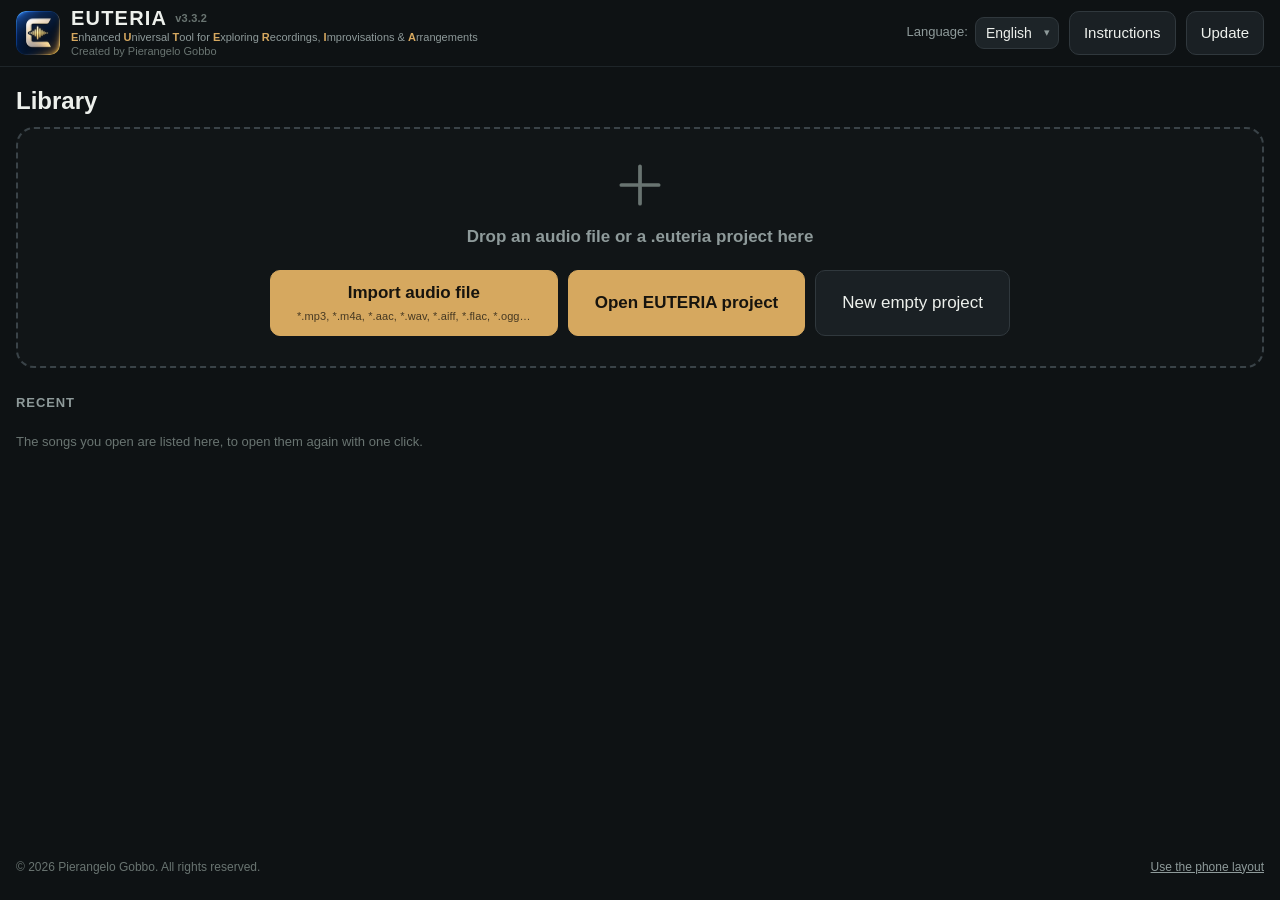
<file: index.html>
<!doctype html>
<html lang="en">
<head>
<meta charset="utf-8">
<meta name="viewport" content="width=device-width, initial-scale=1, viewport-fit=cover">
<meta name="theme-color" content="#0e1214">
<meta name="description" content="EUTERIA, Enhanced Universal Tool for Exploring Recordings, Improvisations &amp; Arrangements: practise with the separated parts of a song, choose the instruments, change tempo and key, loop a passage, record yourself over it, export the parts you need as MP3.">
<meta name="author" content="Pierangelo Gobbo">
<meta name="apple-mobile-web-app-capable" content="yes">
<meta name="mobile-web-app-capable" content="yes">
<!-- No apple-mobile-web-app-status-bar-style "black-translucent": with it, iOS 26 draws a
     dark fade over the top of the Home Screen app (the page runs under the status bar);
     without it the status bar is opaque, coloured by theme-color, and the page starts below. -->
<meta name="apple-mobile-web-app-title" content="EUTERIA">
<title>EUTERIA</title>
<link rel="manifest" href="manifest.webmanifest">
<link rel="icon" type="image/png" sizes="32x32" href="app/icons/favicon-32.png">
<link rel="icon" type="image/png" sizes="192x192" href="app/icons/icon-192.png">
<link rel="apple-touch-icon" href="app/icons/apple-touch-icon.png">
<link rel="stylesheet" href="app/app.css">
<script src="version.js"></script>
<script>
  // The layout, chosen before the first paint: "phone" (library inside the
  // app, number fields) on phones and tablets, "computer" (open files from
  // any folder, sliders) elsewhere. ?layout= or the choice saved in the
  // footer overrides it.
  (function () {
    var choice = null;
    try {
      choice = new URLSearchParams(location.search).get("layout") || localStorage.getItem("euteria.layout");
    } catch (e) {}
    var ua = navigator.userAgent;
    var handheld = (navigator.userAgentData && navigator.userAgentData.mobile) || /iPhone|iPad|iPod|Android|Mobile/.test(ua) ||
      (/Macintosh/.test(ua) && navigator.maxTouchPoints > 1);
    document.documentElement.dataset.layout = choice === "phone" || choice === "computer" ? choice : handheld ? "phone" : "computer";
  })();
</script>
<script type="module" src="app/app.js"></script>
<!-- The visit counter's switch (3.3.1, app/counter.js): #goatcounter-off leaves this device out
     of the count, #goatcounter-on counts it again, #toggle-goatcounter (GoatCounter's own) does
     one or the other. Set here, before GoatCounter reads the address, so that it shows no alert of
     its own (an alert stops the tab, and a tab stopped held the others up); then the address is
     cleaned, so that loading it again changes nothing. The app says what was done. -->
<script>
  (function () {
    try {
      var h = location.hash, off = h === "#goatcounter-off", on = h === "#goatcounter-on";
      if (h === "#toggle-goatcounter") {
        if (localStorage.getItem("skipgc") === "t") on = true;
        else off = true;
      }
      if (!off && !on) return;
      if (off) localStorage.setItem("skipgc", "t");
      else localStorage.removeItem("skipgc");
      sessionStorage.setItem("euteria.counting-switched", off ? "off" : "on");
      history.replaceState(null, "", location.pathname + location.search);
    } catch (e) {}
  })();
</script>
<!-- Visit counter (GoatCounter): page loads only, no cookies, no personal data. -->
<script data-goatcounter="https://euteria.goatcounter.com/count" async src="https://gc.zgo.at/count.js"></script>
</head>
<body data-view="start">
<header class="appbar">
  <div class="appbar-inner">
    <div class="brand">
      <img class="logo" src="app/icons/logo-96.png" alt="" width="44" height="44">
      <div class="brand-text">
        <div class="name" translate="no">EUTERIA <span id="app-version" class="version"></span></div>
        <p class="acronym" title="EUTERIA" translate="no"><span><b>E</b>nhanced <b>U</b>niversal <b>T</b>ool for <b>E</b>xploring</span> <span><b>R</b>ecordings, <b>I</b>mprovisations &amp; <b>A</b>rrangements</span></p>
        <p class="author">Created by Pierangelo Gobbo</p>
      </div>
    </div>
    <!-- The language, at the left of Update (the library) or of Library (a song, Save under it).
         On the phone a small "EN ▾": the menu itself, invisible, lies over it.
         Instructions: between the language and Update (the library), under the language (a
         song); on the phone a small "?" under the language, on both screens. -->
    <div class="appbar-actions">
      <label class="lang">
        <span class="lang-label computer-only">Language:</span>
        <span class="lang-pick">
          <select id="lang-select" aria-label="Language"></select>
          <span id="lang-short" class="lang-short phone-only" aria-hidden="true" translate="no"></span>
        </span>
      </label>
      <button id="help" class="help-btn" type="button" aria-label="Instructions" aria-haspopup="dialog"><span class="computer-only">Instructions</span><span class="phone-only" aria-hidden="true" translate="no">?</span></button>
      <div id="song-nav" class="song-nav" hidden>
        <button id="back" class="library-btn" type="button">Library</button>
        <button id="save-top" class="primary save-top" type="button">Save</button>
      </div>
      <button id="update" class="update-btn" type="button">Update</button>
    </div>
  </div>
  <!-- The messages: a band that opens under this bar (on a computer with a song open, under the
       transport; app.js moves it there) over the page, while there is something to say. -->
  <div id="notice-band" class="notice-band">
    <div class="notice-inner">
      <div class="notice-body">
        <div class="notice-row">
          <p id="notice" class="notice" role="status" aria-live="polite" hidden></p>
          <button id="notice-action" type="button" class="small notice-action" hidden></button>
          <button id="notice-close" type="button" class="small ghost notice-close" aria-label="Close this message" hidden>✕</button>
        </div>
        <div id="notice-bar" class="notice-bar" hidden><span id="notice-fill" class="notice-fill"></span></div>
      </div>
    </div>
  </div>
</header>

<main>
  <p id="unsupported" class="notice error" hidden>This browser cannot run EUTERIA: it needs a recent version of Safari, Chrome, Edge or Firefox.</p>

  <!-- The song open, from the library -->
  <div id="now" class="now" hidden>
    <button id="now-play" class="now-play" type="button" aria-label="Play">▶</button>
    <button id="now-open" class="now-open" type="button">
      <span id="now-title" class="title"></span>
      <span id="now-time" class="meta"></span>
    </button>
    <span class="chev" aria-hidden="true">›</span>
  </div>

  <!-- Phone layout: the library -->
  <section id="library-view" class="view" hidden>
    <h1 class="home-title">Library</h1>
    <div class="open-buttons">
      <label id="add-label" class="button primary" for="add-input">Import audio file</label>
      <label id="add-project-label" class="button primary" for="add-project-input">Open EUTERIA project</label>
      <button id="new-project-phone" class="new-project" type="button">New empty project</button>
      <input id="add-input" type="file" hidden accept="audio/*,.mp3,.m4a,.aac,.wav,.aif,.aiff,.flac,.caf">
      <input id="add-project-input" type="file" hidden>
    </div>
    <ul id="lib-list" class="lib-list"></ul>
    <div id="lib-empty" class="empty" hidden>
      <p>No songs yet.</p>
      <p data-i18n-html><b>Open EUTERIA project</b> adds a <b>.euteria</b> project, from the Files app, a download or a chat. <b>Import audio file</b> makes a project of an audio file (MP3, M4A, WAV…), for tempo, key, loop, bars and chords. <b>New empty project</b> makes a project with no audio, to record into.</p>
    </div>
    <div id="lib-foot" class="lib-foot" hidden>
      <span id="lib-usage"></span>
      <button id="lib-clear" class="ghost danger" type="button">Delete all</button>
    </div>
    <p id="lib-hint" class="hint" hidden></p>
    <p id="lib-unsupported" class="hint" hidden>This browser cannot keep songs inside the app: each song is opened from its file and stays open until the next one.</p>
  </section>

  <!-- Computer layout: the library, the songs opened before. A file dropped anywhere on the
       window opens; the box says so (2.14), with the three ways to open one in it. -->
  <section id="welcome-view" class="view" hidden>
    <h1 class="home-title">Library</h1>
    <div id="drop-zone" class="drop-zone">
      <span class="drop-plus" aria-hidden="true"></span>
      <p class="drop-text">Drop an audio file or a .euteria project here</p>
      <div class="open-buttons">
        <button id="open-audio" class="primary big" type="button"><span>Import audio file</span><span class="btn-sub" translate="no">*.mp3, *.m4a, *.aac, *.wav, *.aiff, *.flac, *.ogg…</span></button>
        <button id="open-project" class="primary big" type="button">Open EUTERIA project</button>
        <button id="new-project" class="big new-project" type="button">New empty project</button>
      </div>
    </div>
    <h2 class="recent-title">Recent</h2>
    <ul id="recent-list" class="recent-list"></ul>
    <p id="recent-empty" class="hint" hidden>The songs you open are listed here, to open them again with one click.</p>
    <p id="recent-trouble" class="hint warn" hidden></p>
  </section>
  <input id="open-input" type="file" hidden>
  <input id="analysis-input" type="file" hidden>

  <!-- The player -->
  <section id="player-view" class="view" hidden>
    <!-- The transport stays in view. At its top (2.12) the tabs of the song's tools, as the
         ribbon of a word processor: a click opens the panel of a tab under the transport, a click
         again closes it, one at a time (on the phone, icons under the transport, the panel coming
         up from the bottom); at the right, Keys (a computer). Then the song's name (a click turns
         it into a field to rename the project), its tracks and length, and at the right Undo and
         Redo (app/history.js). -->
    <div id="transport" class="transport">
      <nav id="ribbon-tabs" class="ribbon-tabs" aria-label="Song tools">
        <button id="tab-analysis" type="button" class="rtab" data-tab="analysis" aria-controls="analysis-card" aria-expanded="false"><span class="rtab-name">Song analysis</span><span class="rtab-short" aria-hidden="true">Analysis</span><span class="rtab-badge" aria-hidden="true" hidden></span></button>
        <button id="tab-tempo" type="button" class="rtab" data-tab="tempo" aria-controls="tempo-card" aria-expanded="false"><span class="rtab-name">Tempo and key</span><span class="rtab-short" aria-hidden="true">Tempo</span><span class="rtab-badge" aria-hidden="true" hidden></span></button>
        <button id="tab-metro" type="button" class="rtab" data-tab="metro" aria-controls="metro-card" aria-expanded="false"><span class="rtab-name">Metronome</span><span class="rtab-short" aria-hidden="true">Metronome</span><span class="rtab-badge" aria-hidden="true" hidden></span></button>
        <button id="tab-bars" type="button" class="rtab computer-only" data-tab="bars" aria-controls="bars-card" aria-expanded="false"><span class="rtab-name">Bars and chords</span><span class="rtab-short" aria-hidden="true">Bars</span><span class="rtab-badge" aria-hidden="true" hidden></span></button>
        <button id="tab-tracks" type="button" class="rtab computer-only" data-tab="tracks" aria-controls="clips-card" aria-expanded="false"><span class="rtab-name">Tracks</span><span class="rtab-short" aria-hidden="true">Tracks</span><span class="rtab-badge" aria-hidden="true" hidden></span></button>
        <button id="tab-record" type="button" class="rtab" data-tab="record" aria-controls="input-card" aria-expanded="false"><span class="rtab-name">Recording</span><span class="rtab-short" aria-hidden="true">Record</span><span class="rtab-badge" aria-hidden="true" hidden></span></button>
        <button id="tab-export" type="button" class="rtab" data-tab="export" aria-controls="project-card" aria-expanded="false"><span class="rtab-name">File export and sharing</span><span class="rtab-short" aria-hidden="true">Export</span><span class="rtab-badge" aria-hidden="true" hidden></span></button>
        <button id="tab-help" type="button" class="rtab computer-only" data-tab="help" aria-controls="guide-card" aria-expanded="false"><span class="rtab-name">Help</span><span class="rtab-short" aria-hidden="true">Help</span><span class="rtab-badge" aria-hidden="true" hidden></span></button>
        <button id="keys-btn" type="button" class="keys-btn computer-only" aria-expanded="false" aria-controls="keys-pop">Shortcuts</button>
      </nav>
      <div class="song-head">
        <h1 id="song-title-h"><button id="song-title" type="button" class="title-btn" title="Click to rename the project" disabled></button></h1>
        <input id="song-title-input" class="title-input" type="text" maxlength="120" aria-label="Name of the project" autocomplete="off" autocorrect="off" spellcheck="false" enterkeyhint="done" hidden>
        <p id="song-meta" class="meta"></p>
        <div class="steps" role="group" aria-label="Undo and redo">
          <button id="undo" type="button" class="small step-btn" disabled></button>
          <button id="redo" type="button" class="small step-btn" disabled></button>
        </div>
      </div>
      <div class="transport-inner">
        <span id="time-now" class="times-now">0:00.0</span>
        <input id="seek" type="range" min="0" max="1000" value="0" aria-label="Position">
        <span id="time-total" class="times-total">0:00</span>
        <div class="transport-row">
          <button id="play" type="button" class="round play" aria-label="Play">▶</button>
          <button id="stop" type="button" class="round" aria-label="Stop: back to the start">■</button>
          <button id="back5" type="button" class="round" aria-label="Back 5 seconds">−5s</button>
          <button id="fwd5" type="button" class="round" aria-label="Forward 5 seconds">+5s</button>
          <button id="loop-quick" type="button" class="round loop-quick" aria-pressed="false" aria-label="Loop on or off">Loop</button>
          <button id="metro-quick" type="button" class="round metro-quick" aria-pressed="false" aria-label="Metronome on or off" title="Metronome on or off (M)"><svg class="metro-icon" viewBox="0 0 24 24" aria-hidden="true" fill="none" stroke="currentColor" stroke-width="1.8" stroke-linecap="round" stroke-linejoin="round"><path d="M9.6 3h4.8l3.4 18H6.2z"/><path d="M7.4 15.2h9.2"/><path d="M12 15.2l4.6-8.6"/><circle cx="15.1" cy="9.4" r="1.3" fill="currentColor"/></svg></button>
          <button id="record" type="button" class="round rec" aria-pressed="false" aria-label="Record a take" title="Record a take over the song (R)" hidden><span class="rec-dot" aria-hidden="true"></span></button>
        </div>
      </div>
      <!-- Shortcuts (a computer): the keys and what the mouse does in the timeline, in a small
           window under the button (app.js writes the lists). How to edit the chords and the clips
           is in their tabs. -->
      <div id="keys-pop" class="keys-pop computer-only" role="dialog" aria-label="Shortcuts" hidden>
        <div class="keys-cols">
          <section><h3 class="keys-head">Keyboard</h3><dl id="keys-keyboard" class="keys-list"></dl></section>
          <section><h3 class="keys-head">Mouse</h3><dl id="keys-mouse" class="keys-list"></dl></section>
        </div>
      </div>
      <!-- The panels of the tabs, each in groups with their name over them (the ribbon). On the
           phone app.js moves them into the player, where the one open comes up from the bottom.
           A help text (.rtip) is the tooltip of its group on a computer. -->
      <div id="ribbon" class="ribbon">
        <!-- Song analysis (2.14: three parts): the instruments separated (a computer); the tempo
             found and the grid of the bars it makes (its tempo, meter and first beat); the chords
             found. A part with nothing to show (a phone, a song being separated) is hidden. -->
        <section id="analysis-card" class="rpanel analysis-card" data-tab="analysis" aria-labelledby="tab-analysis">
          <div class="rpanel-head"><h2>Song analysis</h2><button type="button" class="ghost rpanel-close" aria-label="Close">✕</button></div>
          <div class="rgroups">
            <div class="rgroup find-group sep-group">
              <h3 class="rgroup-title">Stem separation</h3>
              <div class="analysis-find">
                <button id="separate" type="button" class="small find-btn rbig" hidden>Separate instruments</button>
              </div>
            </div>
            <!-- The tempo found, and the grid: tempo, meter and first beat -->
            <div class="rgroup grid-group">
              <h3 class="rgroup-title">Tempo and grid</h3>
              <div class="tempo-grid">
              <button id="find-bpm" type="button" class="small find-btn rbig" title="Find the tempo of the song and make the grid of its bars" hidden>Detect tempo</button>
              <div id="grid-edit" class="edit-panel grid-edit" hidden>
                <div class="edit-row grid-row">
                  <div class="edit-item bpm-item">
                    <div id="bpm-box"></div>
                    <div class="bpm-scale" role="group" aria-label="Double or halve the tempo of the grid">
                      <button id="bpm-double" type="button" class="small" title="Double the tempo of the grid: bars half as long"><span translate="no">×2</span></button>
                      <button id="bpm-half" type="button" class="small" title="Halve the tempo of the grid: bars twice as long"><span translate="no">÷2</span></button>
                    </div>
                  </div>
                  <div id="meter-box" class="edit-item"></div>
                </div>
                <div class="edit-row grid-row">
                  <div class="edit-item anchor-item">
                    <button id="set-anchor" type="button" class="small" title="A bar starts at the playhead: the first beat of the grid">Set first beat</button>
                    <div id="anchor-box"></div>
                  </div>
                  <p id="tempo-bpm" class="tempo-bpm" hidden></p>
                </div>
              </div>
              </div>
            </div>
            <div class="rgroup find-group chords-find-group">
              <h3 class="rgroup-title">Chords</h3>
              <div class="analysis-find">
                <button id="find-chords" type="button" class="small find-btn rbig" title="Find the chords of the song and write them in the bars" hidden>Detect chords</button>
              </div>
            </div>
            <!-- An analysis someone shared (3.1, src/shared.js): its bars, sections and chords come
                 into the song open, lined up with its audio. -->
            <div class="rgroup import-group">
              <h3 class="rgroup-title">Import</h3>
              <div class="analysis-find">
                <button id="community-search" type="button" class="small rbig">Search the community…</button>
                <button id="import-analysis" type="button" class="small rbig">Analysis from a file…</button>
                <!-- 3.2: what the import pasted, moved a bar (chords and sections) or a beat (chords) at a time -->
                <div id="paste-shift" class="paste-shift" role="group" aria-label="Move what was imported" hidden>
                  <button id="shift-bar-back" type="button" class="small" title="One bar earlier: the chords and the sections imported">«</button>
                  <button id="shift-beat-back" type="button" class="small" title="One beat earlier: the chords imported">‹</button>
                  <button id="shift-beat-on" type="button" class="small" title="One beat later: the chords imported">›</button>
                  <button id="shift-bar-on" type="button" class="small" title="One bar later: the chords and the sections imported">»</button>
                </div>
              </div>
              <p class="hint rtip">The analysis of this song that someone published in the community, or shared with you with Share analysis (File export and sharing): its chords and sections are pasted onto the bars of this song (a song without bars takes its bars too). If they do not fall in place, the arrows that come up move them by a beat or a bar. Undo takes it away.</p>
            </div>
          </div>
          <div class="rpanel-foot">
            <!-- Separating the instruments (computer) -->
            <div id="sep-panel" class="sep-panel computer-only" hidden>
              <div id="sep-bar" class="sep-bar"><div id="sep-fill" class="sep-fill"></div></div>
              <p id="sep-text" class="sep-text" role="status" aria-live="polite"></p>
              <button id="sep-stop" type="button" class="small ghost danger">Stop</button>
              <button id="sep-close" type="button" class="small ghost" aria-label="Close this message" hidden>✕</button>
            </div>
            <p id="edit-status" class="edit-status" role="status" aria-live="polite"></p>
          </div>
        </section>

        <!-- Bars and chords (2.14, a computer): the bars and chords shown or hidden, the chords of
             the bars selected beat by beat, the bar, copy and paste, Clear chords (app.js moves them
             here from over the timeline, where the phone keeps them), and how to edit them. -->
        <section id="bars-card" class="rpanel bars-card" data-tab="bars" aria-labelledby="tab-bars">
          <div class="rpanel-head"><h2>Bars and chords</h2><button type="button" class="ghost rpanel-close" aria-label="Close">✕</button></div>
          <div class="rgroups">
            <div id="bars-view-group" class="rgroup">
              <h3 class="rgroup-title">View</h3>
              <button id="bars-eye" type="button" class="rbig" aria-pressed="true">Show</button>
            </div>
            <div class="rgroup bars-chords-group">
              <h3 class="rgroup-title">Chords of the bar</h3>
              <div id="bars-chords-slot" class="rgroup-row"></div>
              <p class="hint rtip">The boxes are the beats of the bar. Chords typed one after the other in a box spread over the rest of the bar: two in the first box go on beats 1 and 3. An empty box removes its chord.</p>
            </div>
            <div class="rgroup">
              <h3 class="rgroup-title">Bar</h3>
              <div id="bars-bar-slot" class="rgroup-row"></div>
              <p class="hint rtip">The bar selected: ‹ › go to the bar before or after. A number typed here renumbers the bars from the one selected.</p>
            </div>
            <div class="rgroup">
              <h3 class="rgroup-title">Edit</h3>
              <div class="rgroup-row">
                <div id="bars-copy-slot" class="bars-copy"></div>
                <div id="bars-clear-slot"></div>
              </div>
            </div>
            <!-- The note of the bars selected (2.21), where How to was (its lines are in Shortcuts). -->
            <div class="rgroup note-group">
              <h3 class="rgroup-title">Note</h3>
              <div id="bars-note-slot" class="rgroup-row"></div>
              <p class="hint rtip">The note of the bars selected in the Notes lane, the top one: click a bar or a note there, or drag along bars, and write. After a section is selected, a click on its bars there writes the note of the section, a click again the note of one bar. Return keeps it, an empty note is taken away. The mouse resting on the notes, the chords or the sections shows them whole.</p>
            </div>
          </div>
        </section>

        <!-- Tracks (2.14, a computer): the clips of the tracks, cut at the playhead, copied, pasted
             and deleted, with their keys, and how to select, move, shorten and fade them. -->
        <section id="clips-card" class="rpanel clips-card" data-tab="tracks" aria-labelledby="tab-tracks">
          <div class="rpanel-head"><h2>Tracks</h2><button type="button" class="ghost rpanel-close" aria-label="Close">✕</button></div>
          <div class="rgroups">
            <div class="rgroup">
              <h3 class="rgroup-title">Clips</h3>
              <div id="clip-tools" class="clip-tools" role="group" aria-label="Clips">
                <button id="clip-cut" type="button" class="rbig" title="Cut the clips selected at the playhead (C)" disabled><span>Cut</span><span class="rkey" translate="no">C</span></button>
                <button id="clip-copy" type="button" class="rbig" disabled><span>Copy</span><span id="clip-copy-key" class="rkey" translate="no">Ctrl+C</span></button>
                <button id="clip-paste" type="button" class="rbig" disabled><span>Paste</span><span id="clip-paste-key" class="rkey" translate="no">Ctrl+V</span></button>
                <button id="clip-delete" type="button" class="rbig" title="Delete the clips selected (X)" disabled><span>Delete</span><span class="rkey" translate="no">X</span></button>
              </div>
            </div>
            <div class="rgroup howto-group">
              <h3 class="rgroup-title">How to</h3>
              <ul class="howto howto-wide">
                <li data-i18n-html><b>Select</b>: click the strip at the top of a track (Esc: none).</li>
                <li data-i18n-html><b>Move</b>: drag a clip, by the eighth note (Alt: freely).</li>
                <li data-i18n-html><b>To another track</b>: drag the clip up or down onto it.</li>
                <li data-i18n-html><b>More clips</b>: shift-click (Ctrl+A, ⌘A: all); a change acts on them all.</li>
                <li data-i18n-html><b>Edges and fades</b>: drag its edges, or the knobs at its corners.</li>
                <li data-i18n-html><b>Over another</b>: both play; a click again takes the one under.</li>
                <li data-i18n-html><b>Paste</b>: at the playhead, as takes, in this song or another.</li>
              </ul>
            </div>
          </div>
        </section>

        <!-- Help (2.14, a computer): the instructions. -->
        <section id="guide-card" class="rpanel guide-card" data-tab="help" aria-labelledby="tab-help">
          <div class="rpanel-head"><h2>Help</h2><button type="button" class="ghost rpanel-close" aria-label="Close">✕</button></div>
          <div class="rgroups">
            <div class="rgroup">
              <h3 class="rgroup-title">Guide</h3>
              <button id="guide-open" type="button" class="rbig" aria-haspopup="dialog">Instructions</button>
            </div>
          </div>
        </section>

        <section id="tempo-card" class="rpanel tempo-card" data-tab="tempo" aria-labelledby="tab-tempo">
          <div class="rpanel-head"><h2>Tempo and key</h2><button type="button" class="ghost rpanel-close" aria-label="Close">✕</button></div>
          <div class="rgroups">
            <div class="rgroup tempo-group">
              <h3 class="rgroup-title">Tempo</h3>
              <div id="tempo-box" class="control-box"></div>
            </div>
            <div class="rgroup key-group">
              <h3 class="rgroup-title">Key</h3>
              <div class="rgroup-row">
                <div id="key-box" class="control-box"></div>
                <p id="key-hint" class="hint rnote">The key moves every instrument except the drums.</p>
              </div>
            </div>
            <!-- The fine tuning (2.18): the song's own tuning measured against A at 440 Hz and
                 shown as a tuner shows it (its needle where the song sounds now), moved a cent at a
                 time either way (app/controls.js tunerField()); Tune puts the needle in the middle,
                 0 leaves the song as it was recorded. -->
            <div class="rgroup tuning-group">
              <h3 class="rgroup-title">Tuning</h3>
              <div id="tuning-box" class="control-box"></div>
              <div class="tuning-row">
                <button id="tune-song" type="button" class="small" title="Move the song to A at 440 Hz: the needle goes to the middle">Tune</button>
                <button id="tune-zero" type="button" class="small" title="No correction: the song as it was recorded"><span translate="no">0</span></button>
                <p id="tuning-reading" class="rnote tuning-reading" aria-live="polite"></p>
              </div>
              <p class="hint rtip">A song may have been recorded a little above or below A at 440 Hz. EUTERIA measures how far, and the needle shows how the song sounds now against 440 Hz: ◀ and ▶ move it a cent at a time (held, faster), Tune puts it in the middle, 0 takes the correction away. The correction moves every instrument except the drums, as the key does, and goes into the MP3 exported.</p>
            </div>
          </div>
        </section>

        <!-- The metronome, on the beats of the grid or at a tempo of its own (src/metronome.js): on
             and off, its tempo, its volume, each beat of the bar a beat, an accent or silent; the bars
             of count-in before playback; bars with the clicks, then silent bars (the metronome, the
             tracks or both), or silent bars at random; the speed training. -->
        <section id="metro-card" class="rpanel metro-card" data-tab="metro" aria-labelledby="tab-metro">
          <div class="rpanel-head"><h2>Metronome</h2><button type="button" class="ghost rpanel-close" aria-label="Close">✕</button></div>
          <div id="metro" class="metro rgroups">
            <div class="rgroup click-group">
              <h3 class="rgroup-title">Click</h3>
              <div class="metro-row">
                <button id="metro-on" type="button" class="metro-on" aria-pressed="false" aria-label="Metronome" title="Turns the metronome on or off"><span class="dot" aria-hidden="true"></span><span id="metro-state">Off</span></button>
                <div class="metro-item">
                  <div id="metro-bpm-box" class="metro-bpm-box"></div>
                  <button id="metro-follow" type="button" class="small ghost metro-follow" hidden>Follow the song</button>
                </div>
              </div>
              <div class="metro-row">
                <div class="metro-item">
                  <span class="mini-label phone-only">Beats</span>
                  <div id="metro-beats" class="metro-beats" role="group" aria-label="The beats of the bar: a click goes from beat to accent to silent"></div>
                </div>
                <div class="metro-item metro-volume" title="Volume">
                  <span class="mini-label phone-only">Volume</span>
                  <div id="metro-volume-box" class="metro-volume-box"></div>
                </div>
              </div>
            </div>
            <div class="rgroup count-group">
              <h3 class="rgroup-title">Count-in</h3>
              <div class="metro-row">
                <div class="num metro-count"><div class="value"><select id="metro-count" aria-label="Count-in"></select></div></div>
              </div>
              <div class="metro-row">
                <label class="mini-label" for="metro-mode">Plays</label>
                <div class="num metro-mode"><div class="value"><select id="metro-mode"></select></div></div>
              </div>
            </div>
            <!-- Silent bars, a mode of the metronome as Speed training is: off with every song; on,
                 the bars with the clicks and the silent ones alternate as set here (or come at
                 random), silencing the metronome, the tracks or both. -->
            <div class="rgroup metro-mute-sub">
              <h3 class="rgroup-title">Silent bars</h3>
              <div class="metro-row metro-cycle">
                <button id="metro-mute-on" type="button" class="metro-on" aria-pressed="false" aria-label="Silent bars on or off" title="Silent bars: the metronome clicks for some bars, then is silent for some, to check that you keep the time"><span class="dot" aria-hidden="true"></span><span id="metro-mute-state">Off</span></button>
                <button id="metro-random" type="button" class="small toggle-pill" aria-pressed="false" title="Muted bars at random, as many on the whole">Random 💀</button>
                <div class="num metro-silence" title="What to mute"><div class="value"><select id="metro-silence" aria-label="What to mute"></select></div></div>
              </div>
              <div class="metro-row metro-cycle">
                <span class="metro-group"><span class="mini-label"><span class="phone-only">Clicks for</span><span class="computer-only">Clicks</span></span><span class="metro-pair"><span id="metro-play-box"></span><span id="metro-play-unit" class="mini-label phone-only">bars,</span></span></span>
                <span class="metro-group"><span class="mini-label"><span class="phone-only">then mute for</span><span class="computer-only">then mute</span></span><span class="metro-pair"><span id="metro-mute-box"></span><span id="metro-mute-unit" class="mini-label">bars</span></span></span>
              </div>
            </div>
            <!-- Speed training: with the loop on, the speed goes up by a step every few passes of
                 the loop, up to a target. -->
            <div class="rgroup trainer-group">
              <h3 class="rgroup-title">Speed training</h3>
              <div id="trainer" class="trainer">
                <div class="metro-row">
                  <button id="trainer-on" type="button" class="metro-on" aria-pressed="false" aria-label="Speed training" title="Turns the speed training on or off"><span class="dot" aria-hidden="true"></span><span id="trainer-state">Off</span></button>
                  <span class="trainer-item"><span class="mini-label two-lines">Passes per step</span><span id="trainer-every-box"></span></span>
                </div>
                <div class="metro-row">
                  <span class="trainer-item"><span class="mini-label">From</span><span id="trainer-from-box"></span></span>
                  <span class="trainer-item"><span class="mini-label">Up to</span><span id="trainer-target-box"></span></span>
                  <span class="trainer-item"><span class="mini-label">Step</span><span id="trainer-step-box"></span></span>
                </div>
              </div>
              <p class="hint rtip">Switching it on sets the speed to the one it starts from (for example 70%). With the loop on, the speed then goes up by the step at every pass of the loop, or every few passes, up to the speed to reach.</p>
            </div>
          </div>
          <div class="rpanel-foot">
            <p id="metro-mode-hint" class="hint" hidden></p>
            <p id="metro-hint" class="hint" hidden></p>
            <p id="metro-random-hint" class="hint" hidden></p>
            <p id="trainer-hint" class="hint warn" hidden></p>
          </div>
        </section>

        <!-- What Record records from: ↻, the menu of the inputs, the level. -->
        <section id="input-card" class="rpanel input-card" data-tab="record" aria-labelledby="tab-record" hidden>
          <div class="rpanel-head"><h2 id="input-label">Recording input</h2><button type="button" class="ghost rpanel-close" aria-label="Close">✕</button></div>
          <div class="rgroups">
            <div class="rgroup input-group">
              <h3 class="rgroup-title">Input</h3>
              <div class="input-row">
                <button id="input-refresh" type="button" class="small input-refresh" aria-label="Look for the inputs again">↻</button>
                <span class="select-wrap"><select id="input-select" aria-labelledby="input-label"></select></span>
              </div>
            </div>
            <div class="rgroup level-group">
              <h3 class="rgroup-title">Level of the input (dB)</h3>
              <span id="input-meter" class="input-meter" aria-hidden="true"
                title="Level of the input, in dB (0 dB: the loudest a take can be). Green, then yellow; red is too loud, the take may distort. It lights up for a few seconds after an input is chosen, and while recording.">
                <span class="meter-bar"><span id="input-unlit" class="meter-unlit"></span><span id="input-peak" class="meter-peak"></span></span>
                <span id="input-scale" class="meter-scale"></span><span class="meter-unit">dB</span>
              </span>
            </div>
          </div>
        </section>

        <section id="project-card" class="rpanel project-card" data-tab="export" aria-labelledby="tab-export">
          <div class="rpanel-head"><h2>File export and sharing</h2><button type="button" class="ghost rpanel-close" aria-label="Close">✕</button></div>
          <div class="rgroups">
            <!-- The details of the song (3.0; those of the chord chart since 2.16): the left column as
                 the left of a score's first page (title, subtitle, lyricist), the middle one as its
                 right (composer, arranger) and its foot (copyright), the right one the recording
                 (performer, album, year), filled in from the tags of the audio file when it has them. -->
            <div class="rgroup song-group">
              <h3 class="rgroup-title">Song</h3>
              <p class="hint top rtip">The details of the song, saved with it. Title, Subtitle, Lyricist, Composer, Arranger and Copyright go at the top of the chord chart for MuseScore; Performer, Album and Year say which recording it is. What the audio file says of itself in its tags fills in the empty ones.</p>
              <div id="chart-credits" class="chart-credits">
                <label class="credit"><span class="mini-label">Title</span><input id="credit-title" type="text" maxlength="120" autocomplete="off" spellcheck="false" enterkeyhint="done" title="The title of the chart: the song's name until another is typed"></label>
                <label class="credit"><span class="mini-label">Subtitle</span><input id="credit-subtitle" type="text" maxlength="120" autocomplete="off" spellcheck="false" enterkeyhint="done"></label>
                <label class="credit"><span class="mini-label">Lyricist</span><input id="credit-lyricist" type="text" maxlength="120" autocomplete="off" spellcheck="false" enterkeyhint="done"></label>
                <label class="credit"><span class="mini-label">Composer</span><input id="credit-composer" type="text" maxlength="120" autocomplete="off" spellcheck="false" enterkeyhint="done"></label>
                <label class="credit"><span class="mini-label">Arranger</span><input id="credit-arranger" type="text" maxlength="120" autocomplete="off" spellcheck="false" enterkeyhint="done"></label>
                <label class="credit"><span class="mini-label">Copyright</span><input id="credit-copyright" type="text" maxlength="120" autocomplete="off" spellcheck="false" enterkeyhint="done"></label>
                <label class="credit"><span class="mini-label">Performer</span><input id="credit-performer" type="text" maxlength="120" autocomplete="off" spellcheck="false" enterkeyhint="done"></label>
                <label class="credit"><span class="mini-label">Album</span><input id="credit-album" type="text" maxlength="120" autocomplete="off" spellcheck="false" enterkeyhint="done"></label>
                <label class="credit"><span class="mini-label">Year</span><input id="credit-year" type="text" maxlength="12" inputmode="numeric" autocomplete="off" spellcheck="false" enterkeyhint="done"></label>
              </div>
            </div>
            <div class="rgroup project-group">
              <h3 class="rgroup-title">Project</h3>
              <div class="row">
                <button id="share-song" type="button" class="primary rbig">Share project…</button>
                <button id="share-analysis" type="button" class="rbig" title="The bars, sections and chords of the song and its details, without the audio: a small file for whoever has the same recording, who imports it into theirs (Song analysis, Import)">Share analysis…</button>
                <button id="community-publish" type="button" class="rbig">Publish to the community…</button>
                <button id="save-as" type="button" class="rbig">Save as new project…</button>
              </div>
              <p id="project-hint" class="hint rtip">Saves the song and sends its file (.euteria), with its bars, chords and practice settings, by email, WhatsApp and so on.</p>
              <p id="project-status" class="status" role="status" aria-live="polite"></p>
            </div>
            <!-- The bars and chords as a chord chart for MuseScore (MusicXML, src/musicxml.js). -->
            <div class="rgroup chart-group">
              <h3 class="rgroup-title">Chord chart</h3>
              <p class="hint top rtip">The bars and chords as a chord chart (MusicXML) to open, edit and print in MuseScore: a slash for each beat, each chord on its beat, the sections, a new line after the bars per line set here and at each section, in the key the song is in now; at the top, the title and the other details of the chart written in Song.</p>
              <div class="row chart-row">
                <button id="export-chart" type="button" class="rbig">Export for MuseScore</button>
                <span class="chart-lines"><span class="mini-label">Bars per line</span><span id="chart-lines-box"></span></span>
              </div>
              <p id="chart-status" class="status rtip" role="status" aria-live="polite"></p>
            </div>
            <div class="rgroup mp3-group">
              <h3 class="rgroup-title">Export MP3</h3>
              <p id="export-hint" class="hint top rtip">The stems and the takes that are on, as they sound now (volumes, tempo, key); with no stem on, the Original Track. The MP3 files of this song stay here until EUTERIA closes: they are not saved in the project.</p>
              <div class="row mp3-row">
                <button id="export" type="button" class="rbig">Export MP3</button>
                <!-- The MP3 files exported: listed here (phone), or in a small window under their
                     button (a computer). -->
                <div class="exports-wrap">
                  <button id="exports-toggle" type="button" class="exports-toggle computer-only" aria-expanded="false" aria-controls="exports-pop" hidden></button>
                  <div id="exports-pop" class="exports-pop">
                    <div id="exports-head" class="exports-head" hidden>
                      <span id="exports-count"></span>
                      <button id="exports-clear" type="button" class="ghost danger small">Delete all</button>
                    </div>
                    <div id="exports" class="exports"></div>
                    <div id="export-actions" class="row" hidden>
                      <button id="download" type="button" class="primary">Download</button>
                      <button id="share" type="button" class="primary" hidden>Share…</button>
                    </div>
                  </div>
                </div>
              </div>
            </div>
          </div>
          <div class="rpanel-foot">
            <p id="export-status" class="status"></p>
          </div>
        </section>
      </div>
    </div>

    <section class="card timeline-card">
      <!-- Over the tracks, in one row (more on the phone): the bars and chords shown or hidden
           (the eye beside Bars and chords), the chords of the bars selected in the chord lane, beat by
           beat, the bar (‹ ›, its number), copy and paste, Clear chords; then the zoom. -->
      <div class="tl-toolbar">
        <div id="chord-edit" class="chord-edit" hidden>
          <div id="grid-view" class="grid-view" hidden>
            <span class="grid-view-label">Bars and chords</span>
            <button id="grid-eye" type="button" class="small eye" aria-pressed="true" aria-label="Show the grid"></button>
          </div>
          <button id="chord-notation-phone" type="button" class="small notation-btn phone-only" title="Chords in the Italian names or in letters"></button>
          <!-- The chords of the bars selected, beat by beat: a field for each beat a chord may start on
               (four in 4/4, three in 3/4, two in 6/8); app/editor.js names them and hides those the meter has not. -->
          <div id="chord-slots" class="chord-slots off" role="group" aria-label="Chords of the selected bars, beat by beat">
            <input id="chord-slot-0" class="chord-slot" type="text" maxlength="40" autocomplete="off" autocorrect="off" autocapitalize="words" spellcheck="false" enterkeyhint="next" disabled>
            <input id="chord-slot-1" class="chord-slot" type="text" maxlength="40" autocomplete="off" autocorrect="off" autocapitalize="words" spellcheck="false" enterkeyhint="next" disabled>
            <input id="chord-slot-2" class="chord-slot" type="text" maxlength="40" autocomplete="off" autocorrect="off" autocapitalize="words" spellcheck="false" enterkeyhint="next" disabled>
            <input id="chord-slot-3" class="chord-slot" type="text" maxlength="40" autocomplete="off" autocorrect="off" autocapitalize="words" spellcheck="false" enterkeyhint="next" disabled>
          </div>
          <!-- The note of the bars selected (2.21): a computer moves it into the tab Bars and chords. -->
          <div id="note-box" class="note-box">
            <label class="mini-label note-label" for="note-text">Note</label>
            <textarea id="note-text" class="note-text" rows="2" maxlength="2000" autocomplete="off" autocapitalize="sentences" spellcheck="true" enterkeyhint="done" aria-label="Note on the bars selected" disabled></textarea>
          </div>
          <div class="bar-nav">
            <button id="bar-prev" type="button" class="small" aria-label="Previous bar" title="Previous bar">‹</button>
            <span class="mini-label">Bar</span>
            <div id="bar-box"></div>
            <button id="bar-next" type="button" class="small" aria-label="Next bar" title="Next bar">›</button>
          </div>
          <div class="clip">
            <button id="chord-copy" type="button" class="small" title="Copy the chords of the selected bars">Copy</button>
            <button id="chord-paste" type="button" class="small" title="Paste the chords copied">Paste</button>
          </div>
          <button id="clear-chords" type="button" class="small ghost danger" title="Remove all the chords: the grid stays">Clear chords</button>
        </div>
        <div class="spacer"></div>
        <div class="tool-group zoom-group">
          <span class="tool-label">Zoom</span>
          <div class="zoom" role="group" aria-label="Zoom">
            <button id="zoom-out" type="button" class="small" aria-label="Zoom out">−</button>
            <button id="zoom-level" type="button" class="small" title="Whole song" aria-label="Zoom: back to the whole song">100%</button>
            <button id="zoom-in" type="button" class="small" aria-label="Zoom in">+</button>
          </div>
        </div>
      </div>
      <!-- With the song transposed: the chords are shown in the new key -->
      <p id="chord-key" class="hint chord-key" hidden></p>
      <div id="tl-wrap" class="tl-wrap">
        <div id="tl-heads" class="tl-heads computer-only">
          <!-- Beside the overview, at the top of the column of the tracks: the zoom (2.14; app.js
               moves it here from over the timeline, where the phone keeps it). -->
          <div id="tl-zoom-slot" class="tl-zoom-slot"></div>
          <!-- Beside the lanes over the tracks: their names (the notes, the sections, the chords, the bars), then,
               beside the time scale, the buttons of the tracks. -->
          <div id="tl-side" class="tl-side">
            <span class="lane-name lane-notes"><span>Notes</span></span>
            <span class="lane-name lane-sections"><button id="deselect-bars" type="button" class="deselect-btn" title="Deselect the bars selected (Esc)" hidden>Deselect</button><span>Sections</span></span>
            <span class="lane-name lane-chords"><button id="lane-eye" type="button" class="small eye lane-eye" aria-pressed="true" aria-label="Show or hide the bars and chords"></button><button id="chord-notation" type="button" class="notation-btn" title="Chords in the Italian names or in letters"></button><span>Chords</span></span>
            <span class="lane-name lane-bars"><button id="deselect-range" type="button" class="deselect-btn range" title="Deselect the stretch chosen on the bar numbers" hidden>Deselect</button><span>Bars</span></span>
            <!-- Beside the time scale: the eye again while the bars and chords are hidden (their
                 lanes with it), to show them again (2.17); All stems and Original only. -->
            <div id="tl-side-tools" class="tl-side-tools"><button id="ruler-eye" type="button" class="small eye" aria-pressed="false" aria-label="Show or hide the bars and chords" hidden></button></div>
          </div>
          <div id="tl-rows"></div>
        </div>
        <div id="timeline" class="tl-host"></div>
      </div>
      <p id="tl-hint" class="hint tl-hint"></p>
    </section>

    <section class="card tracks-card phone-only">
      <div class="card-head">
        <h2>Tracks</h2>
        <div id="quick" class="quick">
          <button id="all-stems" type="button" class="small">All stems</button>
          <button id="original-only" type="button" class="small">Original only</button>
        </div>
      </div>
      <div id="tracks" class="tracks"></div>
      <p id="tracks-note" class="hint" hidden></p>
    </section>

  </section>
</main>

<footer class="foot">
  <span>&copy; 2026 Pierangelo Gobbo. All rights reserved.</span>
  <span class="links">
    <a id="layout-switch" href="#"></a>
  </span>
</footer>
<div id="drop" class="drop" hidden><div>Drop the song here</div></div>
<dialog id="leave-dialog" class="leave-dialog" aria-labelledby="leave-text">
  <form method="dialog">
    <p id="leave-text">Save the changes before leaving this song?</p>
    <p id="leave-hint" class="hint">The grid, the bar numbers or the chords changed since the song was last saved.</p>
    <div class="row">
      <button value="save" class="primary">Save</button>
      <button value="discard" class="danger">Don't save</button>
      <button value="cancel">Cancel</button>
    </div>
  </form>
</dialog>
<!-- The name of a new project: an empty one, made in the library, or the song saved as a
     new project (the File export and sharing card). -->
<dialog id="name-dialog" class="leave-dialog name-dialog" aria-labelledby="name-title">
  <form method="dialog">
    <p id="name-title">New empty project</p>
    <p id="name-hint" class="hint"></p>
    <input id="name-input" class="name-input" type="text" maxlength="120" aria-labelledby="name-title" autocomplete="off" autocorrect="off" spellcheck="false" enterkeyhint="done">
    <div class="row">
      <button id="name-ok" value="ok" class="primary">Create</button>
      <button value="cancel" formnovalidate>Cancel</button>
    </div>
  </form>
</dialog>
<!-- A question with a yes and a no (3.1: an analysis made on another recording). -->
<dialog id="ask-dialog" class="leave-dialog" aria-labelledby="ask-title">
  <form method="dialog">
    <p id="ask-title"></p>
    <p id="ask-hint" class="hint"></p>
    <div class="row">
      <button id="ask-ok" value="ok" class="primary"></button>
      <button value="cancel">Cancel</button>
    </div>
  </form>
</dialog>
<!-- The community (3.3, app/community-flow.js): one window, four views (search, publish,
     signing in, the account). -->
<dialog id="community-dialog" class="help-dialog community-dialog" aria-labelledby="community-title">
  <div class="help-head">
    <h2 id="community-title">Community</h2>
    <div class="community-who">
      <span id="community-user" class="community-user" hidden></span>
      <button id="community-account" type="button" class="small ghost" hidden>Account</button>
      <button id="community-signin" type="button" class="small" hidden>Sign in</button>
    </div>
    <button id="community-close" class="help-close" type="button" aria-label="Close"><span aria-hidden="true" translate="no">✕</span></button>
  </div>
  <div class="help-body community-body">
    <section id="cv-search" class="cview">
      <form id="community-form" class="community-form" role="search">
        <input id="community-query" class="name-input" type="search" placeholder="Title or performer" aria-label="Title or performer" autocomplete="off" autocorrect="off" spellcheck="false" enterkeyhint="search">
        <button id="community-go" type="submit" class="primary">Search</button>
      </form>
      <p id="community-status" class="hint community-status" aria-live="polite"></p>
      <ul id="community-results" class="community-results"></ul>
      <p class="hint community-about">The analyses that people publish with EUTERIA: the bars, sections and chords of a song and its details, never its audio. Import pastes them onto the bars of your song, as Analysis from a file does.</p>
    </section>
    <section id="cv-publish" class="cview" hidden>
      <p id="publish-song" class="publish-song"></p>
      <p id="publish-what" class="hint publish-what"></p>
      <p id="publish-again" class="hint publish-again" hidden></p>
      <fieldset class="publish-kind">
        <legend>What it is</legend>
        <label><input type="radio" name="publish-kind" value="record" checked> <span>As on the record</span></label>
        <label><input type="radio" name="publish-kind" value="arrangement"> <span>My own arrangement</span></label>
      </fieldset>
      <label class="cfield"><span>Description</span><textarea id="publish-note" maxlength="1000" rows="3"></textarea></label>
      <label class="cfield"><span>Public name</span><input id="publish-name" class="name-input" type="text" maxlength="40" autocomplete="nickname" spellcheck="false"></label>
      <p class="hint">Only this goes online: the bars, sections and chords of the song and its details, with your public name. Never its audio, never your notes.</p>
      <p id="publish-status" class="hint community-status" aria-live="polite"></p>
      <div class="row">
        <button id="publish-go" type="button" class="primary">Publish</button>
        <button id="publish-cancel" type="button">Cancel</button>
      </div>
    </section>
    <section id="cv-signin" class="cview" hidden>
      <p class="hint">You sign in to publish, to like and to report; searching and importing need no account. Your email never shows in the community: only the public name you choose does.</p>
      <button id="signin-google" type="button" class="primary signin-google">Sign in with Google</button>
      <p class="signin-or">or with an email and a password</p>
      <form id="signin-form" class="signin-form">
        <input id="signin-email" class="name-input" type="email" placeholder="Email" aria-label="Email" autocomplete="email" spellcheck="false">
        <input id="signin-password" class="name-input" type="password" placeholder="Password (6 characters or more)" aria-label="Password (6 characters or more)" autocomplete="current-password">
        <div class="row">
          <button id="signin-go" type="submit" class="primary">Sign in</button>
          <button id="signin-create" type="button">Create account</button>
          <button id="signin-forgot" type="button" class="ghost">Forgot the password?</button>
        </div>
      </form>
      <div id="signin-verify" class="signin-verify" hidden>
        <p id="signin-verify-text"></p>
        <div class="row">
          <button id="signin-checked" type="button" class="primary">I opened the link</button>
          <button id="signin-resend" type="button">Send it again</button>
        </div>
      </div>
      <p id="signin-status" class="hint community-status" aria-live="polite"></p>
    </section>
    <section id="cv-account" class="cview" hidden>
      <p id="account-who"></p>
      <div class="row">
        <button id="account-signout" type="button">Sign out</button>
        <button id="account-back" type="button">Back to the search</button>
      </div>
      <p class="hint">Deleting the account deletes with it the analyses you published, for everyone. It cannot be undone.</p>
      <button id="account-delete" type="button" class="danger">Delete the account</button>
      <p id="account-status" class="hint community-status" aria-live="polite"></p>
    </section>
  </div>
</dialog>
<!-- The instructions (the button at the top right), in both languages: the page shows the
     one of the language in use (app.css, by the lang of the page). -->
<dialog id="help-dialog" class="help-dialog" aria-labelledby="help-title">
  <div class="help-head">
    <h2 id="help-title">Instructions</h2>
    <button id="help-close" class="help-close" type="button" aria-label="Close"><span aria-hidden="true" translate="no">✕</span></button>
  </div>
  <div id="help-body" class="help-body" tabindex="-1" autofocus>
    <div class="help-text" lang="it" translate="no">
      <h3>Benvenuti in EUTERIA!</h3>
      <p>EUTERIA separa una canzone nei suoi strumenti (stem) e serve soprattutto per lo studio dei brani e per le trascrizioni. Puoi togliere uno strumento e suonare al suo posto sopra il brano e registrarti mentre lo fai; puoi ascoltare solo quello strumento per trascrivere un assolo o un riff sfruttando la funzione di loop e rallentamento del tempo. Il metronomo avanzato aiuta a studiare il brano passo dopo passo. Puoi indicare la struttura e gli accordi ed esportarli per MuseScore. Una volta aperti e caricati i brani, EUTERIA funziona anche senza connessione. I brani restano sui tuoi dispositivi: EUTERIA non ha server per loro e non chiede account. Solo la Comunità, se la usi, tiene online le analisi che le persone pubblicano (battute, sezioni, accordi e dati del brano, mai l’audio), su Firebase di Google, e per pubblicare chiede un accesso.</p>
      <h3>Come è fatta EUTERIA</h3>
      <p>Dalla Libreria (schermata principale) apri un progetto *.euteria o importi un file audio (MP3, M4A, WAV…); sul computer puoi anche trascinarli nel riquadro. Un file audio importato diventa subito un progetto, con l’audio dentro: sul computer EUTERIA chiede dove salvarlo, partendo dal nome del file, sullo smartphone lo mette nella libreria. Il file audio originale non viene mai toccato. Nuovo progetto vuoto crea un progetto senza audio in cui registrare, con metronomo e battute già pronti.</p>
      <p>In alto c’è la barra di riproduzione, con il nome del brano (un clic lo cambia) e, a destra, Annulla e Ripeti operazione.</p>
      <p>Sopra il nome del progetto ci sono le schede: ognuna apre un pannello con i suoi strumenti, vedi sotto per i dettagli.</p>
      <p>Sotto c’è la timeline: note, sezioni, accordi, numeri delle battute e una riga per ogni traccia. Sul computer, scorrendo giù lungo le tracce, le righe in alto restano visibili sotto la barra di riproduzione.</p>
      <p>I gesti del mouse e i tasti sono in Scorciatoie, in alto a destra, accanto alle schede.</p>
      <p>Come si modificano accordi, sezioni e note lo dice Scorciatoie; per le clip, Come si fa nella scheda Tracce.</p>
      <p>I messaggi compaiono in una fascia sotto la barra di riproduzione e si richiudono da soli; gli errori restano finché non premi ✕.</p>
      <p><b>Loop.</b> Ripete un tratto del brano: quando la riproduzione arriva alla fine, riparte dall’inizio. È utile per provare una sezione, o per isolare una frase, rallentarla e trascriverla con comodo. Con il loop acceso, una sezione cliccata va subito in loop; se invece selezioni una sezione e poi premi Loop, il loop va su quella sezione.</p>
      <p><b>Salvare.</b> Un punto su Salva, in alto a destra, avverte che ci sono modifiche non salvate. Battute, accordi e nomi restano nel browser anche se la pagina si chiude; take e clip, invece, si conservano solo con Salva. Il nome del progetto diventa anche il nome del file. Annulla e Ripeti vanno avanti e indietro tra le modifiche fatte da quando hai aperto il brano. Se esci senza salvare, il programma chiede che cosa fare.</p>
      <h3>Le funzioni</h3>
      <ol>
        <li><b>Analisi del brano.</b>
          <ul>
            <li><b>Separazione stem.</b> Per separare serve un computer con Chrome o Edge; Safari e Firefox non separano, ma vanno bene per tutto il resto. Su smartphone non funziona. Premi Separa strumenti: gli stem si aggiungono al file del progetto. Solo la prima volta scarica il modello di separazione (340-670 MB, secondo la scheda grafica). Servono da 5-10 minuti a 30-45 minuti, secondo la potenza del computer, e intanto puoi già ascoltare il brano. Alla fine il lavoro si salva in un file *.euteria (circa 60 MB), che si riapre senza separare di nuovo e si può mandare ad altri, anche via WhatsApp. Voce, batteria e basso vengono molto bene, chitarra e piano discretamente. Il risultato non è perfetto e l’audio ne risente un po’, ma l’algoritmo usato è tra i migliori oggi disponibili. Se uno stem è vuoto non viene salvato.</li>
            <li><b>Mixer.</b> Ogni traccia, che sia uno stem, l’originale o una take, ha il suo volume fino al 200% e si può accendere o spegnere. Tutti gli stem e Solo originale lo fanno in un colpo. Puoi cambiare l’ordine delle tracce e dare a ognuna un nome tuo.</li>
            <li><b>Tempo e griglia.</b> Rileva il tempo del brano e lo divide in battute. Accanto puoi correggere i BPM, il metro e il primo beat se per caso la rilevazione automatica è sfalsata. Per il primo beat, porta la barra di play sul primo battere di una battuta e premi Imposta primo beat. ×2 e ÷2 servono se il programma ha trovato la metà o il doppio del tempo. Questa funzione funziona solo sul computer.</li>
            <li><b>Accordi.</b> Rileva accordi scrive gli accordi che sente, battuta per battuta. Sono suggerimenti da controllare a orecchio, ma offrono un buon punto di partenza. Questa funzione funziona solo sul computer.</li>
            <li><b>Importa.</b> Cerca nella comunità e Analisi da un file portano in questo brano gli accordi e le sezioni che qualcuno ha pubblicato nella comunità o ti ha mandato con Condividi analisi. Vengono incollati sulle battute del tuo brano, quindi prima trova il tempo (Rileva tempo) o imposta le battute a mano; un brano senza battute prende quelle dell’analisi. Se gli accordi non cadono al posto giusto (il tuo file comincia un po’ prima o dopo, o le battute sono numerate in un altro modo), le frecce che compaiono accanto al pulsante li spostano: ‹ e › di un movimento (solo gli accordi), « e » di una battuta (accordi e sezioni). Se le tue battute sono al doppio o alla metà del tempo dell’analisi, EUTERIA te lo dice, così le correggi prima con ×2 o ÷2. Funziona anche sullo smartphone, e Annulla toglie l’importazione insieme agli spostamenti.</li>
            <li><b>Comunità.</b> Cerca nella comunità apre una finestra e cerca subito il titolo e l’interprete del brano (li scrivi nel gruppo Brano, in Esportazione e condivisione); puoi cambiare le parole e cercare di nuovo. Per ogni analisi trovata vedi il disco, la durata accanto a quella del tuo file (se coincide, è quasi sicuramente la stessa registrazione), se è come nel disco o un arrangiamento, chi l’ha pubblicata, quanti mi piace ha e la descrizione. Importa la incolla sulle tue battute, come Analisi da un file. Per cercare e importare non serve un account; per pubblicare, mettere mi piace e segnalare un’analisi sbagliata serve un accesso, con Google oppure con email e password (in quel caso arriva un link per verificare l’indirizzo). La tua email non compare mai: nella comunità si vede solo il nome pubblico che scegli. Da Account esci o elimini l’account, con le analisi che hai pubblicato.</li>
          </ul>
        </li>
        <li><b>Tempo e tonalità.</b>
          <ul>
            <li><b>Tempo.</b> Va dal 50% al 200% senza cambiare la tonalità.</li>
            <li><b>Tonalità.</b> Sale o scende fino a 12 semitoni senza cambiare il tempo. Non occorre separare prima gli stem; se ci sono, la batteria resta com’è.</li>
            <li><b>Intonazione fine.</b> Serve ad accordare il brano a cent, cioè in centesimi di semitono. La lancetta indica come suona ora il brano rispetto al La a 440 Hz e diventa verde quando è intonato. La prima volta che apri il pannello Tempo e tonalità, EUTERIA misura l’intonazione del brano mentre continua a suonare e scrive il risultato accanto al pulsante, per esempio “Brano: +23 cent (La 445.9 Hz)”. La misura usa gli stem tranne la batteria o, se non ci sono, la traccia originale. Le take registrate non entrano nel calcolo. I pulsanti ◀ e ▶ spostano il brano di un cent alla volta e, se li tieni premuti, vanno più veloci. Il pulsante Intona porta la lancetta al centro, mentre 0 toglie ogni correzione. La correzione compare sulla scheda del brano, per esempio “80% · +2st · −23c”. Si annulla con un passo, si salva nel progetto e vale anche per l’MP3 esportato. Se registri una take con la correzione attiva, la take viene riportata all’intonazione originale del brano. La batteria non viene mai trasposta. Per ora il riferimento è solo il La a 440 Hz.</li>
          </ul>
        </li>
        <li><b>Metronomo.</b> Segue il tempo del brano e, dove il programma ha trovato i battiti, batte su quelli, così resta a tempo anche con le registrazioni dal vivo. Se cambi i suoi BPM cambia solo il click, e Segui il brano (che compare dopo la modifica) lo riporta al tempo del brano. Con i pulsanti numerati scegli il suono di ogni battito: normale, accentato o muto. Il conteggio precede la riproduzione o la take: con Auto, l’impostazione iniziale, dura 2 battute se il brano entra prima del battere (un levare, o una partenza a metà battuta), altrimenti 1; Suona decide se il click si sente solo nel conteggio o su tutto il brano. Per allenare il tempo interno, Battute mute alterna battute con il click e battute in silenzio, anche a caso; scegli tu se tacciono il metronomo, le tracce o tutti e due. Con il loop acceso, l’Allenamento di velocità parte dalla velocità Dal e la alza del Passo ogni tot giri (li scegli in Giri per velocità), fino a Fino al: un passaggio difficile arriva a tempo, o poco oltre, un po’ alla volta, senza dover rallentare prima tutto il brano. Accendendolo, la velocità va subito al valore Dal (70% se non lo cambi).</li>
        <li><b>Battute e accordi.</b> Gli accordi si possono scrivere manualmente battuta per battuta nelle caselle dei tempi della battuta. Il primo clic su una battuta della riga accordi mette il cursore sul primo tempo; un secondo clic sulla stessa battuta sceglie il tempo cliccato. Dopo il secondo clic, Cmd+C (Ctrl+C) copia solo quell’accordo e Cmd+V (Ctrl+V) lo incolla nel tempo dove sta il cursore; dopo il primo clic copiano e incollano la battuta intera. Su smartphone il primo tocco seleziona la battuta e il secondo apre la tastiera. Se cambi la tonalità (vedi sopra), gli accordi la seguono automaticamente. Il bottone DO RE MI… passa dai nomi italiani alle lettere americane. Nella riga più in alto della timeline segni la struttura del brano: Intro, Strofa, Ritornello e gli altri, le lettere A, B, C, D del jazz o un nome tuo. Un nome che si ripete si numera da solo (Strofa 1, Strofa 2). Con Copia e Incolla ripeti un giro di accordi su tutto il brano; se copi una sezione intera, viene copiato anche il suo nome. Nella riga Note, la più in alto, scrivi le tue note (per esempio “suonare forte con distorsione”): clicca una battuta, o trascina su più battute, e scrivi nel campo Nota; Invio la conferma. Dopo aver selezionato una sezione, un clic sulle sue battute nella riga Note scrive la nota della sezione, un altro clic la nota di una sola battuta. Le note restano in EUTERIA: non si copiano con gli accordi e non vanno nello spartito per MuseScore. Sul computer, se fermi il mouse sulle note, sugli accordi o sulle sezioni, compare il testo per intero.</li>
        <li><b>Tracce.</b> Puoi tagliarle, spostarle, accorciarle, sfumarle e copiarle, anche in un altro brano, dove arrivano come take. Due clip sovrapposte suonano insieme. Una clip si può anche trascinare in su o in giù, su un’altra traccia: per esempio per riunire in una sola take i pezzi migliori di take diverse, o per prendere pezzi della batteria. La clip porta con sé il suo audio e segue la traccia in cui la metti: si accende, si spegne e cambia volume con lei. La batteria, anche spostata, non cambia tonalità. Se poi elimini la traccia da cui viene, quell’audio resta comunque nel brano. La traccia Originale non dà e non riceve clip. L’audio originale non viene mai toccato, quindi tutto si può annullare. Puoi selezionarne più assieme con Shift, cliccando sulla barra superiore della traccia, e le operazioni si applicano a tutte le tracce selezionate.</li>
        <li><b>Registrazione.</b> Scegli l’ingresso e premi il tasto rosso: la take si aggiunge in fondo alle tracce. Con il loop acceso ogni giro diventa una take: la registrazione continua finché premi Stop e tiene gli ultimi tre giri completi. Finita la take, il volume viene regolato rispetto al brano; se registri oltre la fine, il brano si allunga. Con le cuffie Bluetooth la take può arrivare in ritardo. Se il brano ha le battute, il messaggio lo dice e Allinea la rimette a tempo; altrimenti la correggi con Sync. La correzione vale anche per le take successive dallo stesso ingresso.</li>
        <li><b>Esportazione e condivisione.</b> Condividi progetto manda il file del brano, con battute, accordi e impostazioni, dallo smartphone (email, WhatsApp, File, AirDrop). Condividi analisi manda solo battute, sezioni, accordi e dati del brano, senza audio, in un file piccolo: chi ha la stessa registrazione lo importa nella sua con Analisi da un file. Pubblica nella comunità mette la stessa analisi online, per tutti: scegli se è come nel disco o un arrangiamento tuo, aggiungi una descrizione e il nome pubblico; se pubblichi di nuovo lo stesso brano, la tua analisi si aggiorna. Servono le battute, e il titolo e l’interprete nel gruppo Brano. Le note restano tue. Salva con nome lo salva con un altro nome e lascia com’era quello di prima. Nel gruppo Brano scrivi titolo, sottotitolo, paroliere, compositore, arrangiatore e copyright, che vanno in testa allo spartito, e interprete, album e anno della registrazione. Se il file audio contiene già questi dati (i tag degli MP3, per esempio), EUTERIA li inserisce da sola. Restano salvati con il brano. Esporta per MuseScore crea uno spartito con battute e accordi, nella tonalità selezionata. Esporta MP3 crea un file con le tracce accese, così come suonano: lo trovi nella lista sotto il pulsante, che si svuota quando chiudi l’app.</li>
        <li><b>Caffè.</b> Quello no, non lo fa… ;)</li>
      </ol>
      <h3>EUTERIA su smartphone</h3>
      <p>La versione per smartphone è più semplice. Non separa gli stem e non rileva tempo e accordi, perché servono molta potenza e memoria. Per il resto fa quasi tutto: mixer, tempo e tonalità, loop, metronomo, registrazione, accordi e sezioni scritti a mano. Le tracce si sentono, ma si modificano solo sul computer, e stanno nella stessa card della timeline, subito sotto. Un doppio tocco sul nome di una traccia la rinomina. I gesti: un tocco sulla forma d’onda sposta la barra di play, trascinare la scala dei secondi, sotto la forma d’onda, fa scorrere il brano, e due dita lo ingrandiscono o lo rimpiccioliscono; le maniglie del loop stanno sul bordo della scala dei secondi.</p>
      <p class="help-gap"><b>Il flusso di lavoro consigliato è questo:</b> separa gli stem sul computer, prepara battute e accordi, salva il file *.euteria e mandalo al telefono, per esempio via WhatsApp. Poi apri EUTERIA dal browser del telefono e carica il file. Conviene creare un’icona per EUTERIA sulla schermata Home del cellulare. Su iPhone tocca Condividi, scorri il menu e scegli Aggiungi alla schermata Home; su Android, in Chrome, apri il menu e scegli Aggiungi a schermata Home o Installa app. L’icona apre EUTERIA come un’app, con una libreria sua: carica i brani da lì. È anche più sicuro, perché Safari può cancellare i dati dei siti non aperti da tempo, ma non quelli delle app sulla schermata Home.</p>
      <p class="help-gap">Divertitevi, evviva la musica!</p>
      <p class="help-sign">Pierangelo Gobbo</p>
    </div>
    <div class="help-text" lang="en" translate="no">
      <h3>Welcome to EUTERIA!</h3>
      <p>EUTERIA splits a song into its instruments (stems) and is meant above all for studying songs and transcribing them. You can take out an instrument and play its part yourself over the song, recording yourself as you do it; you can listen to that instrument alone to transcribe a solo or a riff, using the loop and the slow-down of the tempo. The advanced metronome helps you study the song step by step. You can mark the structure and the chords and export them for MuseScore. Once it is open and the songs are loaded, EUTERIA also works without a connection. The songs stay on your devices: EUTERIA has no servers for them and asks for no account. Only the Community, if you use it, keeps online the analyses that people publish (bars, sections, chords and the details of the song, never audio), on Google’s Firebase, and publishing needs a sign-in.</p>
      <h3>How EUTERIA is laid out</h3>
      <p>From the Library (the main screen) you open a *.euteria project or import an audio file (MP3, M4A, WAV…); on the computer you can also drag them onto the panel. An imported audio file becomes a project straight away, with the audio inside: on the computer EUTERIA asks where to save it, starting from the name of the file; on the smartphone it goes into the library. The original audio file is never touched. New empty project creates a project without audio, ready for recording, with the metronome and the bars already in place.</p>
      <p>At the top is the playback bar, with the name of the song (one click changes it) and, on the right, Undo and Redo.</p>
      <p>Above the project name are the tabs: each opens a panel with its own tools, see below for the details.</p>
      <p>Below is the timeline: notes, sections, chords, bar numbers and one row for each track. On the computer, as you scroll down the tracks, the rows at the top stay in view under the playback bar.</p>
      <p>The mouse gestures and the keys are in Shortcuts, at the top right, beside the tabs.</p>
      <p>How to edit chords, sections and notes is in Shortcuts; for the clips, How to in the Tracks tab.</p>
      <p>Messages appear in a strip under the playback bar and close by themselves; errors stay until you press ✕.</p>
      <p><b>Loop.</b> Repeats a stretch of the song: when playback reaches the end, it starts again from the beginning. Useful to practise a section, or to isolate a phrase, slow it down and transcribe it at your ease. With the loop on, a section you click goes straight into the loop; if instead you select a section and then press Loop, the loop goes on that section.</p>
      <p><b>Saving.</b> A dot on Save, at the top right, warns you that there are unsaved changes. Bars, chords and names stay in the browser even if the page is closed; takes and clips, instead, are kept only with Save. The name of the project is also the name of the file. Undo and Redo go back and forth through the changes made since you opened the song. If you leave without saving, the app asks what to do.</p>
      <h3>The features</h3>
      <ol>
        <li><b>Analysis of the song.</b>
          <ul>
            <li><b>Stem separation.</b> Separating needs a computer with Chrome or Edge; Safari and Firefox do not separate, but they are fine for everything else. It does not work on a smartphone. Press Separate instruments: the stems are added to the project's file. The first time only, it downloads the separation model (340-670 MB, depending on the graphics card). It takes from 5-10 minutes to 30-45 minutes, depending on the power of the computer, and meanwhile you can already listen to the song. At the end the work is saved in a *.euteria file (about 60 MB), which can be reopened without a new separation and sent to others, even via WhatsApp. Vocals, drums and bass come out very well, guitar and piano reasonably well. The result is not perfect and the audio suffers a little, but the algorithm it uses is among the best available today. An empty stem is not saved.</li>
            <li><b>Mixer.</b> Every track, whether a stem, the original or a take, has its own volume up to 200% and can be turned on or off. All stems and Original only do it in one go. You can change the order of the tracks and give each one a name of your own.</li>
            <li><b>Tempo and grid.</b> Detects the tempo of the song and divides it into bars. Beside it you can correct the BPM, the meter and the first beat if the automatic detection happens to be off. For the first beat, put the playhead on the first beat of a bar and press Set first beat. ×2 and ÷2 are for when the app has found half or double the tempo. This feature works only on the computer.</li>
            <li><b>Chords.</b> Detect chords writes the chords it hears, bar by bar. They are suggestions to check by ear, but they offer a good starting point. This feature works only on the computer.</li>
            <li><b>Import.</b> Search the community and Analysis from a file bring into this song the chords and sections that someone published in the community or sent you with Share analysis. They are pasted onto the bars of your song, so first find its tempo (Detect tempo) or set the bars by hand; a song without bars takes those of the analysis. If the chords do not fall in place (your file starts a little earlier or later, or the bars are numbered differently), the arrows that appear beside the button move them: ‹ and › by one beat (the chords only), « and » by one bar (chords and sections). If your bars are at double or half the tempo of the analysis, EUTERIA tells you, so you can fix them first with ×2 or ÷2. It works on the smartphone too, and Undo takes away the import together with the moves.</li>
            <li><b>Community.</b> Search the community opens a window and searches at once for the title and the performer of the song (you write them in the Song group, in Export and sharing); you can change the words and search again. For each analysis found you see the record, its length beside that of your file (when they match, it is almost surely the same recording), whether it is as on the record or an arrangement, who published it, how many likes it has and its description. Import pastes it onto your bars, as Analysis from a file does. Searching and importing need no account; publishing, liking and reporting a wrong analysis need a sign-in, with Google or with an email and a password (then a link comes to check the address). Your email never shows: in the community only the public name you choose does. From Account you sign out or delete the account, with the analyses you published.</li>
          </ul>
        </li>
        <li><b>Tempo and key.</b>
          <ul>
            <li><b>Tempo.</b> Goes from 50% to 200% without changing the key.</li>
            <li><b>Key.</b> Raises or lowers the song by up to 12 semitones without changing its tempo. There is no need to separate the stems first; if there are stems, the drums stay as they are.</li>
            <li><b>Fine tuning.</b> Tunes the song in cents, that is hundredths of a semitone. The needle shows how the song sounds now against A at 440 Hz and turns green when it is in tune. The first time you open the Tempo and key panel, EUTERIA measures the tuning of the song while it keeps playing and writes the result beside the button, for example “Song: +23 cents (A 445.9 Hz)”. The measurement uses the stems except the drums or, if there are none, the original track. Recorded takes are not part of it. The ◀ and ▶ buttons move the song by one cent at a time and, if you hold them down, go faster. The Tune button brings the needle to the middle, while 0 removes any correction. The correction appears on the song’s tab, for example “80% · +2st · −23c”. It can be undone in one step, it is saved in the project and it also applies to the exported MP3. If you record a take with the correction on, the take is brought back to the original tuning of the song. The drums are never transposed. For now the reference is only A at 440 Hz.</li>
          </ul>
        </li>
        <li><b>Metronome.</b> Follows the tempo of the song and, where the app has found the beats, clicks on those, so it stays in time even with live recordings. If you change its BPM only the click changes, and Follow the song (which appears after the change) brings it back to the song’s tempo. With the numbered buttons you choose the sound of each beat: normal, accented or muted. The count-in comes before playback or the take: with Auto, the default, it lasts 2 bars if the song comes in before the downbeat (a pickup, or a start in the middle of a bar), otherwise 1; Plays decides whether the click is heard only in the count-in or over the whole song. To train your inner tempo, Muted bars alternates bars with the click and bars of silence, even at random; you choose whether the metronome, the tracks or both go quiet. With the loop on, Speed training starts from the speed From and raises it by the Step every so many passes (you set them in Passes per step), up to Up to: a hard passage comes up to tempo, or a little over it, bit by bit, with no need to slow the whole song first. Switching it on takes the speed straight to the value From (70% unless you change it).</li>
        <li><b>Bars and chords.</b> Chords can be written by hand, bar by bar, in the boxes for the beats of the bar. The first click on a bar of the chord lane puts the cursor on the first beat; a second click on the same bar picks the beat you clicked. After the second click, Cmd+C (Ctrl+C) copies that chord alone and Cmd+V (Ctrl+V) pastes it on the beat where the cursor is; after the first click they copy and paste the whole bar. On a smartphone the first tap selects the bar and the second opens the keyboard. If you change the key (see above), the chords follow it automatically. The DO RE MI… button switches between Italian names and American letters. In the top row of the timeline you mark the structure of the song: Intro, Verse, Chorus and the others, the jazz letters A, B, C, D or a name of your own. A name that repeats is numbered by itself (Verse 1, Verse 2). With Copy and Paste you repeat a chord progression over the whole song; if you copy a whole section, its name is copied too. In the Notes lane, the top one, you write your own notes (for example “play loud with distortion”): click a bar, or drag along several bars, and write in the Note field; Return keeps it. After selecting a section, a click on its bars in the Notes lane writes the note of the section, a further click the note of a single bar. Notes stay in EUTERIA: they are not copied with the chords and do not go into the score for MuseScore. On the computer, resting the mouse on the notes, the chords or the sections shows their whole text.</li>
        <li><b>Tracks.</b> You can cut, move, shorten, fade and copy them, even into another song, where they arrive as takes. Two overlapping clips play together. A clip can also be dragged up or down onto another track: for example to gather the best pieces of different takes in one take, or to take pieces of the drums. The clip brings its audio with it and follows the track you put it in: it is switched on and off and changes volume with it. The drums, even moved, do not change key. If you then delete the track it came from, that audio stays in the song all the same. The Original Track neither gives nor takes clips. The original audio is never touched, so everything can be undone. You can select several at once with Shift, clicking on the top bar of the track, and the operations apply to all the selected tracks.</li>
        <li><b>Recording.</b> Choose the input and press the red button: the take is added at the bottom of the tracks. With the loop on, every pass becomes a take: the recording goes on until you press Stop and keeps the last three complete passes. When the take is over, its volume is adjusted to the song; if you record past the end, the song is extended. With Bluetooth headphones the take may arrive late. If the song has bars, the message says so and Align puts it back in time; otherwise you correct it with Sync. The correction also applies to the next takes from the same input.</li>
        <li><b>Export and sharing.</b> Share project sends the file of the song, with bars, chords and settings, from the smartphone (email, WhatsApp, Files, AirDrop). Share analysis sends only the bars, sections, chords and details of the song, without audio, in a small file: whoever has the same recording imports it into theirs with Analysis from a file. Publish to the community puts the same analysis online, for everyone: choose whether it is as on the record or an arrangement of your own, add a description and your public name; publish the same song again and your analysis is updated. It needs the bars, and the title and the performer in the Song group. Your notes stay yours. Save as new project saves it under another name and leaves the previous one as it was. In the Song group you write the title, subtitle, lyricist, composer, arranger and copyright, which go at the top of the score, and the performer, album and year of the recording. If the audio file already holds these details (the tags of an MP3, for example), EUTERIA fills them in by itself. They stay saved with the song. Export for MuseScore creates a score with bars and chords, in the selected key. Export MP3 creates a file with the tracks that are on, as they sound: you find it in the list under the button, which empties when you close the app.</li>
        <li><b>Coffee.</b> No, it doesn’t make that… ;)</li>
      </ol>
      <h3>EUTERIA on a smartphone</h3>
      <p>The smartphone version is simpler. It does not separate the stems and does not detect tempo and chords, because they need a lot of power and memory. For the rest it does almost everything: mixer, tempo and key, loop, metronome, recording, chords and sections written by hand. The tracks can be heard, but they can be edited only on the computer, and they sit in the same card as the timeline, right under it. A double tap on the name of a track renames it. The gestures: a tap on the waveform moves the playhead, dragging the time scale, under the waveform, scrolls the song, and two fingers zoom in or out; the loop’s handles sit on the edge of the time scale.</p>
      <p class="help-gap"><b>The recommended workflow is this:</b> separate the stems on the computer, prepare bars and chords, save the *.euteria file and send it to your phone, for example via WhatsApp. Then open EUTERIA in the phone’s browser and load the file. It is worth putting an icon for EUTERIA on the phone’s Home Screen. On iPhone tap Share, scroll down the menu and choose Add to Home Screen; on Android, in Chrome, open the menu and choose Add to Home screen or Install app. The icon opens EUTERIA as an app, with a library of its own: load the songs from there. It is also safer, because Safari may delete the data of websites not opened for a while, but not that of Home Screen apps.</p>
      <p class="help-gap">Have fun, and long live music!</p>
      <p class="help-sign">Pierangelo Gobbo</p>
    </div>
  </div>
</dialog>
<noscript><p class="notice error">EUTERIA needs JavaScript.</p></noscript>
</body>
</html>
</file>
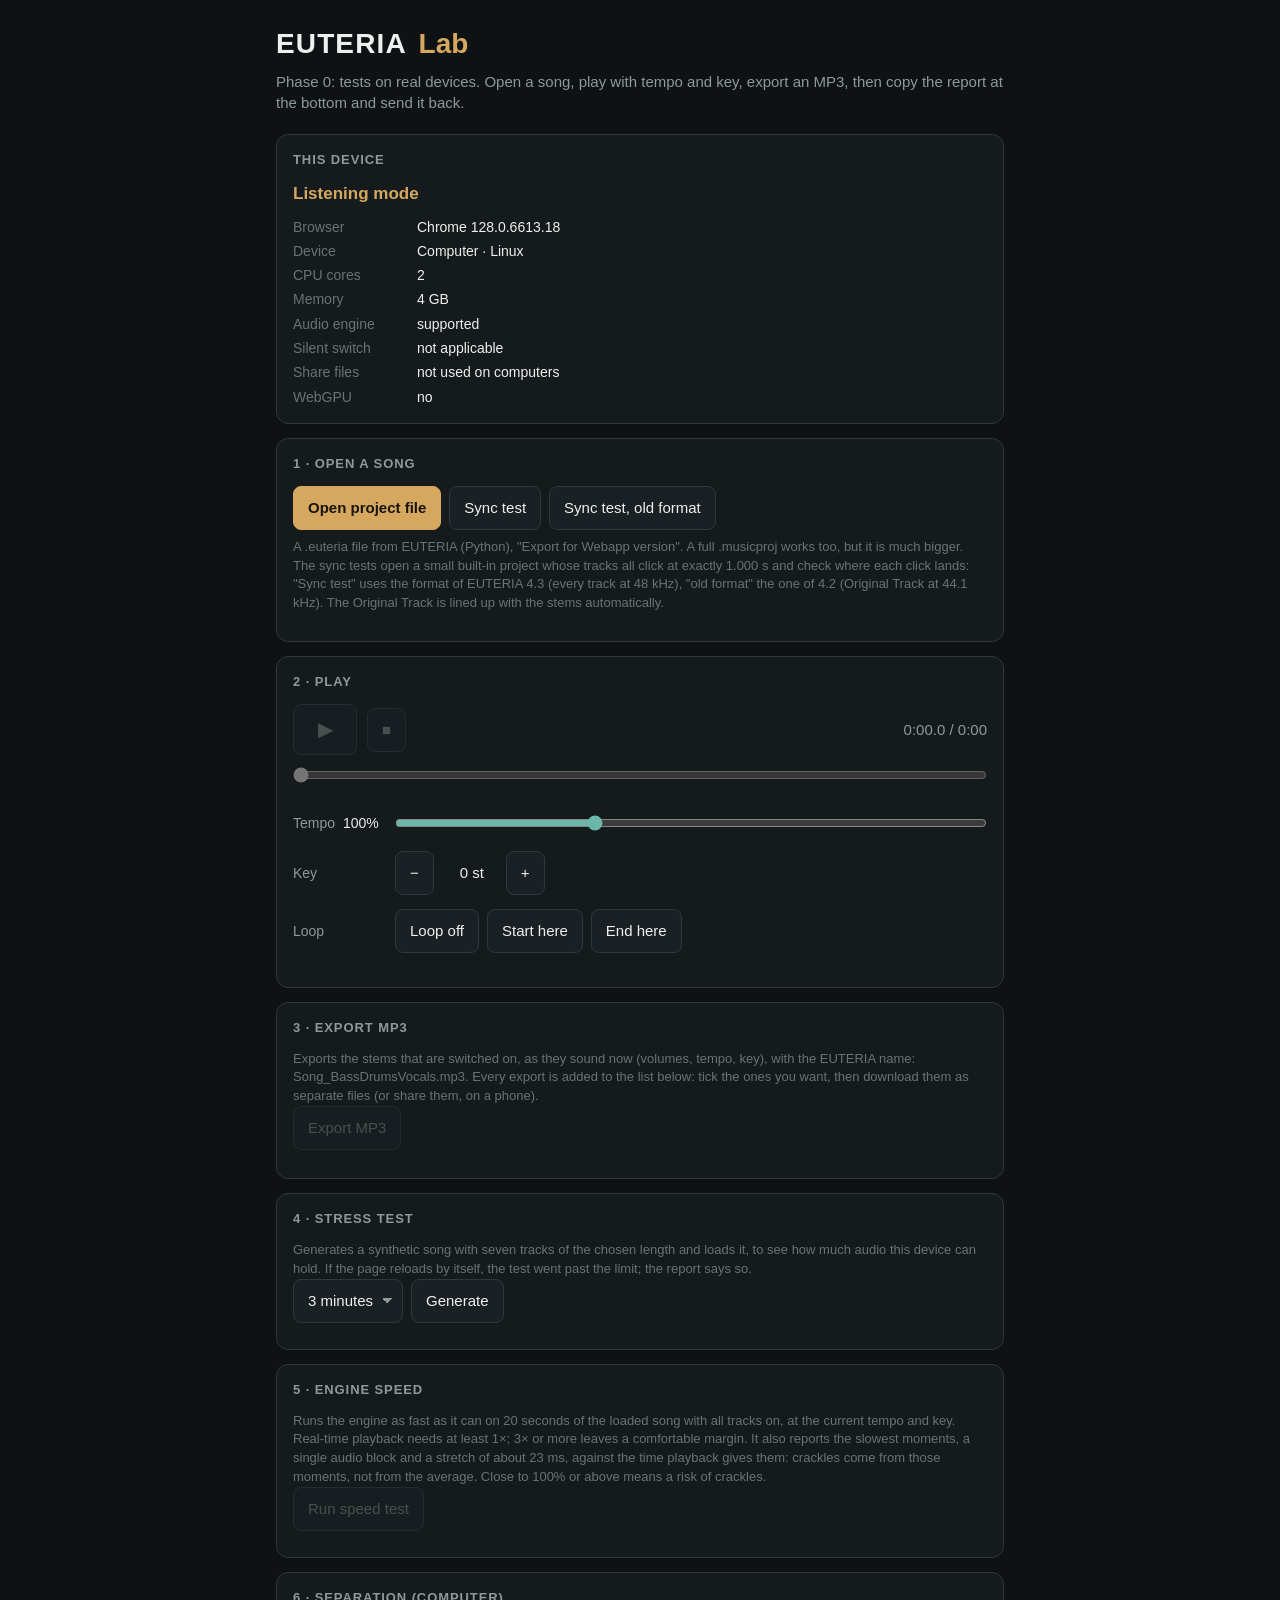
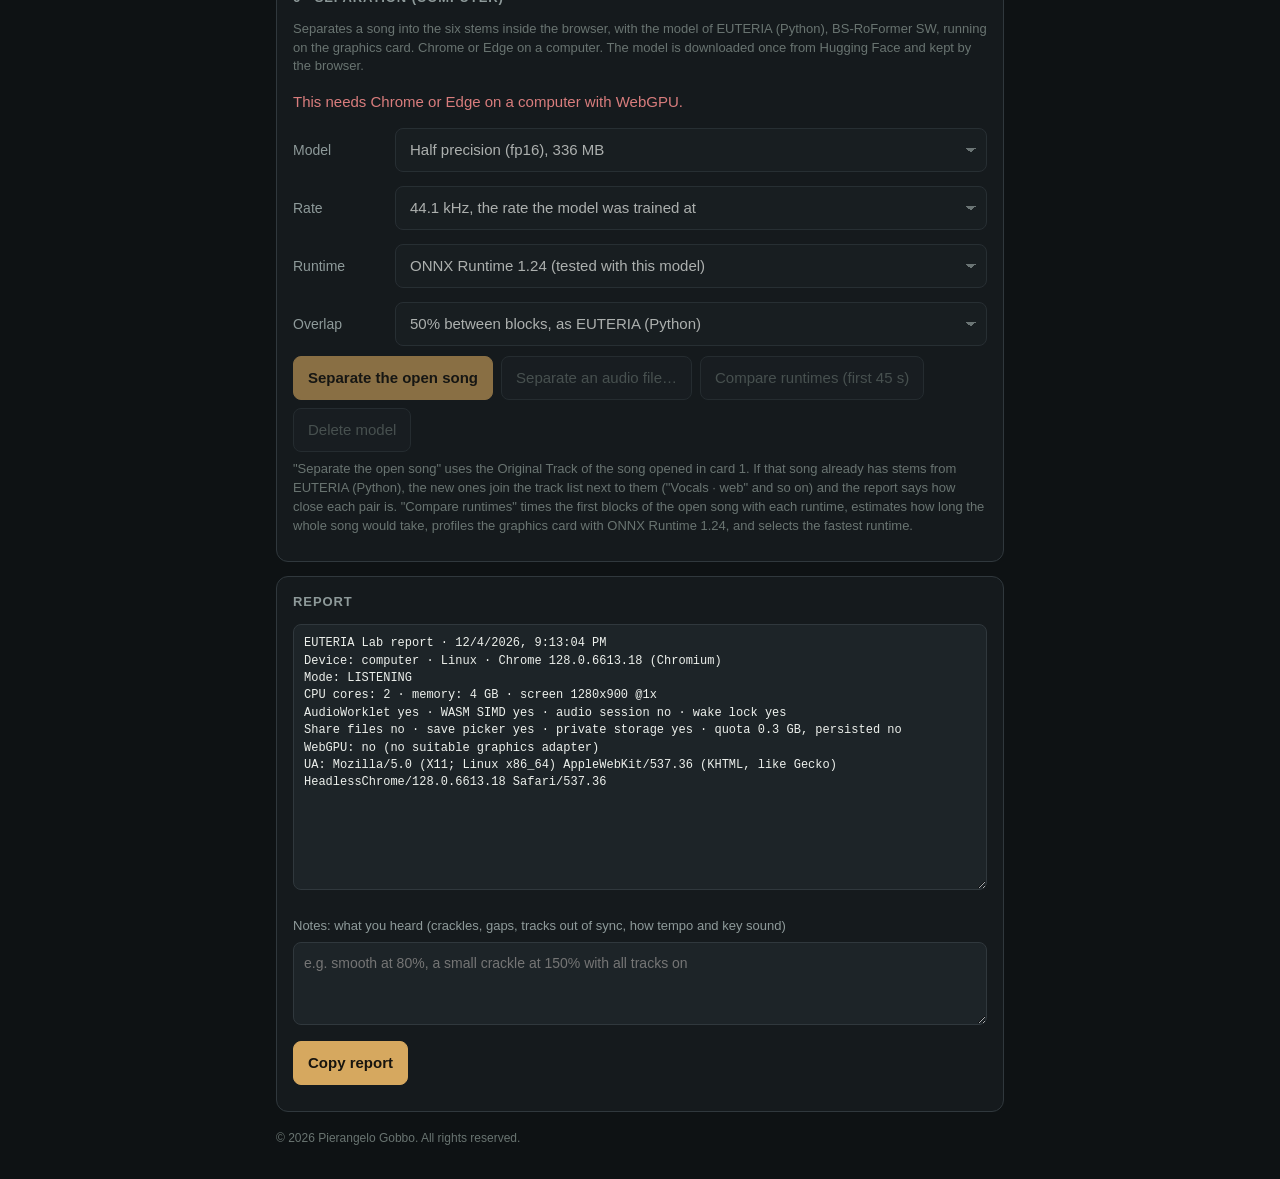
<file: lab/index.html>
<!doctype html>
<html lang="en">
<head>
<meta charset="utf-8">
<meta name="viewport" content="width=device-width, initial-scale=1, viewport-fit=cover">
<meta name="theme-color" content="#0e1214">
<title>EUTERIA Lab</title>
<link rel="stylesheet" href="lab.css">
<script type="module" src="lab.js"></script>
</head>
<body>
<header class="top">
  <div class="brand">EUTERIA <span>Lab</span></div>
  <p class="lead">Phase 0: tests on real devices. Open a song, play with tempo and key, export an MP3, then copy the report at the bottom and send it back.</p>
</header>

<main>
  <section class="card">
    <h2>This device</h2>
    <div id="mode" class="mode">Checking…</div>
    <dl id="device" class="facts"></dl>
    <p id="crash" class="warn" hidden></p>
  </section>

  <section class="card">
    <h2>1 · Open a song</h2>
    <div class="row">
      <label class="button primary" for="file">Open project file</label>
      <input id="file" type="file" hidden>
      <button id="sync" type="button">Sync test</button>
      <button id="sync-old" type="button">Sync test, old format</button>
    </div>
    <p class="hint">A .euteria file from EUTERIA (Python), "Export for Webapp version". A full .musicproj works too, but it is much bigger. The sync tests open a small built-in project whose tracks all click at exactly 1.000 s and check where each click lands: "Sync test" uses the format of EUTERIA 4.3 (every track at 48 kHz), "old format" the one of 4.2 (Original Track at 44.1 kHz). The Original Track is lined up with the stems automatically.</p>
    <p id="load-status" class="status"></p>
    <div id="tracks" class="tracks"></div>
  </section>

  <section class="card">
    <h2>2 · Play</h2>
    <div class="transport">
      <button id="play" class="big" type="button" disabled aria-label="Play">▶</button>
      <button id="stop" type="button" disabled aria-label="Stop">■</button>
      <span id="time" class="time">0:00.0 / 0:00</span>
    </div>
    <input id="seek" type="range" min="0" max="1000" value="0" disabled aria-label="Position">
    <div class="control">
      <label for="tempo">Tempo <output id="tempo-out">100%</output></label>
      <input id="tempo" type="range" min="50" max="200" value="100" step="1">
    </div>
    <div class="control">
      <label>Key</label>
      <div class="stepper">
        <button id="key-down" type="button" aria-label="Key down">−</button>
        <output id="key-out">0 st</output>
        <button id="key-up" type="button" aria-label="Key up">+</button>
      </div>
    </div>
    <div class="control">
      <label>Loop</label>
      <div class="row">
        <button id="loop" type="button">Loop off</button>
        <button id="loop-start" type="button">Start here</button>
        <button id="loop-end" type="button">End here</button>
      </div>
      <p id="loop-out" class="hint"></p>
    </div>
    <p id="audio-status" class="hint"></p>
  </section>

  <section class="card">
    <h2>3 · Export MP3</h2>
    <p class="hint">Exports the stems that are switched on, as they sound now (volumes, tempo, key), with the EUTERIA name: Song_BassDrumsVocals.mp3. Every export is added to the list below: tick the ones you want, then download them as separate files (or share them, on a phone).</p>
    <button id="export" type="button" disabled>Export MP3</button>
    <p id="export-status" class="status"></p>
    <div id="exports" class="exports"></div>
    <div id="export-actions" class="row" hidden>
      <button id="download" type="button" class="primary">Download selected</button>
      <button id="share" type="button" hidden>Share selected…</button>
    </div>
  </section>

  <section class="card">
    <h2>4 · Stress test</h2>
    <p class="hint">Generates a synthetic song with seven tracks of the chosen length and loads it, to see how much audio this device can hold. If the page reloads by itself, the test went past the limit; the report says so.</p>
    <div class="row">
      <select id="stress-min" aria-label="Minutes">
        <option value="1">1 minute</option>
        <option value="3" selected>3 minutes</option>
        <option value="5">5 minutes</option>
        <option value="8">8 minutes</option>
      </select>
      <button id="stress" type="button">Generate</button>
    </div>
    <p id="stress-status" class="status"></p>
  </section>

  <section class="card">
    <h2>5 · Engine speed</h2>
    <p class="hint">Runs the engine as fast as it can on 20 seconds of the loaded song with all tracks on, at the current tempo and key. Real-time playback needs at least 1×; 3× or more leaves a comfortable margin. It also reports the slowest moments, a single audio block and a stretch of about 23 ms, against the time playback gives them: crackles come from those moments, not from the average. Close to 100% or above means a risk of crackles.</p>
    <button id="speed" type="button" disabled>Run speed test</button>
    <p id="speed-status" class="status"></p>
  </section>

  <section class="card">
    <h2>6 · Separation (computer)</h2>
    <p class="hint">Separates a song into the six stems inside the browser, with the model of EUTERIA (Python), BS-RoFormer SW, running on the graphics card. Chrome or Edge on a computer. The model is downloaded once from Hugging Face and kept by the browser.</p>
    <p id="sep-unavailable" class="warn" hidden>This needs Chrome or Edge on a computer with WebGPU.</p>
    <div class="control">
      <label for="sep-model">Model</label>
      <select id="sep-model">
        <option value="fp16">Half precision (fp16), 336 MB</option>
        <option value="fp32">Full precision (fp32), 669 MB</option>
      </select>
    </div>
    <div class="control">
      <label for="sep-rate">Rate</label>
      <select id="sep-rate">
        <option value="44100">44.1 kHz, the rate the model was trained at</option>
        <option value="48000">48 kHz, as EUTERIA (Python) runs it</option>
      </select>
    </div>
    <div class="control">
      <label for="sep-runtime">Runtime</label>
      <select id="sep-runtime">
        <option value="1.24">ONNX Runtime 1.24 (tested with this model)</option>
        <option value="1.31">ONNX Runtime 1.31 (newer)</option>
        <option value="1.31-opt">ONNX Runtime 1.31, graph optimised</option>
      </select>
    </div>
    <div class="control">
      <label for="sep-overlap">Overlap</label>
      <select id="sep-overlap">
        <option value="0.5">50% between blocks, as EUTERIA (Python)</option>
        <option value="0.25">25% between blocks, a third less time</option>
      </select>
    </div>
    <p id="sep-model-status" class="hint"></p>
    <div class="row" style="margin-top:10px">
      <button id="sep-run" type="button" class="primary" disabled>Separate the open song</button>
      <label id="sep-file-label" class="button" for="sep-file">Separate an audio file…</label>
      <input id="sep-file" type="file" accept="audio/*,.mp3,.wav,.m4a,.aac,.flac,.ogg" hidden>
      <button id="sep-compare" type="button" disabled>Compare runtimes (first 45 s)</button>
      <button id="sep-stop" type="button" hidden>Stop</button>
      <button id="sep-delete" type="button" disabled>Delete model</button>
    </div>
    <p class="hint">"Separate the open song" uses the Original Track of the song opened in card 1. If that song already has stems from EUTERIA (Python), the new ones join the track list next to them ("Vocals · web" and so on) and the report says how close each pair is. "Compare runtimes" times the first blocks of the open song with each runtime, estimates how long the whole song would take, profiles the graphics card with ONNX Runtime 1.24, and selects the fastest runtime.</p>
    <p id="sep-status" class="status"></p>
  </section>

  <section class="card">
    <h2>Report</h2>
    <textarea id="report" readonly rows="14" aria-label="Report"></textarea>
    <label class="note">Notes: what you heard (crackles, gaps, tracks out of sync, how tempo and key sound)
      <textarea id="notes" rows="3" placeholder="e.g. smooth at 80%, a small crackle at 150% with all tracks on"></textarea>
    </label>
    <div class="row" style="margin-top:10px">
      <button id="copy" class="primary" type="button">Copy report</button>
      <button id="share-report" type="button" hidden>Share report</button>
    </div>
    <p id="copy-status" class="status"></p>
  </section>
</main>

<footer>&copy; 2026 Pierangelo Gobbo. All rights reserved.</footer>
</body>
</html>
</file>
<file: app/app.css>
:root {
  --bg: #0e1214;
  --panel: #151a1d;
  --panel-alt: #1a2024;
  --field: #1d2428;
  --text: #edf0ec;
  --muted: #8e9a9a;
  --dim: #697471;
  --border: #30383d;
  --border-hi: #4a5650;
  --accent: #6bb7aa;
  --accent-bg: #1f2f2b;
  --gold: #d6a85f;
  --danger: #d97d7d;
  --ok: #8fcf9a;
  color-scheme: dark;
}

* { box-sizing: border-box; }
[hidden] { display: none !important; }

html, body {
  margin: 0;
  overscroll-behavior-x: none; /* the two-finger swipe along the tracks must not go back a page */
  background: var(--bg);
  color: var(--text);
  font-family: -apple-system, "SF Pro Text", "Helvetica Neue", Arial, sans-serif;
  font-size: 15px;
  line-height: 1.45;
  -webkit-text-size-adjust: 100%;
  -webkit-tap-highlight-color: transparent;
}
/* --app-h: the window's height (app.js); 100vh may count the status bar of a Home Screen app. */
body { min-height: var(--app-h, 100vh); display: flex; flex-direction: column; }
main { flex: 1; }

h1 { font-size: 24px; line-height: 1.2; margin: 0; font-weight: 750; overflow-wrap: anywhere; }
h2 { font-size: 13px; text-transform: uppercase; letter-spacing: .07em; color: var(--muted); margin: 0 0 12px; font-weight: 650; }
a { color: var(--accent); }
b { font-weight: 650; }

.appbar-inner, main, .foot {
  width: 100%;
  margin: 0 auto;
  padding-left: max(16px, env(safe-area-inset-left));
  padding-right: max(16px, env(safe-area-inset-right));
}
[data-layout=phone] .appbar-inner, [data-layout=phone] main, [data-layout=phone] .foot { max-width: 680px; }
/* 2.14: wider (1280 before), for the tabs of the ribbon and the timeline. */
[data-layout=computer] .appbar-inner, [data-layout=computer] main, [data-layout=computer] .foot { max-width: 1360px; }

/* ----- app bar ----- */
/* Opaque and without a backdrop blur: Safari (iOS 26) then extends its colour
   under the status bar, instead of drawing its dark fade over the top of the
   page. */
.appbar {
  position: sticky;
  top: 0;
  z-index: 30;
  background: var(--bg);
  border-bottom: 1px solid #1e2529;
  padding-top: env(safe-area-inset-top);
}
.appbar-inner { min-height: 56px; padding-top: 7px; padding-bottom: 7px; display: flex; align-items: center; gap: 10px; }
.brand { display: flex; align-items: center; gap: 11px; min-width: 0; flex: 0 1 auto; }
.brand .logo { width: 44px; height: 44px; border-radius: 10px; display: block; flex: none; }
.brand-text { min-width: 0; line-height: 1.25; }
.brand .name { font-size: 20px; font-weight: 800; letter-spacing: .06em; line-height: 1.1; }
.brand .version { font-size: 11px; font-weight: 650; letter-spacing: .02em; color: var(--dim); margin-left: 2px; vertical-align: 3px; touch-action: manipulation; -webkit-user-select: none; user-select: none; }
.brand p { margin: 0; font-size: 11px; color: var(--muted); }
.brand .acronym { margin-top: 2px; }
.brand .acronym b { color: var(--gold); font-weight: 750; }
.brand .author { color: var(--dim); }
[data-layout=phone] .brand .acronym span { display: block; }
.library-btn { flex: none; min-height: 40px; padding: 8px 14px; color: var(--accent); font-weight: 650; border-color: #355a52; background: var(--accent-bg); }
.spacer { flex: 1; }
/* At the top right, in a grid: the language, Instructions and Update (the
   library); the language and Library, Instructions and Save under them (a
   song). On the phone, Instructions is a small "?" under the language on
   both screens, Update beside the two. */
.appbar-actions { flex: none; margin-left: auto; display: grid; grid-template-columns: auto auto; align-items: center; column-gap: 10px; row-gap: 6px; }
[data-layout=phone] .appbar-actions { column-gap: 6px; }
.appbar-actions .lang { grid-column: 1; grid-row: 1; }
.appbar-actions #help { grid-column: 2; grid-row: 1; }
.appbar-actions #update { grid-column: 3; grid-row: 1; }
.appbar-actions #back { grid-column: 2; grid-row: 1; }
.appbar-actions #save-top { grid-column: 2; grid-row: 2; }
/* A computer, a song open (2.14): Language, Library and Save in one row; the instructions are in
   the tab Help. */
[data-layout=computer] body[data-view=player] .appbar-actions #help { display: none; }
[data-layout=computer] body[data-view=player] .appbar-actions #save-top { grid-column: 3; grid-row: 1; }
[data-layout=phone] .appbar-actions #help { grid-column: 1; grid-row: 2; justify-self: stretch; min-width: 0; min-height: 32px; height: 32px; padding: 0; background: var(--field); border-radius: 9px; font-size: 15px; font-weight: 750; }
[data-layout=phone] .appbar-actions #update { grid-column: 2; grid-row: 1 / span 2; }
.update-btn { flex: none; position: relative; }
.update-btn.available::after { content: ""; position: absolute; top: 5px; right: 5px; width: 8px; height: 8px; border-radius: 50%; background: var(--gold); }
[data-layout=phone] .update-btn { min-height: 36px; padding: 6px 12px; font-size: 14px; border-radius: 999px; }
body:not([data-view=library]):not([data-view=welcome]) .update-btn { display: none; }
/* In a song: Library, and Save under it, of one shape and size. */
.song-nav { display: contents; }
.song-nav button { min-width: 104px; min-height: 32px; padding: 5px 16px; font-size: 14px; }
/* The phone: as narrow as their names, to leave the name of the app its room. */
[data-layout=phone] .song-nav button { min-width: 0; padding: 5px 10px; }
/* The language: "Language:" and its menu (a computer); a small "EN ▾" with
   the menu itself, invisible, laid over it (the phone). */
.lang { display: flex; align-items: center; gap: 7px; color: var(--muted); font-size: 13px; }
.lang-pick { position: relative; display: inline-flex; align-items: center; }
.lang-pick::after { content: "▾"; position: absolute; right: 9px; top: 50%; transform: translateY(-50%); color: var(--muted); font-size: 11px; pointer-events: none; }
.lang-pick select { -webkit-appearance: none; appearance: none; height: 32px; padding: 0 26px 0 10px; background: var(--field); color: var(--text); border: 1px solid var(--border); border-radius: 9px; font: inherit; font-size: 14px; cursor: pointer; }
.lang-pick select option { background: var(--panel); color: var(--text); }
.lang-short { display: inline-flex; align-items: center; height: 32px; padding: 0 15px 0 7px; background: var(--field); border: 1px solid var(--border); border-radius: 9px; color: var(--text); font-size: 13px; font-weight: 650; letter-spacing: .04em; }
[data-layout=phone] .lang-pick::after { right: 5px; font-size: 9px; }
[data-layout=phone] .lang-pick select { position: absolute; inset: 0; width: 100%; height: 100%; padding: 0; opacity: 0; font-size: 16px; /* 16px: iOS does not zoom into it */ }
[data-layout=phone] .lang-pick:focus-within .lang-short { outline: 2px solid var(--accent); outline-offset: 2px; }
.save-top { position: relative; }
.save-top.dirty::after { content: ""; position: absolute; top: 4px; right: 5px; width: 7px; height: 7px; border-radius: 50%; background: #17140e; }
[data-layout=phone] .computer-only { display: none !important; }


/* ----- buttons ----- */
button, .button {
  appearance: none;
  -webkit-appearance: none;
  background: var(--panel-alt);
  color: var(--text);
  border: 1px solid var(--border);
  border-radius: 10px;
  padding: 10px 14px;
  font: inherit;
  font-size: 15px;
  min-height: 44px;
  cursor: pointer;
  text-decoration: none;
  display: inline-flex;
  align-items: center;
  justify-content: center;
  gap: 6px;
  touch-action: manipulation;
  -webkit-user-select: none;
  user-select: none;
  -webkit-touch-callout: none;
}
button:hover:not(:disabled), .button:hover { border-color: var(--border-hi); }
button:disabled { color: var(--dim); cursor: default; opacity: .55; }
button:focus-visible, .button:focus-visible, input:focus-visible, select:focus-visible { outline: 2px solid var(--accent); outline-offset: 2px; }
button.primary, .button.primary { background: var(--gold); color: #17140e; border-color: var(--gold); font-weight: 700; }
button.primary:hover:not(:disabled) { border-color: #ecc17a; }
button.ghost { background: transparent; border-color: transparent; }
button.danger { color: var(--danger); }
button.small { min-height: 36px; padding: 6px 12px; font-size: 14px; border-radius: 9px; }
button.big { min-height: 52px; padding: 12px 26px; font-size: 17px; }
button.confirm { background: #3a2121; border-color: var(--danger); color: #ffd9d9; }
.toggle-pill.on { background: var(--accent-bg); border-color: var(--accent); color: #d8fff3; }
.row { display: flex; flex-wrap: wrap; gap: 8px; align-items: center; }

/* ----- text ----- */
.hint { color: var(--dim); font-size: 13px; margin: 10px 0 0; }
.hint.top { margin: 0 0 10px; }
.meta { color: var(--muted); font-size: 13px; }
.status { color: var(--muted); font-size: 14px; margin: 10px 0 0; white-space: pre-line; }
.status:empty { display: none; }
.status.error { color: var(--danger); }
.status.ok { color: var(--ok); }
.notice {
  margin: 14px 0 0;
  padding: 10px 12px;
  border-radius: 10px;
  background: var(--panel);
  border: 1px solid var(--border);
  color: var(--muted);
  white-space: pre-line;
  font-size: 14px;
}
.notice.error { color: #ffd0d0; border-color: #6b3a3a; background: #241718; }
.notice.ok { color: var(--ok); }

/* ----- the band of the messages ----- */
/* It hangs under the bar at the top (app.js placeNotice(): the app bar, the
   transport in it on the phone, or a computer's transport), over the page,
   which does not move: it grows down when there is something to say (the
   text, a bar for the progress, ✕ for an error) and goes back up after. */
.notice-band {
  position: absolute;
  top: 100%;
  left: 0;
  right: 0;
  z-index: 1;
  display: grid;
  grid-template-rows: 0fr;
  visibility: hidden;
  background: var(--bg);
  border-bottom: 1px solid #1e2529;
  box-shadow: 0 10px 18px rgba(0, 0, 0, .45);
  transition: grid-template-rows .2s ease, visibility 0s linear .2s;
}
.notice-band.open { grid-template-rows: 1fr; visibility: visible; transition: grid-template-rows .2s ease; }
.notice-band[data-kind=error] { background: #241718; border-bottom-color: #6b3a3a; }
.notice-inner { min-height: 0; overflow: hidden; }
.notice-body { max-width: 1360px; margin: 0 auto; padding: 8px max(16px, env(safe-area-inset-right)) 10px max(16px, env(safe-area-inset-left)); }
[data-layout=phone] .notice-body { max-width: 680px; }
.notice-row { display: flex; align-items: center; gap: 8px; min-height: 22px; }
.notice-band .notice { flex: 1; min-width: 0; margin: 0; padding: 0; border: 0; border-radius: 0; background: none; font-size: 14px; line-height: 1.4; }
.notice-close { flex: none; min-width: 36px; padding: 6px 8px; color: #ffd0d0; }
.notice-band:not([data-kind=error]) .notice-close { color: var(--muted); }
.notice-action { flex: none; }
.notice-bar { height: 4px; margin-top: 8px; border-radius: 2px; background: #262e32; overflow: hidden; }
.notice-fill { display: block; height: 100%; width: 0; background: var(--accent); transition: width .3s; }
/* A computer's transport: the band is its lower part, the card grows. */
[data-layout=computer] .transport > .notice-band {
  left: -1px;
  right: -1px;
  background: var(--panel);
  border: 1px solid var(--border);
  border-top: 0;
  border-radius: 0 0 14px 14px;
}
[data-layout=computer] .transport > .notice-band[data-kind=error] { background: #241718; border-color: #6b3a3a; }
[data-layout=computer] .transport > .notice-band .notice-body { padding: 0 16px 10px; }
[data-layout=computer] .transport > .notice-band .notice-body::before { content: ""; display: block; height: 1px; margin-bottom: 8px; background: #262e32; }
[data-layout=computer] .transport:has(> .notice-band.open) { border-bottom-left-radius: 0; border-bottom-right-radius: 0; }
@media (prefers-reduced-motion: reduce) {
  .notice-band, .notice-band.open { transition: none; }
}

/* ----- cards ----- */
.card {
  background: var(--panel);
  border: 1px solid var(--border);
  border-radius: 14px;
  padding: 16px;
  margin: 14px 0 0;
}
.card-head { display: flex; flex-wrap: wrap; align-items: center; justify-content: space-between; gap: 10px; margin-bottom: 12px; }
.card-head h2 { margin: 0; }
.quick { display: flex; gap: 6px; }
.quick button { white-space: nowrap; }

/* ----- library (phone) ----- */
.view { padding-bottom: 24px; }
.lib-list { list-style: none; margin: 0; padding: 0; display: flex; flex-direction: column; gap: 8px; }
.lib-item {
  display: flex;
  align-items: stretch;
  background: var(--panel);
  border: 1px solid var(--border);
  border-radius: 12px;
  overflow: hidden;
}
.lib-item.current { border-color: var(--accent); }
.lib-open {
  flex: 1;
  min-width: 0;
  display: flex;
  flex-direction: column;
  align-items: flex-start;
  gap: 2px;
  background: transparent;
  border: 0;
  border-radius: 0;
  padding: 12px 14px;
  text-align: left;
}
.lib-open .title { font-weight: 650; font-size: 16px; max-width: 100%; overflow: hidden; text-overflow: ellipsis; white-space: nowrap; }
.lib-del { background: transparent; border: 0; border-left: 1px solid var(--border); border-radius: 0; color: var(--dim); min-width: 52px; font-size: 16px; }
.lib-del.confirm { min-width: 84px; font-size: 14px; font-weight: 650; }
.empty { color: var(--muted); background: var(--panel); border: 1px dashed var(--border); border-radius: 12px; padding: 6px 16px; }
.lib-foot { display: flex; align-items: center; justify-content: space-between; gap: 12px; margin-top: 14px; color: var(--muted); font-size: 14px; }
.lib-foot .ghost:not(.confirm) { padding-right: 0; }

.now {
  display: flex;
  align-items: center;
  gap: 10px;
  margin: 14px 0 0;
  padding: 6px 10px 6px 6px;
  background: var(--accent-bg);
  border: 1px solid #355a52;
  border-radius: 12px;
}
.now-play { width: 44px; height: 44px; min-height: 44px; padding: 0; border-radius: 50%; background: var(--accent); color: #0d1714; border: 0; font-size: 16px; }
.now-play .icon { width: 20px; height: 20px; }
.now-open { flex: 1; min-width: 0; background: transparent; border: 0; padding: 4px 0; justify-content: flex-start; flex-direction: column; align-items: flex-start; gap: 0; text-align: left; }
.now-open .title { font-weight: 650; max-width: 100%; overflow: hidden; text-overflow: ellipsis; white-space: nowrap; }
.now .chev { color: var(--accent); font-size: 22px; }

/* ----- the library (home) ----- */
.home-title { margin: 20px 0 12px; }
.open-buttons { display: flex; flex-wrap: wrap; gap: 10px; }
[data-layout=phone] .open-buttons { flex-direction: column; }
[data-layout=phone] .open-buttons .button, [data-layout=phone] .open-buttons .new-project { width: 100%; }
[data-layout=phone] .lib-list { margin-top: 14px; }
.open-buttons + .hint { max-width: 70ch; }
/* The home of a computer (2.14): a box to drop a file in, with the three ways to open one. */
.drop-zone { display: flex; flex-direction: column; align-items: center; gap: 12px; padding: 28px 24px 30px; border: 2px dashed #3a4348; border-radius: 18px; background: rgba(255, 255, 255, .015); text-align: center; }
.drop-plus { width: 56px; height: 56px; background: var(--dim); -webkit-mask: var(--plus) center / contain no-repeat; mask: var(--plus) center / contain no-repeat; --plus: url("data:image/svg+xml,%3Csvg xmlns='http://www.w3.org/2000/svg' viewBox='0 0 24 24' fill='none' stroke='black' stroke-width='1.8' stroke-linecap='round' stroke-linejoin='round'%3E%3Cpath d='M12 4v16M4 12h16' stroke-width='1.6'/%3E%3C/svg%3E"); }
.drop-text { margin: 0; color: var(--muted); font-size: 17px; font-weight: 600; }
.drop-zone .open-buttons { justify-content: center; margin-top: 8px; }
.drop-zone .open-buttons button { height: 66px; }
#open-audio { flex-direction: column; gap: 3px; padding-top: 8px; padding-bottom: 8px; }
.btn-sub { font-size: 11px; font-weight: 500; letter-spacing: .01em; opacity: .75; }
.recent-title { margin: 26px 0 10px; }
.recent-list { list-style: none; padding: 0; margin: 0; display: flex; flex-direction: column; gap: 6px; }
#recent-trouble { color: var(--gold); max-width: 70ch; }
.recent-item { display: flex; align-items: stretch; background: var(--panel-alt); border: 1px solid var(--border); border-radius: 10px; overflow: hidden; }
.recent-item .open-it { flex: 1; min-width: 0; justify-content: space-between; background: transparent; border: 0; border-radius: 0; text-align: left; }
.recent-item .open-it .title { font-weight: 600; overflow: hidden; text-overflow: ellipsis; white-space: nowrap; }
.recent-item .forget { background: transparent; border: 0; border-left: 1px solid var(--border); border-radius: 0; color: var(--dim); min-width: 44px; }

/* ----- player ----- */
/* At the top of the transport, which stays in view: the song's name and, on
   the same line, its tracks and length; a long name is cut short. */
.song-head { display: flex; align-items: baseline; gap: 10px; min-width: 0; margin: 0 0 6px; }
.song-head h1 { min-width: 0; overflow: hidden; text-overflow: ellipsis; white-space: nowrap; overflow-wrap: normal; }
/* The song's name: a click (a tap) turns it into a field to rename the project. */
.song-head .title-btn {
  display: block;
  max-width: 100%;
  min-height: 0;
  margin: 0;
  padding: 0;
  border: 0;
  border-radius: 6px;
  background: none;
  color: inherit;
  font: inherit;
  text-align: left;
  overflow: hidden;
  text-overflow: ellipsis;
  white-space: nowrap;
  cursor: text;
}
.song-head .title-btn:disabled { opacity: 1; color: inherit; }
.song-head .title-btn:hover:not(:disabled) { text-decoration: underline dotted var(--dim); text-decoration-thickness: 2px; text-underline-offset: 5px; }
.song-head .title-input {
  appearance: none;
  -webkit-appearance: none;
  flex: 1 1 auto;
  min-width: 0;
  height: 34px;
  margin: 0;
  padding: 0 8px;
  background: var(--field);
  color: var(--text);
  border: 1px solid var(--border-hi);
  border-radius: 8px;
  font: inherit;
  font-size: 22px;
  font-weight: 750;
}
.song-head .meta { flex: none; margin: 0; white-space: nowrap; }
[data-layout=phone] .song-head { max-width: 648px; margin: 6px auto 0; }
/* Undo and Redo, at the right end of the line of the song's name. */
.song-head .steps { display: flex; gap: 6px; flex: none; margin-left: auto; align-self: center; }
button.step-btn { display: inline-flex; align-items: center; justify-content: center; width: 38px; height: 32px; min-height: 0; padding: 0; }
button.step-btn .icon { width: 18px; height: 18px; }
[data-layout=phone] button.step-btn { width: 44px; height: 36px; }

.transport-inner {
  display: grid;
  grid-template-columns: auto 1fr auto;
  grid-template-areas: "now . total" "seek seek seek" "buttons buttons buttons";
  align-items: center;
  gap: 2px 10px;
}
.times-now { grid-area: now; }
.times-total { grid-area: total; }
.times-now, .times-total { font-variant-numeric: tabular-nums; color: var(--muted); font-size: 13px; }
#seek { grid-area: seek; }
.transport-row { grid-area: buttons; display: flex; align-items: center; justify-content: center; gap: 12px; }
.round { width: 52px; height: 52px; min-height: 52px; padding: 0; border-radius: 50%; font-size: 14px; font-weight: 600; font-variant-numeric: tabular-nums; }
.round.play { width: 64px; height: 64px; background: var(--gold); border-color: var(--gold); color: #17140e; font-size: 22px; }
/* Icons (controls.js icon()): vectors in the color of the text, 1em wide. */
.icon { display: block; width: 1em; height: 1em; fill: currentColor; flex: none; }
.round.play .icon { width: 1.1em; height: 1.1em; }
#stop .icon { width: 22px; height: 22px; }
#stop { font-size: 15px; }
.round.loop-quick { font-size: 13px; }
.round.on { background: var(--accent-bg); border-color: var(--accent); color: #d8fff3; }
/* Record: a red dot; while recording the button glows red. */
.round.rec .rec-dot { display: block; width: 16px; height: 16px; border-radius: 50%; background: #e04f4f; }
.round.rec.recording { background: #5a1f1f; border-color: #e85d5d; animation: rec-pulse 1.1s ease-in-out infinite; }
.round.rec.recording .rec-dot { background: #ff6b6b; border-radius: 4px; }
.round.rec.waiting .rec-dot { opacity: .45; }
@keyframes rec-pulse { 0%, 100% { box-shadow: 0 0 0 0 rgba(232, 93, 93, .55); } 50% { box-shadow: 0 0 0 7px rgba(232, 93, 93, 0); } }
@media (prefers-reduced-motion: reduce) { .round.rec.recording { animation: none; } }

/* Phone: the transport is part of the app bar, one banner at the top that
   stays in view (app.js moves it there). */
[data-layout=phone] { scroll-padding-top: calc(var(--appbar-h, 0px) + 8px); }
[data-layout=phone] .appbar .transport { display: none; border-top: 1px solid #1e2529; padding: 2px max(16px, env(safe-area-inset-right)) 8px max(16px, env(safe-area-inset-left)); }
[data-layout=phone] body[data-view=player] .appbar .transport { display: block; }
[data-layout=phone] .transport-inner { max-width: 648px; margin: 0 auto; grid-template-areas: "now seek total" "buttons buttons buttons"; gap: 0 10px; }
[data-layout=phone] .transport .round { width: 44px; height: 44px; min-height: 44px; }
[data-layout=phone] .transport .round.play { width: 52px; height: 52px; font-size: 20px; }
[data-layout=phone] #stop { order: 1; }
[data-layout=phone] #back5 { order: 2; }
[data-layout=phone] #play { order: 3; }
[data-layout=phone] #fwd5 { order: 4; }
[data-layout=phone] #loop-quick { order: 5; }
[data-layout=phone] #metro-quick { order: 6; }
[data-layout=phone] #record { order: 7; }
[data-layout=phone] .transport-row { gap: 6px; }
[data-layout=phone] .transport .round.metro-quick .metro-icon { width: 22px; height: 22px; }

[data-layout=computer] .transport {
  position: sticky;
  top: var(--appbar-h, 72px);
  z-index: 20;
  margin-top: 14px;
  background: var(--panel);
  border: 1px solid var(--border);
  border-radius: 14px;
  padding: 10px 16px;
}
[data-layout=computer] .transport-inner {
  grid-template-columns: auto auto 1fr auto;
  grid-template-areas: "buttons now seek total";
  gap: 14px;
}
[data-layout=computer] .transport-row { justify-content: flex-start; gap: 8px; }
[data-layout=computer] .round { width: 46px; height: 46px; min-height: 46px; }
[data-layout=computer] .round.play { width: 52px; height: 52px; font-size: 19px; }
[data-layout=computer] .times-now, [data-layout=computer] .times-total { font-size: 15px; }

/* ----- the ribbon (2.12): the tabs of the song's tools over its name, and their panels -----
   A tab opens its panel (app.js, .open), a click again closes it; one at a time. On a computer
   the panel is a band under the transport: its groups side by side, each with its name over it,
   the controls small (the numbers with ▲▼, as a word processor's), the main actions as big
   buttons with an icon, the help texts (.rtip) as the tooltips of their groups. On the phone the
   tabs are icons under the transport, and the panel comes up from the bottom of the screen. */
.ribbon-tabs { display: flex; align-items: flex-end; gap: 2px; }
.rtab { position: relative; background: none; border: 0; border-bottom: 2px solid transparent; border-radius: 0; min-height: 0; height: auto; padding: 6px 12px 8px; gap: 7px; color: var(--muted); font-size: 13px; font-weight: 650; white-space: nowrap; }
.rtab:hover:not(:disabled) { color: var(--text); }
.rtab[aria-expanded=true] { color: var(--text); border-bottom-color: var(--gold); }
.rtab-short { display: none; }
/* What a tab's panel is doing, on the tab: the tempo and the key changed, the metronome on, a
   take being recorded, a detection or an export running. */
.rtab-badge { font-size: 11px; font-weight: 700; line-height: 16px; color: var(--gold); background: #2b2519; border-radius: 6px; padding: 0 6px; font-variant-numeric: tabular-nums; }
.rtab-badge.dot { width: 7px; height: 7px; padding: 0; border-radius: 50%; font-size: 0; background: var(--accent); box-shadow: 0 0 6px var(--accent); }
.rtab-badge.dot.rec { background: #e85d5d; box-shadow: 0 0 6px #e85d5d; animation: live-blink 1s ease-in-out infinite alternate; }
.rtab-badge.dot.busy { background: var(--gold); box-shadow: 0 0 6px var(--gold); animation: live-blink .8s ease-in-out infinite alternate; }
/* Bars and chords hidden: a closed eye on their tab. */
.rtab-badge.dot.eye-off { width: 17px; height: 17px; border-radius: 0; background: var(--gold); box-shadow: none; -webkit-mask: var(--eye-off) center / contain no-repeat; mask: var(--eye-off) center / contain no-repeat; }
@media (prefers-reduced-motion: reduce) { .rtab-badge.dot { animation: none !important; } }
/* Tabs that do not fit at their full names (a narrow window, app.js): their short names. */
[data-layout=computer] .ribbon-tabs.compact .rtab-name { display: none; }
[data-layout=computer] .ribbon-tabs.compact .rtab-short { display: inline; }
[data-layout=computer] .ribbon-tabs.compact .rtab { padding-left: 9px; padding-right: 9px; }
.keys-btn { margin-left: auto; background: none; border: 0; min-height: 0; height: auto; padding: 6px 4px 8px 12px; color: var(--dim); font-size: 13px; font-weight: 600; }
.keys-btn::before { content: ""; width: 17px; height: 17px; background: currentColor; -webkit-mask: url("data:image/svg+xml,%3Csvg xmlns='http://www.w3.org/2000/svg' viewBox='0 0 24 24' fill='none' stroke='black' stroke-width='1.8' stroke-linecap='round' stroke-linejoin='round'%3E%3Crect x='2.5' y='6' width='19' height='12' rx='2'/%3E%3Cpath d='M6 10h.01M9 10h.01M12 10h.01M15 10h.01M18 10h.01M7 14h10'/%3E%3C/svg%3E") center / contain no-repeat; mask: url("data:image/svg+xml,%3Csvg xmlns='http://www.w3.org/2000/svg' viewBox='0 0 24 24' fill='none' stroke='black' stroke-width='1.8' stroke-linecap='round' stroke-linejoin='round'%3E%3Crect x='2.5' y='6' width='19' height='12' rx='2'/%3E%3Cpath d='M6 10h.01M9 10h.01M12 10h.01M15 10h.01M18 10h.01M7 14h10'/%3E%3C/svg%3E") center / contain no-repeat; }
.keys-btn:hover, .keys-btn[aria-expanded=true] { color: var(--text); }
/* Shortcuts: the keys, and what the mouse does in the timeline, in a small window under the
   button: two columns, each a list of what to press and what it does. */
.keys-pop { position: absolute; z-index: 40; top: 40px; right: 12px; width: min(820px, calc(100% - 24px)); padding: 14px 16px; background: var(--panel-alt); border: 1px solid var(--border-hi); border-radius: 12px; box-shadow: 0 12px 32px rgba(0, 0, 0, .55); }
.keys-cols { display: grid; grid-template-columns: minmax(0, 1fr) minmax(0, 1.25fr); gap: 22px; }
.keys-head { margin: 0 0 8px; font-size: 11px; font-weight: 650; letter-spacing: .07em; text-transform: uppercase; color: var(--dim); }
.keys-list { display: grid; grid-template-columns: auto minmax(0, 1fr); gap: 5px 12px; margin: 0; font-size: 13px; line-height: 1.35; }
.keys-list dt { color: var(--text); font-weight: 650; white-space: nowrap; }
.keys-list dd { margin: 0; color: var(--muted); }

.rpanel:not(.open) { display: none !important; }
.rgroup-title { margin: 0; font-size: 11px; font-weight: 650; letter-spacing: .07em; text-transform: uppercase; color: var(--dim); white-space: nowrap; }
.rgroup { display: flex; flex-direction: column; gap: 8px; min-width: 0; }
.rgroup-row { display: flex; align-items: center; gap: 10px; }
.rnote { margin: 0; color: var(--dim); font-size: 12px; line-height: 1.3; }
.rpanel-foot .hint, .rpanel-foot .status { margin: 8px 0 0; }
.rpanel-foot .hint.warn { color: var(--gold); }
.rpanel-foot:not(:has(> :not([hidden]):not(:empty))) { display: none; }
/* Detect: hidden with none of its buttons (an audio file being separated, a phone without the
   detection). */
.find-group:not(:has(.find-btn:not([hidden]))) { display: none; }
.exports-pop .exports-head { margin-top: 0; }
.ribbon { --speaker: url("data:image/svg+xml,%3Csvg xmlns='http://www.w3.org/2000/svg' viewBox='0 0 24 24' fill='none' stroke='black' stroke-width='1.8' stroke-linecap='round' stroke-linejoin='round'%3E%3Cpath d='M4 9.5h3.5L12 5.5v13l-4.5-4H4z'/%3E%3Cpath d='M15.5 9a4 4 0 0 1 0 6M18 6.5a7.5 7.5 0 0 1 0 11'/%3E%3C/svg%3E"); }
#separate { --icon: url("data:image/svg+xml,%3Csvg xmlns='http://www.w3.org/2000/svg' viewBox='0 0 24 24' fill='none' stroke='black' stroke-width='1.8' stroke-linecap='round' stroke-linejoin='round'%3E%3Cpath d='M3 12h5M8 12c3 0 4.5-6 8-6h5M8 12h13M8 12c3 0 4.5 6 8 6h5'/%3E%3C/svg%3E"); }
#find-bpm { --icon: url("data:image/svg+xml,%3Csvg xmlns='http://www.w3.org/2000/svg' viewBox='0 0 24 24' fill='none' stroke='black' stroke-width='1.8' stroke-linecap='round' stroke-linejoin='round'%3E%3Cpath d='M9.6 3h4.8l3.4 18H6.2z'/%3E%3Cpath d='M7.4 15.2h9.2'/%3E%3Cpath d='M12 15.2l4.6-8.6'/%3E%3C/svg%3E"); }
#find-chords { --icon: url("data:image/svg+xml,%3Csvg xmlns='http://www.w3.org/2000/svg' viewBox='0 0 24 24' fill='none' stroke='black' stroke-width='1.8' stroke-linecap='round' stroke-linejoin='round'%3E%3Cg fill='black' stroke='none'%3E%3Cellipse cx='9' cy='18.2' rx='3.3' ry='2.3' transform='rotate%28-22 9 18.2%29'/%3E%3Cellipse cx='9' cy='12.6' rx='3.3' ry='2.3' transform='rotate%28-22 9 12.6%29'/%3E%3Cellipse cx='9' cy='7' rx='3.3' ry='2.3' transform='rotate%28-22 9 7%29'/%3E%3C/g%3E%3Cpath d='M12.1 17.6V2.5'/%3E%3C/svg%3E"); }
#share-song { --icon: url("data:image/svg+xml,%3Csvg xmlns='http://www.w3.org/2000/svg' viewBox='0 0 24 24' fill='none' stroke='black' stroke-width='1.8' stroke-linecap='round' stroke-linejoin='round'%3E%3Cpath d='M12 3v12M7.5 7.5 12 3l4.5 4.5'/%3E%3Cpath d='M5 12v7a2 2 0 0 0 2 2h10a2 2 0 0 0 2-2v-7'/%3E%3C/svg%3E"); }
#save-as { --icon: url("data:image/svg+xml,%3Csvg xmlns='http://www.w3.org/2000/svg' viewBox='0 0 24 24' fill='none' stroke='black' stroke-width='1.8' stroke-linecap='round' stroke-linejoin='round'%3E%3Cpath d='M14 3H7a2 2 0 0 0-2 2v14a2 2 0 0 0 2 2h10a2 2 0 0 0 2-2V8z'/%3E%3Cpath d='M14 3v5h5M12 11v6M9 14h6'/%3E%3C/svg%3E"); }
/* 3.1: the analysis shared (a page of bars and chords), and one brought in (an arrow into a tray). */
#share-analysis { --icon: url("data:image/svg+xml,%3Csvg xmlns='http://www.w3.org/2000/svg' viewBox='0 0 24 24' fill='none' stroke='black' stroke-width='1.8' stroke-linecap='round' stroke-linejoin='round'%3E%3Cpath d='M14 3H7a2 2 0 0 0-2 2v14a2 2 0 0 0 2 2h10a2 2 0 0 0 2-2V8z'/%3E%3Cpath d='M14 3v5h5M8.5 12h7M8.5 15h7M8.5 18h4'/%3E%3C/svg%3E"); }
#import-analysis { --icon: url("data:image/svg+xml,%3Csvg xmlns='http://www.w3.org/2000/svg' viewBox='0 0 24 24' fill='none' stroke='black' stroke-width='1.8' stroke-linecap='round' stroke-linejoin='round'%3E%3Cpath d='M12 3v11M7.5 9.5 12 14l4.5-4.5'/%3E%3Cpath d='M5 15v4a2 2 0 0 0 2 2h10a2 2 0 0 0 2-2v-4'/%3E%3C/svg%3E"); }
#community-search { --icon: url("data:image/svg+xml,%3Csvg xmlns='http://www.w3.org/2000/svg' viewBox='0 0 24 24' fill='none' stroke='black' stroke-width='1.8' stroke-linecap='round' stroke-linejoin='round'%3E%3Ccircle cx='9' cy='8' r='3'/%3E%3Cpath d='M3.5 19a5.5 5.5 0 0 1 9.6-3.6'/%3E%3Ccircle cx='16.5' cy='15.5' r='3'/%3E%3Cpath d='m18.7 17.7 2.3 2.3'/%3E%3C/svg%3E"); }
#community-publish { --icon: url("data:image/svg+xml,%3Csvg xmlns='http://www.w3.org/2000/svg' viewBox='0 0 24 24' fill='none' stroke='black' stroke-width='1.8' stroke-linecap='round' stroke-linejoin='round'%3E%3Cpath d='M7 18H6.5a4.5 4.5 0 0 1-.6-8.96A6 6 0 0 1 17.6 8.1 4.5 4.5 0 0 1 17.5 18H17'/%3E%3Cpath d='M12 20v-8M8.8 14.8 12 11.6l3.2 3.2'/%3E%3C/svg%3E"); }
#export-chart { --icon: url("data:image/svg+xml,%3Csvg xmlns='http://www.w3.org/2000/svg' viewBox='0 0 24 24' fill='none' stroke='black' stroke-width='1.8' stroke-linecap='round' stroke-linejoin='round'%3E%3Cpath d='M3 6.5h18M3 10h18M3 13.5h18M3 17h18' stroke-width='1.3'/%3E%3Cpath d='M15.6 17V4.5l3 1.2'/%3E%3Cellipse cx='13.7' cy='17.1' rx='2.4' ry='1.8' fill='black' stroke='none' transform='rotate%28-20 13.7 17.1%29'/%3E%3C/svg%3E"); }
#export { --icon: url("data:image/svg+xml,%3Csvg xmlns='http://www.w3.org/2000/svg' viewBox='0 0 24 24' fill='none' stroke='black' stroke-width='1.8' stroke-linecap='round' stroke-linejoin='round'%3E%3Cpath d='M12 3v12M7.5 10.5 12 15l4.5-4.5'/%3E%3Cpath d='M4 17v2a2 2 0 0 0 2 2h12a2 2 0 0 0 2-2v-2'/%3E%3C/svg%3E"); }
#tab-analysis { --icon: url("data:image/svg+xml,%3Csvg xmlns='http://www.w3.org/2000/svg' viewBox='0 0 24 24' fill='none' stroke='black' stroke-width='1.8' stroke-linecap='round' stroke-linejoin='round'%3E%3Cpath d='M11 3.5l1.9 5.6 5.6 1.9-5.6 1.9L11 18.5l-1.9-5.6L3.5 11l5.6-1.9z'/%3E%3Cpath d='M18.5 15.5l.8 2.2 2.2.8-2.2.8-.8 2.2-.8-2.2-2.2-.8 2.2-.8z' fill='black'/%3E%3C/svg%3E"); }
#tab-tempo { --icon: url("data:image/svg+xml,%3Csvg xmlns='http://www.w3.org/2000/svg' viewBox='0 0 24 24' fill='none' stroke='black' stroke-width='1.8' stroke-linecap='round' stroke-linejoin='round'%3E%3Cpath d='M3.5 17.5a8.5 8.5 0 1 1 17 0'/%3E%3Cpath d='M12 17.5l4.2-5.5'/%3E%3Cpath d='M6 13.5l1.2.7M12 8v1.4M18 13.5l-1.2.7'/%3E%3C/svg%3E"); }
#tab-metro { --icon: url("data:image/svg+xml,%3Csvg xmlns='http://www.w3.org/2000/svg' viewBox='0 0 24 24' fill='none' stroke='black' stroke-width='1.8' stroke-linecap='round' stroke-linejoin='round'%3E%3Cpath d='M9.6 3h4.8l3.4 18H6.2z'/%3E%3Cpath d='M7.4 15.2h9.2'/%3E%3Cpath d='M12 15.2l4.6-8.6'/%3E%3C/svg%3E"); }
#tab-record { --icon: url("data:image/svg+xml,%3Csvg xmlns='http://www.w3.org/2000/svg' viewBox='0 0 24 24' fill='none' stroke='black' stroke-width='1.8' stroke-linecap='round' stroke-linejoin='round'%3E%3Ccircle cx='12' cy='12' r='8.5'/%3E%3Ccircle cx='12' cy='12' r='4.2' fill='black' stroke='none'/%3E%3C/svg%3E"); }
#tab-export { --icon: url("data:image/svg+xml,%3Csvg xmlns='http://www.w3.org/2000/svg' viewBox='0 0 24 24' fill='none' stroke='black' stroke-width='1.8' stroke-linecap='round' stroke-linejoin='round'%3E%3Cpath d='M12 3v12M7.5 7.5 12 3l4.5 4.5'/%3E%3Cpath d='M5 12v7a2 2 0 0 0 2 2h10a2 2 0 0 0 2-2v-7'/%3E%3C/svg%3E"); }
/* 2.14: the icons of Bars and chords, Tracks and Help. */
.ribbon-tabs, #bars-eye { --eye-off: url("data:image/svg+xml,%3Csvg xmlns='http://www.w3.org/2000/svg' viewBox='0 0 24 24' fill='none' stroke='black' stroke-width='1.8' stroke-linecap='round' stroke-linejoin='round'%3E%3Cpath d='M2 10.5C5.5 16 18.5 16 22 10.5M5.6 13.9 4 16.4M12 15.2V18M18.4 13.9 20 16.4' stroke-width='2'/%3E%3C/svg%3E"); }
#bars-eye { --icon: url("data:image/svg+xml,%3Csvg xmlns='http://www.w3.org/2000/svg' viewBox='0 0 24 24' fill='none' stroke='black' stroke-width='1.8' stroke-linecap='round' stroke-linejoin='round'%3E%3Cpath d='M2 12C5.5 6.4 18.5 6.4 22 12C18.5 17.6 5.5 17.6 2 12Z'/%3E%3Ccircle cx='12' cy='12' r='3.2' fill='black' stroke='none'/%3E%3C/svg%3E"); }
#bars-eye[aria-pressed=false] { --icon: var(--eye-off); }
#clip-cut { --icon: url("data:image/svg+xml,%3Csvg xmlns='http://www.w3.org/2000/svg' viewBox='0 0 24 24' fill='none' stroke='black' stroke-width='1.8' stroke-linecap='round' stroke-linejoin='round'%3E%3Ccircle cx='6.5' cy='6.5' r='3'/%3E%3Ccircle cx='6.5' cy='17.5' r='3'/%3E%3Cpath d='M9 8.2 20 18M9 15.8 20 6'/%3E%3C/svg%3E"); }
#clip-copy { --icon: url("data:image/svg+xml,%3Csvg xmlns='http://www.w3.org/2000/svg' viewBox='0 0 24 24' fill='none' stroke='black' stroke-width='1.8' stroke-linecap='round' stroke-linejoin='round'%3E%3Crect x='9' y='9' width='11' height='11' rx='2'/%3E%3Cpath d='M15 9V6a2 2 0 0 0-2-2H6a2 2 0 0 0-2 2v7a2 2 0 0 0 2 2h3'/%3E%3C/svg%3E"); }
#clip-paste { --icon: url("data:image/svg+xml,%3Csvg xmlns='http://www.w3.org/2000/svg' viewBox='0 0 24 24' fill='none' stroke='black' stroke-width='1.8' stroke-linecap='round' stroke-linejoin='round'%3E%3Cpath d='M9 4.5H7a2 2 0 0 0-2 2V19a2 2 0 0 0 2 2h10a2 2 0 0 0 2-2V6.5a2 2 0 0 0-2-2h-2'/%3E%3Crect x='9' y='3' width='6' height='3.5' rx='1'/%3E%3C/svg%3E"); }
#clip-delete, #clear-chords { --icon: url("data:image/svg+xml,%3Csvg xmlns='http://www.w3.org/2000/svg' viewBox='0 0 24 24' fill='none' stroke='black' stroke-width='1.8' stroke-linecap='round' stroke-linejoin='round'%3E%3Cpath d='M4 7h16M10 11v6M14 11v6M6 7l1 12a2 2 0 0 0 2 2h6a2 2 0 0 0 2-2l1-12M9 7V4h6v3'/%3E%3C/svg%3E"); }
#guide-open { --icon: url("data:image/svg+xml,%3Csvg xmlns='http://www.w3.org/2000/svg' viewBox='0 0 24 24' fill='none' stroke='black' stroke-width='1.8' stroke-linecap='round' stroke-linejoin='round'%3E%3Cpath d='M12 6.5C10 5 7 4.5 3.5 5v13c3.5-.5 6.5 0 8.5 1.5 2-1.5 5-2 8.5-1.5V5C17 4.5 14 5 12 6.5zM12 6.5v13'/%3E%3C/svg%3E"); }

/* A computer: the band under the transport. */
[data-layout=computer] .ribbon-tabs { margin: -4px -6px 8px; border-bottom: 1px solid var(--border); }
[data-layout=computer] #ribbon { margin: 10px -2px 0; padding: 10px 2px 2px; border-top: 1px solid var(--border); }
[data-layout=computer] .ribbon:not(:has(> .rpanel.open:not([hidden]))) { display: none; }
[data-layout=computer] .rpanel-head { display: none; }
[data-layout=computer] .rgroups { display: flex; flex-direction: row; flex-wrap: wrap; align-items: stretch; gap: 12px 0; min-height: 100px; }
[data-layout=computer] .rgroup { flex: none; }
[data-layout=computer] .rgroup { padding: 0 13px; border-left: 1px solid var(--border); }
[data-layout=computer] .rgroup:first-child, [data-layout=computer] .find-group:not(:has(.find-btn:not([hidden]))) + .rgroup, [data-layout=computer] #bars-view-group[hidden] + .rgroup { padding-left: 0; border-left: 0; }
/* A group that the window's width sends to a new row starts it as the first does (app.js). */
[data-layout=computer] .rgroup.row-start { border-left-color: transparent; transform: translateX(-13px); }
[data-layout=computer] #ribbon .rtip { display: none !important; }
[data-layout=computer] #ribbon .metro-row, [data-layout=computer] #ribbon .edit-row, [data-layout=computer] #ribbon .row, [data-layout=computer] #ribbon .metro-item, [data-layout=computer] #ribbon .metro-group, [data-layout=computer] #ribbon .grid-row { flex-wrap: nowrap; gap: 8px; }
[data-layout=computer] #ribbon button { white-space: nowrap; }
[data-layout=computer] #ribbon .metro-volume::before { content: ""; flex: none; width: 17px; height: 17px; background: var(--muted); -webkit-mask: var(--speaker) center / contain no-repeat; mask: var(--speaker) center / contain no-repeat; }
[data-layout=computer] #ribbon .mini-label, [data-layout=computer] #ribbon .metro .mini-label, [data-layout=computer] #ribbon .trainer .mini-label { font-size: 13px; white-space: nowrap; }
/* Small controls. */
[data-layout=computer] #ribbon button:not(.rbig):not(.beat):not(.step) { min-height: 0; height: 32px; padding: 0 10px; font-size: 13px; border-radius: 8px; }
[data-layout=computer] #ribbon .metro .num .value select { padding: 0 8px; }
[data-layout=computer] #ribbon .metro-on { min-width: 0; padding-left: 10px; gap: 7px; }
[data-layout=computer] #ribbon .metro-on .dot { width: 10px; height: 10px; }
[data-layout=computer] #ribbon .metro-beats { gap: 4px; flex-wrap: nowrap; }
[data-layout=computer] #ribbon .metro-beats .beat { width: 28px; height: 28px; font-size: 13px; }
[data-layout=computer] #ribbon .metro-volume-box { gap: 8px; }
[data-layout=computer] #ribbon .metro-volume-box input[type=range] { width: 64px; height: 24px; }
[data-layout=computer] #ribbon #tempo-box input[type=range] { flex: none; width: 260px; height: 24px; }
[data-layout=computer] #ribbon .num { height: 32px; border-radius: 8px; }
[data-layout=computer] #ribbon .num input, [data-layout=computer] #ribbon .num select { font-size: 14px; }
[data-layout=computer] #ribbon .num .unit { font-size: 12px; }
[data-layout=computer] #ribbon .num .value { min-width: 0; padding: 0 4px 0 8px; }
/* A number with − and +: its value, then ▲ over ▼. */
[data-layout=computer] #ribbon .num:has(> .step) { display: inline-grid; grid-template-columns: auto 18px; grid-template-rows: 1fr 1fr; }
[data-layout=computer] #ribbon .num > .value { grid-column: 1; grid-row: 1 / span 2; }
[data-layout=computer] #ribbon .num > .step { grid-column: 2; width: 18px; height: auto; font-size: 0; border: 0; border-left: 1px solid #262e32; }
[data-layout=computer] #ribbon .num > .step:last-child { grid-row: 1; border-radius: 0 7px 0 0; }
[data-layout=computer] #ribbon .num > .step:first-child { grid-row: 2; border-right: 0; border-top: 1px solid #262e32; border-radius: 0 0 7px 0; }
[data-layout=computer] #ribbon .num > .step::after { content: "▲"; font-size: 8px; line-height: 1; color: var(--muted); }
[data-layout=computer] #ribbon .num > .step:first-child::after { content: "▼"; }
[data-layout=computer] #ribbon .num > .step:hover:not(:disabled) { background: #263136; }
/* The main actions: big buttons with their icon over their name. */
[data-layout=computer] #ribbon .rbig { flex-direction: column; justify-content: center; gap: 6px; width: auto; min-width: 92px; max-width: 124px; height: 76px; min-height: 0; padding: 8px 6px 6px; border-radius: 10px; font-size: 12px; line-height: 1.2; white-space: normal; text-align: center; }
[data-layout=computer] #ribbon .rbig::before { content: ""; display: block; flex: none; width: 26px; height: 26px; background: currentColor; -webkit-mask: var(--icon) center / contain no-repeat; mask: var(--icon) center / contain no-repeat; }
[data-layout=computer] #ribbon .rbig.primary { background: var(--panel-alt); color: var(--gold); border-color: #6b5530; font-weight: 650; }
[data-layout=computer] #ribbon .analysis-find { flex-wrap: nowrap; gap: 8px; margin: 0; }
[data-layout=computer] #ribbon .chart-lines { display: flex; flex-direction: column; align-items: flex-start; gap: 6px; }
/* 3.1: Bars per line on two lines, and the buttons of Project a little narrower (three of them,
   Share analysis added), so that the card stays in one row at 1280 px. */
[data-layout=computer] #ribbon .chart-lines .mini-label { white-space: normal; max-width: 64px; line-height: 1.15; }
[data-layout=computer] #ribbon .project-group .rbig { max-width: 112px; }
/* 3.3: four buttons in Project (Publish to the community added), narrower still, Export for
   MuseScore too, and the basis of Song smaller, so that the card stays in one row at 1280 px
   (Song's fields narrower there); Song never narrower than what it holds: in a narrower window
   the groups go on two rows rather than over one another. */
[data-layout=computer] #ribbon .project-group .rbig { max-width: 95px; min-width: 80px; }
[data-layout=computer] #ribbon .chart-group .rbig { max-width: 100px; }
/* The details of the song (3.0, Song; 2.16 for those of the chart): three columns of three,
   each named at its left, as high as the big buttons. Song takes the room the other groups
   leave: in a narrower window its fields get narrower (not under 64 px) rather than the card
   going on two rows. */
[data-layout=computer] #ribbon .song-group { flex: 1 1 380px; min-width: min-content; max-width: max-content; }
[data-layout=computer] #ribbon .chart-credits { display: grid; grid-template-columns: auto minmax(64px, 140px) auto minmax(64px, 140px) auto minmax(64px, 140px); grid-template-rows: repeat(3, 22px); gap: 5px 8px; align-items: center; }
[data-layout=computer] #ribbon .credit { display: contents; }
[data-layout=computer] #ribbon .credit .mini-label { font-size: 12px; text-align: right; }
[data-layout=computer] #ribbon .credit:nth-child(-n+3) .mini-label { grid-column: 1; }
[data-layout=computer] #ribbon .credit:nth-child(-n+3) input { grid-column: 2; }
[data-layout=computer] #ribbon .credit:nth-child(n+4):nth-child(-n+6) .mini-label { grid-column: 3; padding-left: 6px; }
[data-layout=computer] #ribbon .credit:nth-child(n+4):nth-child(-n+6) input { grid-column: 4; }
[data-layout=computer] #ribbon .credit:nth-child(n+7) .mini-label { grid-column: 5; padding-left: 6px; }
[data-layout=computer] #ribbon .credit:nth-child(n+7) input { grid-column: 6; }
[data-layout=computer] #ribbon .credit:nth-child(3n+1) > * { grid-row: 1; }
[data-layout=computer] #ribbon .credit:nth-child(3n+2) > * { grid-row: 2; }
[data-layout=computer] #ribbon .credit:nth-child(3n) > * { grid-row: 3; }
[data-layout=computer] #ribbon .credit input { width: 100%; height: 22px; padding: 0 6px; font-size: 12px; border-radius: 6px; }
[data-layout=computer] #ribbon .chart-row .num { height: 32px; }
[data-layout=computer] #ribbon .chart-row .num input { width: 2em; font-size: 14px; }
[data-layout=computer] #ribbon .key-group .rnote { max-width: 190px; }
[data-layout=computer] #ribbon .tuner { gap: 4px; }
[data-layout=computer] #ribbon button.tuner-step { width: 28px; height: 32px; border-radius: 8px; }
[data-layout=computer] #ribbon button.tuner-step .icon { width: 14px; height: 14px; }
[data-layout=computer] #ribbon .tuner-scale { flex: none; width: 200px; height: 32px; border-radius: 8px; }
[data-layout=computer] #ribbon .tuner-sign { top: 3px; font-size: 11px; }
[data-layout=computer] #ribbon .tuner-needle { top: 4px; bottom: 4px; }
[data-layout=computer] #ribbon .tuner .num { margin-left: 2px; }
[data-layout=computer] #ribbon .tuning-row { gap: 6px; }
[data-layout=computer] #ribbon #tune-zero { width: 32px; padding: 0; }
[data-layout=computer] #ribbon .tuning-reading { max-width: 260px; white-space: nowrap; overflow: hidden; text-overflow: ellipsis; }
[data-layout=computer] #ribbon .tempo-bpm { font-size: 12px; }
[data-layout=computer] #ribbon .input-row { flex: none; }
[data-layout=computer] #ribbon #input-select { max-width: 340px; }
[data-layout=computer] #ribbon .input-meter { flex: none; width: 420px; margin: 0; }
/* Recording (2.14): the level in the middle of the room it has. */
[data-layout=computer] #ribbon .level-group { flex: 1 1 auto; }
[data-layout=computer] #ribbon .level-group .input-meter { margin: auto; }
/* Song analysis (2.14): Detect tempo beside the grid it makes. */
.tempo-grid { display: flex; align-items: flex-start; gap: 14px; }
[data-layout=phone] .tempo-grid { display: block; }
/* Bars and chords (2.14): the boxes of the beats; the bar (the group says its name); copy and
   paste one over the other; Clear chords red. */
[data-layout=computer] #ribbon .bars-chords-group .rgroup-row, [data-layout=computer] #ribbon #bars-bar-slot { min-height: 76px; }
[data-layout=computer] #ribbon .bar-nav .mini-label { display: none; }
[data-layout=computer] #ribbon .bars-copy { display: flex; flex-direction: column; justify-content: center; gap: 8px; min-height: 76px; }
/* The metronome (2.14): its options in one band, the names of the speed training's passes on
   two lines, the menu of the silent bars a little smaller. */
[data-layout=computer] #ribbon .trainer .mini-label.two-lines { max-width: 5.6em; white-space: normal; font-size: 12px; line-height: 1.1; }
/* The speed training (2.19): From, Up to and Step on one row, narrow enough for the
   metronome's tab to stay in one band at 1280 px: no arrows (the keys and the number do), a
   shorter volume slider beside it. */
[data-layout=computer] #ribbon .trainer .num input { width: 2em; }
[data-layout=computer] #ribbon .trainer .num > .step { display: none; }
[data-layout=computer] #ribbon .trainer .num:has(> .step) { display: inline-flex; }
[data-layout=computer] #ribbon .trainer .metro-row { gap: 4px; }
[data-layout=computer] #ribbon .trainer .trainer-item { gap: 3px; }
[data-layout=computer] #ribbon .trainer .mini-label { font-size: 12px; }
[data-layout=computer] #ribbon .metro-volume-box input[type=range] { width: 40px; }
[data-layout=computer] #ribbon .metro-silence select { font-size: 13px; }
[data-layout=computer] #ribbon .bars-copy button { min-width: 84px; }
[data-layout=computer] #ribbon #clear-chords { color: #e85d5d; }
[data-layout=computer] #ribbon #bars-eye[aria-pressed=true] { color: var(--text); border-color: #3f6d63; background: var(--accent-bg); }
/* Tracks (2.14): the tools of the clips, each with its key under its name. */
[data-layout=computer] #ribbon .clip-tools { display: flex; gap: 8px; }
[data-layout=computer] #ribbon .clip-tools .rbig { gap: 3px; min-width: 84px; }
.rkey { font-size: 11px; font-weight: 600; letter-spacing: .02em; color: var(--dim); }
/* How to (2.14): what the mouse and the keys do, beside the tools of Bars and chords and of
   Tracks. */
/* The note of the bars selected (2.21): a field of two lines, as wide as it is given. */
.note-box { display: flex; flex-direction: column; gap: 4px; min-width: 0; }
.note-text {
  display: block;
  width: 100%;
  resize: none;
  font: inherit;
  font-size: 14px;
  line-height: 1.3;
  padding: 6px 9px;
  border-radius: 8px;
  border: 1px solid var(--border);
  background: var(--field);
  color: var(--text);
}
.note-text::placeholder { color: var(--dim); }
.note-text:focus { outline: none; border-color: #8fb3e0; }
.note-text:disabled { opacity: .6; }
[data-layout=computer] .note-label { display: none; }
[data-layout=computer] #ribbon .note-group { flex: 1 1 320px; min-width: 260px; }
[data-layout=computer] #ribbon .note-group .rgroup-row, [data-layout=computer] #ribbon .note-box { width: 100%; }
[data-layout=computer] #ribbon .note-text { height: 54px; font-size: 13px; }
[data-layout=phone] .note-box { width: 100%; }
[data-layout=phone] .note-text { font-size: 16px; } /* no zoom on the focus (iOS) */
/* What the lanes say under the mouse, whole (2.21). */
.tl-tip {
  position: fixed;
  z-index: 60;
  max-width: 360px;
  padding: 7px 10px;
  border-radius: 8px;
  background: #1d2427;
  border: 1px solid var(--border-hi);
  color: var(--text);
  font-size: 13px;
  line-height: 1.35;
  white-space: pre-line;
  pointer-events: none;
  box-shadow: 0 6px 18px rgba(0, 0, 0, .4);
}
.tl-tip[hidden] { display: none; }
.howto { margin: 0; padding: 0; list-style: none; font-size: 12px; line-height: 1.35; color: var(--muted); }
.howto li + li { margin-top: 3px; }
.howto b { color: var(--text); font-weight: 650; }
[data-layout=computer] #ribbon .howto-group { flex: 1 1 260px; min-width: 240px; }
[data-layout=computer] #ribbon .howto { max-width: 400px; }
[data-layout=computer] #ribbon .howto-wide { max-width: 880px; columns: 2 300px; column-gap: 26px; }
[data-layout=computer] #ribbon .howto-wide li { break-inside: avoid; }
/* What is not saved yet is said by Save, at the top: not here too. */
[data-layout=computer] #ribbon #project-status, [data-layout=computer] #ribbon .edit-status.dirty { display: none; }
/* The MP3 files exported, in a small window under their button. */
.exports-wrap { min-width: 0; }
[data-layout=computer] .exports-wrap { position: relative; align-self: flex-start; }
[data-layout=computer] .exports-toggle::after { content: "▾"; margin-left: 6px; color: var(--muted); font-size: 11px; }
[data-layout=computer] .exports-pop { position: absolute; z-index: 40; top: calc(100% + 6px); left: 0; width: 440px; padding: 12px; background: var(--panel-alt); border: 1px solid var(--border-hi); border-radius: 12px; box-shadow: 0 12px 32px rgba(0, 0, 0, .55); }
[data-layout=computer] .exports-pop:not(.open) { display: none; }
[data-layout=computer] #ribbon .exports-pop button { height: auto; }
[data-layout=computer] #ribbon .exports-pop #export-actions button { height: 36px; }

/* The phone: icons under the transport; the panel comes up from the bottom. */
[data-layout=phone] .ribbon-tabs { display: grid; grid-template-columns: repeat(5, minmax(0, 1fr)); max-width: 648px; margin: 6px auto 0; }
[data-layout=phone] .rtab { flex-direction: column; justify-content: center; gap: 2px; padding: 4px 2px 3px; font-size: 11px; font-weight: 600; }
[data-layout=phone] .rtab::before { content: ""; width: 22px; height: 22px; background: currentColor; -webkit-mask: var(--icon) center / contain no-repeat; mask: var(--icon) center / contain no-repeat; }
[data-layout=phone] .rtab-name { display: none; }
[data-layout=phone] .rtab-short { display: block; max-width: 100%; overflow: hidden; text-overflow: ellipsis; }
[data-layout=phone] .rtab-badge { position: absolute; top: 3px; left: calc(50% + 9px); width: 8px; height: 8px; padding: 0; border-radius: 50%; font-size: 0; background: var(--gold); }
[data-layout=phone] .ribbon { position: fixed; z-index: 28; left: 0; right: 0; bottom: 0; max-height: min(calc(var(--app-h, 100vh) * .62), calc(var(--app-h, 100vh) - var(--appbar-h, 0px) - 8px)); overflow-y: auto; overscroll-behavior: contain; padding: 0 max(16px, env(safe-area-inset-right)) calc(18px + env(safe-area-inset-bottom)) max(16px, env(safe-area-inset-left)); background: var(--panel); border-top: 1px solid var(--border-hi); border-radius: 18px 18px 0 0; box-shadow: 0 -12px 40px rgba(0, 0, 0, .55); }
[data-layout=phone] .ribbon:not(:has(> .rpanel.open:not([hidden]))) { display: none; }
[data-layout=phone] .rpanel { max-width: 648px; margin: 0 auto; }
[data-layout=phone] .rpanel-head { position: sticky; top: 0; z-index: 1; display: flex; align-items: center; justify-content: space-between; padding: 14px 0 10px; background: var(--panel); }
[data-layout=phone] .rpanel-head h2 { margin: 0; }
[data-layout=phone] .rpanel-close { min-width: 44px; padding: 0; font-size: 17px; color: var(--muted); }
[data-layout=phone] .rgroups { display: flex; flex-direction: column; gap: 16px; }
[data-layout=phone] .rgroup + .rgroup { padding-top: 14px; border-top: 1px solid var(--border); }
[data-layout=phone] .find-group:not(:has(.find-btn:not([hidden]))) + .rgroup { padding-top: 0; border-top: 0; }
[data-layout=phone] .rgroup .row { flex-wrap: wrap; }
[data-layout=phone] .rgroup .hint { margin: 0; }
[data-layout=phone] .chart-lines { display: inline-flex; align-items: center; gap: 8px; }
[data-layout=phone] .rgroup .input-meter { flex: none; }

input[type=range] { width: 100%; accent-color: var(--accent); height: 30px; margin: 0; cursor: pointer; }
input[type=range]:disabled { cursor: default; opacity: .5; }

[data-layout=computer] .phone-only { display: none !important; }

/* ----- timeline ----- */
/* --tl-col: the column of the tracks (computer); --tl-gap: under the overview. */
.timeline-card { padding: 12px; --tl-col: 186px; --tl-gap: 8px; }
/* In Italian a little wider: "Tutti gli stem" and "Solo originale" over the tracks
   (with room for wider fonts, such as the Mac's). */
:lang(it) .timeline-card { --tl-col: 214px; }
.tl-toolbar { display: flex; flex-wrap: wrap; align-items: flex-end; gap: 8px 10px; margin-bottom: 10px; }
.tl-toolbar .spacer { flex: 1; }
/* A group with its name over it: Zoom. */
.tool-group { display: flex; flex-direction: column; gap: 3px; min-width: 0; }
.tool-label { font-size: 12px; line-height: 1; color: var(--muted); padding-left: 2px; }
/* Recording input: ↻, the menu of the inputs, the level. */
.input-row { display: flex; align-items: center; gap: 8px; min-width: 0; flex: 1; }
.input-refresh { min-width: 36px; padding: 0; font-size: 18px; }
.select-wrap { position: relative; display: inline-flex; min-width: 0; }
.select-wrap::after { content: "▾"; position: absolute; right: 10px; top: 50%; transform: translateY(-50%); color: var(--muted); font-size: 12px; pointer-events: none; }
.select-wrap select {
  -webkit-appearance: none;
  appearance: none;
  height: 36px;
  min-width: 120px;
  max-width: 260px;
  padding: 0 28px 0 10px;
  background: var(--field);
  color: var(--text);
  border: 1px solid var(--border);
  border-radius: 9px;
  font: inherit;
  font-size: 14px;
  text-overflow: ellipsis;
  cursor: pointer;
}
.select-wrap select:disabled { opacity: .55; cursor: default; }
.select-wrap select option { background: var(--panel); color: var(--text); }
/* The level meter (recording.js): a bar from −48 dB to 0 dB, green, yellow from
   --meter-yellow, red from --meter-red; the part the level does not reach is
   dark, a line holds the highest peak for a moment. Its scale, in dB, under it. */
.input-meter { display: grid; grid-template-columns: minmax(0, 1fr) auto; gap: 3px 5px; flex: 1 1 220px; min-width: 200px; max-width: 400px; }
/* Computer: the meter fills the row, from a little after the menu of the inputs to the end of the card. */
[data-layout=computer] .input-meter { max-width: none; margin-left: 16px; }
.meter-bar {
  grid-column: 1;
  grid-row: 1;
  position: relative;
  display: block;
  height: 10px;
  border-radius: 3px;
  overflow: hidden;
  background: linear-gradient(to right, #5fbf73 0 var(--meter-yellow), #e2c05a var(--meter-yellow) var(--meter-red), #e85d5d var(--meter-red));
}
.meter-unlit { position: absolute; inset: 0; background: rgba(20, 25, 28, .82); transform-origin: right; transition: transform 60ms linear; }
.meter-peak { position: absolute; inset: 0; opacity: 0; transition: transform 60ms linear; }
.meter-peak::before { content: ""; position: absolute; top: 0; bottom: 0; left: -2px; width: 2px; background: #f2f5f1; }
.meter-peak.on { opacity: 1; }
.meter-scale { grid-column: 1; grid-row: 2; position: relative; height: 14px; }
.meter-scale span { position: absolute; top: 4px; transform: translateX(-50%); font-size: 10px; line-height: 10px; color: var(--muted); font-variant-numeric: tabular-nums; white-space: nowrap; }
.meter-scale span::before { content: ""; position: absolute; top: -4px; left: 50%; width: 1px; height: 3px; background: var(--dim); }
.meter-scale span:first-child { transform: none; }
.meter-scale span:first-child::before { left: 0; }
.meter-scale span:last-child { transform: translateX(-100%); }
.meter-scale span:last-child::before { left: auto; right: 0; }
.meter-unit { grid-column: 2; grid-row: 2; padding-top: 4px; font-size: 10px; line-height: 10px; color: var(--dim); }
.zoom { display: inline-flex; }
.zoom button { border-radius: 0; min-width: 40px; font-variant-numeric: tabular-nums; }
.zoom button:first-child { border-radius: 9px 0 0 9px; font-size: 18px; }
.zoom button:last-child { border-radius: 0 9px 9px 0; font-size: 18px; }
.zoom #zoom-level { min-width: 64px; border-left: 0; border-right: 0; font-size: 13px; color: var(--muted); }
.tl-hint { margin: 8px 0 0; }
.num.time input { width: 4.6em; } /* before .num.anchor input, which overrides it */
/* Over the tracks: the bars and chords shown or hidden, the chord field, the
   bar, copy and paste, Clear chords (#chord-edit), then the zoom; on a
   computer in one row, on the phone in a few. */
.chord-edit { display: flex; flex-wrap: wrap; align-items: center; gap: 8px; min-width: 0; }
.chord-edit .grid-view { gap: 8px; margin-right: 4px; }
.chord-edit .grid-view-label { color: var(--text); font-size: 14px; font-weight: 650; white-space: nowrap; }
.chord-edit .clip button, .chord-edit #clear-chords { white-space: nowrap; }
[data-layout=computer] .chord-edit .num { height: 36px; }
[data-layout=computer] .chord-edit .num .step { width: 34px; font-size: 18px; }
[data-layout=computer] .chord-edit .num input { font-size: 15px; }
/* Phone: the eye and the zoom, then the chord fields of the beats, then the
   note (2.21), then the bar, copy and paste, then the notation and Clear chords. */
[data-layout=phone] .chord-edit { display: contents; }
[data-layout=phone] .chord-edit .grid-view { order: 1; }
[data-layout=phone] .zoom-group { order: 2; margin-left: auto; }
[data-layout=phone] .chord-edit .chord-slots { order: 3; flex: 1 1 100%; }
[data-layout=phone] .chord-edit .note-box { order: 4; flex: 1 1 100%; } /* the note, under the chords (2.21) */
[data-layout=phone] .chord-edit .bar-nav { order: 5; }
[data-layout=phone] .chord-edit .clip { order: 6; }
[data-layout=phone] .chord-edit .notation-btn { order: 7; }
[data-layout=phone] .chord-edit #clear-chords { order: 8; margin-left: auto; }
[data-layout=phone] .chord-edit .clip button { padding-left: 10px; padding-right: 10px; }
[data-layout=phone] .tl-toolbar .grid-view .eye { min-width: 44px; min-height: 44px; }
[data-layout=phone] .tl-toolbar .zoom-group .tool-label { display: none; }

.tl-wrap { display: block; }
[data-layout=computer] .tl-wrap { display: grid; grid-template-columns: var(--tl-col) minmax(0, 1fr); }
.tl-host { min-width: 0; }
.tl-main {
  position: relative;
  overflow: clip; /* not hidden: the head pane may stay in view (sticky) inside it */
  border-radius: 8px;
  background: #131719;
  touch-action: pan-y;
  -webkit-user-select: none;
  user-select: none;
  -webkit-touch-callout: none;
}
.tl-main canvas { position: absolute; left: 0; top: 0; display: block; }
/* The lanes over the tracks and the tracks, two panes (2.22); on a computer the
   lanes stay in view under the transport while the page scrolls down the tracks. */
.tl-headpane, .tl-bodypane { position: relative; }
[data-layout=computer] .tl-headpane { position: sticky; top: var(--tl-stick, 0px); z-index: 4; }
.tl-overview { display: block; margin-bottom: var(--tl-gap); border-radius: 6px; touch-action: none; cursor: pointer; }
.grid-view { display: flex; align-items: center; gap: 6px; }
.grid-view[hidden] { display: none; }
.grid-view-label { font-size: 13px; font-weight: 600; color: var(--muted); }
button.eye { display: inline-flex; align-items: center; justify-content: center; width: 28px; height: 28px; min-height: 0; padding: 0; border-radius: 8px; }
/* The eye of the bars and chords beside DO RE MI… (2.17), square, as high as the lane. */
.tl-side .lane-eye { flex: none; width: 22px; height: 22px; border-radius: 6px; }
.tl-side .lane-eye .icon { width: 16px; height: 16px; }
button.eye .icon { width: 18px; height: 18px; }
[data-layout=computer] .tl-heads { position: relative; padding-top: calc(var(--tl-over, 26px) + var(--tl-gap)); }
/* Beside everything over the tracks: the names of the lanes of the notes, of
   the sections, of the chords and of the bar numbers, each in line with its
   lane, then, beside the time scale, the buttons of the tracks. */
.tl-side {
  position: sticky; /* in view with the lanes it names (2.22) */
  top: var(--tl-stick, 0px);
  z-index: 4;
  margin-right: 10px;
  height: var(--tl-head, 72px);
  display: flex;
  flex-direction: column;
  background: var(--panel);
}
.tl-side .lane-name {
  flex: none;
  overflow: hidden;
  font-size: 11px;
  font-weight: 650;
  letter-spacing: .02em;
  color: var(--muted);
  text-align: right;
  white-space: nowrap;
}
.tl-side .lane-notes { height: var(--tl-notes, 22px); line-height: var(--tl-notes-row, 22px); color: #9fb4d9; }
.tl-side .lane-sections { height: var(--tl-sections, 22px); line-height: var(--tl-sections, 22px); }
.tl-side .lane-bars { height: var(--tl-nums, 20px); line-height: var(--tl-nums, 20px); }
.tl-side .lane-sections, .tl-side .lane-bars { display: flex; align-items: center; justify-content: flex-end; gap: 6px; }
/* Deselect (2.15), shown while there is something to deselect: in the colour
   of the bars selected, and of the stretch on the bar numbers. */
.deselect-btn { min-height: 0; height: 18px; padding: 0 6px; border-radius: 6px; font-size: 11px; font-weight: 650; letter-spacing: 0; line-height: 1; color: #d6a85f; white-space: nowrap; }
.deselect-btn.range { height: 17px; color: #6bb7aa; }
.tl-side .lane-chords { display: flex; align-items: center; justify-content: flex-end; gap: 6px; height: var(--tl-chords, 24px); line-height: var(--tl-chords, 24px); color: #c9b48a; }
.notation-btn { min-height: 0; height: 20px; padding: 0 6px; border-radius: 6px; font-size: 11px; font-weight: 650; letter-spacing: 0; color: #c9b48a; white-space: nowrap; }
[data-layout=phone] .notation-btn { height: 44px; min-height: 44px; padding: 0 10px; font-size: 14px; }
.tl-side-tools { flex: none; height: var(--tl-ruler, 28px); display: flex; align-items: center; gap: 6px; }
.tl-side-tools .quick { flex: 1 1 auto; min-width: 0; }
.tl-side-tools #ruler-eye { flex: none; width: 28px; padding: 0; }
/* Beside the overview (2.14): the zoom, named as the lanes. */
.tl-zoom-slot { position: absolute; top: 0; left: 0; right: 10px; height: var(--tl-over, 26px); display: flex; align-items: center; justify-content: flex-end; }
.tl-zoom-slot .tool-group { flex-direction: row; align-items: center; gap: 6px; }
.tl-zoom-slot .tool-label { padding: 0; font-size: 11px; font-weight: 650; letter-spacing: .02em; color: var(--muted); }
.tl-zoom-slot .zoom button { min-height: 0; height: 26px; min-width: 30px; padding: 0 6px; font-size: 15px; }
.tl-zoom-slot .zoom #zoom-level { min-width: 50px; font-size: 12px; }
@media (max-width: 640px) { .tl-zoom-slot .tool-label { display: none; } }
/* Over the timeline there is nothing left on a computer (2.14): the chords are edited in their
   tab, the zoom is beside the overview, and the help texts are in Shortcuts and in the tabs. */
[data-layout=computer] .tl-toolbar, [data-layout=computer] .tl-hint { display: none; }
/* The phone (2.22): no text under the timeline (the gestures are in the
   Instructions), and the tracks in the same card, under the time scale. */
[data-layout=phone] .tl-hint { display: none; }
[data-layout=phone] .timeline-card .tracks-card { margin: 14px 0 0; padding: 0; border: 0; border-radius: 0; background: none; }
.tl-side-tools > button, .tl-side .quick button { min-height: 0; height: 28px; padding: 0 10px; font-size: 13px; border-radius: 8px; white-space: nowrap; }
.tl-side .quick button { flex: 1 1 auto; padding: 0 6px; }
.tl-heads .track {
  height: var(--tl-row, 60px);
  grid-template-columns: 16px minmax(0, 1fr) auto;
  grid-template-rows: 28px 22px;
  align-content: center;
  gap: 4px 6px;
  padding-right: 10px;
}
.tl-heads .track .grip { grid-column: 1; grid-row: 1; width: 16px; height: 28px; font-size: 15px; border-radius: 6px; }
.tl-heads .track .toggle { grid-column: 2 / -1; grid-row: 1; min-height: 0; height: 28px; padding: 0 8px; gap: 7px; font-size: 13px; border-radius: 8px; }
.tl-heads .track .toggle .dot { width: 10px; height: 10px; }
.tl-heads .track input[type=range] { grid-column: 1 / 3; grid-row: 2; height: 22px; }
.tl-heads .track .num:not(.sync) { grid-column: 3; grid-row: 2; }
.tl-heads .track .num { height: 22px; border-radius: 6px; }
.tl-heads .track .num .value { min-width: 0; padding: 0 5px 0 2px; }
.tl-heads .track .num input { font-size: 12px; width: 2.2em; }
.tl-heads .track .num .unit { font-size: 11px; margin-left: 1px; }
.tl-heads .track .num .step { width: 18px; font-size: 14px; }
.tl-heads .track .num .step:first-child { border-radius: 5px 0 0 5px; }
.tl-heads .track .num .step:last-child { border-radius: 0 5px 5px 0; }
/* A take: ✕ beside its name, Sync under its volume. */
.tl-heads .track.take { height: 84px; grid-template-columns: 16px minmax(0, 1fr) auto auto; grid-template-rows: 28px 22px 22px; }
.tl-heads .track.take .toggle { grid-column: 2 / 4; grid-row: 1; }
.tl-heads .track.take .take-del { grid-column: 4; grid-row: 1; width: 28px; height: 28px; min-height: 0; border-radius: 8px; font-size: 13px; }
.tl-heads .track.take .num:not(.sync) { grid-column: 3 / 5; grid-row: 2; }
.tl-heads .track.take .take-del.confirm { width: auto; padding: 0 8px; font-size: 12px; }
.tl-heads .track.take .sync-row { grid-column: 1 / -1; grid-row: 3; justify-content: flex-end; }
/* A stem or the Original Track that ✕ may delete (2.13): its ✕ where a take's is. */
.tl-heads .track.has-del { grid-template-columns: 16px minmax(0, 1fr) auto auto; }
.tl-heads .track.has-del .toggle { grid-column: 2 / 4; grid-row: 1; padding: 0 6px; gap: 6px; } /* "Original Track" whole beside ✕ */
.tl-heads .track.has-del .take-del { grid-column: 4; grid-row: 1; width: 28px; height: 28px; min-height: 0; border-radius: 8px; font-size: 13px; }
.tl-heads .track.has-del .num:not(.sync) { grid-column: 3 / 5; grid-row: 2; }
.tl-heads .track .sync-row .mini-label { font-size: 11px; }
/* The take being recorded: beside its row, a card saying so. */
.tl-heads .track.live-take { display: flex; align-items: center; gap: 8px; padding-left: 26px; color: #e85d5d; font-size: 13px; font-weight: 650; }
.live-dot { flex: none; width: 10px; height: 10px; border-radius: 50%; background: #e85d5d; animation: live-blink 1s ease-in-out infinite alternate; }
@keyframes live-blink { to { opacity: .25; } }
@media (prefers-reduced-motion: reduce) { .live-dot { animation: none; } }
.tl-heads .track .num.sync input { width: 3em; }

/* ----- editing the grid and the chords ----- */
.edit-panel { margin: 0 0 10px; }
.edit-row { display: flex; flex-wrap: wrap; align-items: center; gap: 8px; }
.edit-row + .edit-row { margin-top: 8px; }
.edit-item { display: flex; align-items: center; gap: 8px; }
.mini-label { color: var(--muted); font-size: 13px; }
.edit-status { color: var(--dim); font-size: 13px; }
.edit-status:empty { display: none; }
.edit-status.dirty { color: var(--gold); }
.edit-status.ok { color: var(--ok); }
.edit-status.error { color: var(--danger); }
/* Song analysis: the buttons that find (separate, tempo, chords), then the grid
   (tempo, meter, first beat), in the card's own rows. */
.analysis-find { display: flex; flex-wrap: wrap; gap: 8px 10px; margin-bottom: 12px; }
.analysis-find:not(:has(> :not([hidden]))) { display: none; }
[data-layout=computer] .analysis-find .find-btn { min-height: 36px; padding: 0 14px; font-size: 14px; }
[data-layout=phone] .analysis-find .find-btn, [data-layout=phone] #import-analysis, [data-layout=phone] #community-search { min-height: 44px; }
/* 3.2: the arrows of the import. On a computer two by two beside Analysis from a file, as high as
   it (a beat on top, a bar under it); on the phone four in a row, « ‹ › ». */
.paste-shift { display: grid; grid-template-columns: repeat(4, 48px); grid-auto-rows: 44px; gap: 6px; }
.paste-shift button { min-height: 0; height: 100%; padding: 0; font-size: 20px; line-height: 1; }
[data-layout=computer] .paste-shift { grid-template-columns: repeat(2, 35px); grid-auto-rows: 35px; }
[data-layout=computer] #shift-beat-back { order: 1; }
[data-layout=computer] #shift-beat-on { order: 2; }
[data-layout=computer] #shift-bar-back { order: 3; }
[data-layout=computer] #shift-bar-on { order: 4; }
.tempo-bpm { margin: 0; color: var(--dim); font-size: 13px; white-space: nowrap; }
.analysis-card .edit-panel { background: none; border: 0; padding: 0; margin: 0; }
.analysis-card .grid-edit { display: flex; flex-direction: column; gap: 8px; }
.analysis-card .grid-row { gap: 8px 22px; }
.analysis-card .edit-row + .edit-row { margin-top: 0; }
.analysis-card .sep-panel { margin: 10px 0 0; }
.analysis-card .edit-status { margin: 8px 0 0; }
.find-btn { flex: none; white-space: nowrap; }
.find-btn::before { content: "✦ "; color: var(--accent, #d6a85f); }
/* ×2 and ÷2 beside the tempo of the grid. */
.bpm-item { gap: 6px; }
.bpm-scale { display: flex; gap: 4px; }
.bpm-scale button { min-width: 40px; padding: 0 8px; font-variant-numeric: tabular-nums; }
[data-layout=computer] .bpm-scale button { min-height: 36px; }
/* The chord fields of the beats of a bar: one box, a field a beat. The beat
   being written is marked under its field (gold), the field typed in lit. */
.chord-slots {
  display: flex;
  flex: 1 1 16em;
  min-width: 0;
  height: 44px;
  background: var(--field);
  border: 1px solid var(--border);
  border-radius: 10px;
  overflow: hidden;
}
.chord-slots:focus-within { border-color: var(--gold); }
.chord-slots.off { opacity: .5; }
.chord-slot {
  appearance: none;
  -webkit-appearance: none;
  flex: 1 1 0;
  width: 0; /* no width of its own (an input's is about 20 letters): the box shares its own */
  min-width: 0;
  height: 100%;
  padding: 0 9px;
  background: transparent;
  color: #e8cf9c;
  border: 0;
  border-left: 1px solid var(--border);
  border-radius: 0;
  font: inherit;
  font-size: 17px;
  font-weight: 650;
}
.chord-slot:first-child { border-left: 0; }
.chord-slot[hidden] { display: none; }
.chord-slot::placeholder { color: var(--dim); font-weight: 500; }
.chord-slot.current { box-shadow: inset 0 -2px 0 rgba(214, 168, 95, .55); }
.chord-slot:focus { outline: none; background: #262a24; box-shadow: inset 0 -2px 0 var(--gold); }
.chord-slot:disabled { opacity: 1; }
.bar-nav { display: flex; align-items: center; gap: 6px; }
.bar-nav > button { min-width: 38px; padding: 0; font-size: 22px; line-height: 1; }
.clip { display: flex; gap: 8px; }
.num.bar .value { min-width: 0; padding: 0 6px; }
.num.bar input { width: 3em; text-align: center; }
.num.meter .value { min-width: 0; padding: 0 2px; }
.num.meter select { width: auto; min-width: 3.4em; text-align: center; text-align-last: center; padding: 0 8px; cursor: pointer; }
.num.meter select option { background: var(--panel); color: var(--text); }
.num.bpm input { width: 3em; }
.num.anchor input { width: 5.4em; }
[data-layout=computer] .edit-panel .num { height: 36px; }
[data-layout=computer] .edit-panel .num .step { width: 34px; font-size: 18px; }
[data-layout=computer] .edit-panel .num input, [data-layout=computer] .edit-panel .num select { font-size: 15px; }
[data-layout=computer] .chord-slots { height: 36px; font-size: 15px; width: 17em; flex: 0 1 auto; }
[data-layout=computer] .chord-slot { font-size: 15px; padding: 0 8px; }
[data-layout=computer] .bar-nav > button { min-width: 34px; font-size: 20px; }
[data-layout=phone] .tl-toolbar { gap: 8px; }
[data-layout=phone] .tl-toolbar .spacer { display: none; }
[data-layout=phone] .input-row { flex-wrap: wrap; }
[data-layout=phone] .input-row .select-wrap { flex: 1; }
[data-layout=phone] .select-wrap select { width: 100%; max-width: none; height: 44px; font-size: 16px; /* 16px or more: iOS does not zoom into it */ }
[data-layout=phone] .input-refresh { min-width: 44px; min-height: 44px; }
[data-layout=phone] .input-meter { flex: 1 1 100%; min-width: 0; max-width: none; }
[data-layout=phone] .meter-bar { height: 8px; }
[data-layout=phone] .zoom button { min-width: 36px; }
[data-layout=phone] .zoom #zoom-level { min-width: 52px; }
[data-layout=phone] .bar-nav { gap: 4px; }
[data-layout=phone] .bar-nav > button { min-width: 36px; }
[data-layout=phone] .num.bar input { width: 2.6em; }
[data-layout=phone] .bar-nav > button, [data-layout=phone] .clip button, [data-layout=phone] .grid-edit button { min-height: 44px; }
[data-layout=phone] .anchor-item { flex: 1 1 100%; }
[data-layout=phone] .anchor-item .num { flex: 1; }
[data-layout=phone] .anchor-item .num .value { flex: 1; }

/* ----- separating the instruments ----- */
.sep-panel { display: flex; align-items: center; gap: 12px; margin: 0 0 10px; padding: 8px 10px; background: var(--panel-alt); border: 1px solid var(--border); border-radius: 10px; }
.sep-bar { flex: 0 0 180px; height: 8px; border-radius: 4px; background: #262e32; overflow: hidden; }
.sep-fill { height: 100%; width: 0; background: var(--accent); transition: width .3s; }
.sep-text { flex: 1; margin: 0; font-size: 14px; color: var(--muted); }
.sep-text.ok { color: var(--ok); }
.sep-text.error { color: var(--danger); }
.sep-panel button { flex: none; }
#separate.running { border-color: var(--accent); color: #d8fff3; }

/* ----- tracks ----- */
.tracks { display: flex; flex-direction: column; gap: 8px; }
.track { display: grid; grid-template-columns: auto minmax(0, 1fr) auto; gap: 10px; align-items: center; }
/* The grip: dragged (or ↑ ↓ on it) to put the track elsewhere (app/sortable.js). */
.grip { min-height: 0; width: 28px; height: 44px; padding: 0; border: 0; border-radius: 8px; background: transparent; color: var(--dim); font-size: 20px; cursor: grab; touch-action: none; }
.grip:hover:not(:disabled) { background: var(--panel-alt); color: var(--muted); }
.sorting { -webkit-user-select: none; user-select: none; }
.sorting > * { transition: transform .15s ease; }
.sorting > .dragging { position: relative; z-index: 5; transition: none; background: var(--panel); border-radius: 10px; box-shadow: 0 8px 22px rgba(0, 0, 0, .5); }
.sorting .grip { cursor: grabbing; }
.track .toggle { justify-content: flex-start; gap: 10px; min-width: 0; padding-left: 12px; text-align: left; color: var(--muted); }
.track .toggle .name { overflow: hidden; text-overflow: ellipsis; white-space: nowrap; font-weight: 600; }
.track .toggle .dot { flex: none; width: 12px; height: 12px; border-radius: 50%; border: 2px solid var(--dim); }
.track .toggle.on { background: var(--accent-bg); border-color: #3f6d63; color: var(--text); }
.track .toggle.on .dot { background: var(--accent); border-color: var(--accent); }
/* A track's name being changed (2.15), in the place of its button. */
.track .track-rename {
  appearance: none;
  -webkit-appearance: none;
  min-width: 0;
  width: 100%;
  height: 44px;
  margin: 0;
  padding: 0 12px;
  background: var(--field);
  color: var(--text);
  border: 1px solid var(--border-hi);
  border-radius: 10px;
  font: inherit;
  font-size: 16px; /* on the phone, so that the page does not zoom in on it */
  font-weight: 600;
}
.tl-heads .track .track-rename { height: 28px; padding: 0 8px; border-radius: 8px; font-size: 13px; }
.take-del { background: transparent; border: 1px solid var(--border); color: #e85d5d; font-weight: 700; padding: 0; }
.take-del:hover:not(:disabled) { background: rgba(232, 93, 93, .12); }
.take-del.confirm { background: #3a2121; border-color: var(--danger); color: #ffd9d9; }
.sync-row { display: flex; align-items: center; gap: 6px; }
.num.sync input { width: 3.2em; text-align: right; }
/* Phone: a take's ✕ between the grip and the name, Sync on the row under. */
[data-layout=phone] .track.take { grid-template-columns: auto auto minmax(0, 1fr) auto; row-gap: 6px; }
[data-layout=phone] .track.take .grip { grid-column: 1; grid-row: 1; }
[data-layout=phone] .track.take .take-del { grid-column: 2; grid-row: 1; min-width: 44px; height: 44px; border-radius: 10px; font-size: 16px; }
[data-layout=phone] .track.take .take-del.confirm { padding: 0 10px; font-size: 14px; }
[data-layout=phone] .track.take .toggle { grid-column: 3; grid-row: 1; }
[data-layout=phone] .track.take .num:not(.sync) { grid-column: 4; grid-row: 1; }
[data-layout=phone] .track.take .sync-row { grid-column: 1 / -1; grid-row: 2; justify-content: flex-end; }
[data-layout=phone] .num.sync { height: 40px; }
/* A stem or the Original Track that ✕ may delete (2.13): its ✕ there too. */
[data-layout=phone] .track.has-del { grid-template-columns: auto auto minmax(0, 1fr) auto; }
[data-layout=phone] .track.has-del .take-del { min-width: 44px; height: 44px; border-radius: 10px; font-size: 16px; }

/* ----- number fields ----- */
.num {
  display: inline-flex;
  align-items: stretch;
  height: 44px;
  border: 1px solid var(--border);
  border-radius: 10px;
  background: var(--field);
  flex: none;
}
.num.disabled { opacity: .55; }
.num .step {
  width: 44px;
  min-height: 0;
  height: 100%;
  padding: 0;
  border: 0;
  border-radius: 0;
  background: transparent;
  font-size: 22px;
  line-height: 1;
  color: var(--text);
}
.num .step:first-child { border-right: 1px solid #262e32; border-radius: 9px 0 0 9px; }
.num .step:last-child { border-left: 1px solid #262e32; border-radius: 0 9px 9px 0; }
.num .step:active:not(:disabled) { background: #273034; }
.num .value { display: flex; align-items: center; justify-content: center; padding: 0 8px 0 4px; min-width: 66px; }
.num input, .num select {
  width: 2.4em;
  min-height: 0;
  height: 100%;
  background: transparent;
  border: 0;
  border-radius: 6px;
  color: var(--text);
  font: inherit;
  font-size: 17px; /* 16px or more: iOS does not zoom into the field */
  font-variant-numeric: tabular-nums;
  text-align: right;
  padding: 0;
}
.num select { -webkit-appearance: none; appearance: none; background-image: none; }
.num input:focus { outline: none; background: #263136; }
.num .unit { color: var(--muted); font-size: 14px; margin-left: 3px; }
.num.time input { text-align: center; }
.num.time .value { padding: 0 4px; }
.num.key select { width: auto; min-width: 2.6em; text-align: center; text-align-last: center; padding: 0 4px; cursor: pointer; }
.num.key select option { background: var(--panel); color: var(--text); }

/* The tuner of the fine tuning (2.18): ◀ its scale ▶ and the cents. The scale has a tick
   every 10 cents (♭ to the left, ♯ to the right), the band of in tune in the middle, and
   the needle where the song sounds now, green when in tune. */
.tuner { display: flex; align-items: center; gap: 6px; min-width: 0; }
.tuner.disabled .tuner-scale { opacity: .55; }
button.tuner-step { display: inline-flex; align-items: center; justify-content: center; flex: none; width: 44px; height: 44px; min-height: 0; padding: 0; border-radius: 10px; color: var(--text); }
button.tuner-step .icon { width: 18px; height: 18px; }
.tuner-scale { position: relative; flex: 1 1 auto; min-width: 120px; height: 44px; border: 1px solid var(--border); border-radius: 10px; background: var(--field); overflow: hidden; }
.tuner-ticks { position: absolute; inset: 0; width: 100%; height: 100%; }
.tuner-ticks line { stroke: var(--dim); stroke-width: 1; }
.tuner-ticks .tuner-mid { stroke: var(--muted); stroke-width: 1.5; }
.tuner-ticks .tuner-zone { fill: rgba(143, 207, 154, .18); }
.tuner-sign { position: absolute; top: 4px; font-size: 12px; line-height: 1; color: var(--muted); pointer-events: none; }
.tuner-sign.flat { left: 7px; }
.tuner-sign.sharp { right: 7px; }
.tuner-needle { position: absolute; top: 5px; bottom: 5px; width: 3px; margin-left: -1.5px; border-radius: 2px; background: var(--gold); box-shadow: 0 0 0 1px rgba(14, 18, 20, .6); transition: left .15s ease-out; }
.tuner-needle.in-tune { background: var(--ok); }
.num.tuner-value .value { min-width: 0; padding: 0 8px 0 6px; }
.num.tuner-value input { width: 2.2em; }
.tuning-row { display: flex; align-items: center; gap: 8px; min-width: 0; }
.tuning-reading { min-width: 0; }

.field { display: flex; align-items: center; gap: 10px; margin-top: 10px; }
.field .label { width: 54px; flex: none; color: var(--muted); font-size: 14px; }
.field .control-box { display: flex; align-items: center; gap: 12px; flex: 1; min-width: 0; }
.field .control-box input[type=range] { flex: 1; min-width: 60px; }
/* The beats a minute of the grid at the tempo set, after the tempo. */
.tempo-bpm { margin: 0; flex: none; color: var(--muted); font-size: 14px; white-space: nowrap; font-variant-numeric: tabular-nums; }

/* ----- project files ----- */
.chart-row .num { height: 36px; }
.chart-row .num input { width: 2.2em; font-size: 15px; text-align: center; }
[data-layout=phone] .chart-row .num { height: 44px; }
/* The details of the song (2.16, 3.0): a text field each, named over it. */
.chart-credits input {
  appearance: none;
  -webkit-appearance: none;
  min-width: 0;
  margin: 0;
  background: var(--field);
  color: var(--text);
  border: 1px solid var(--border);
  font: inherit;
}
.chart-credits input:focus { border-color: var(--border-hi); outline: none; }
.chart-credits input:disabled { opacity: .5; }
/* The phone: two columns, the recording first (Title and Performer, Album and Year), then the
   chart (Subtitle and Lyricist, Composer and Arranger, Copyright). */
[data-layout=phone] .chart-credits { display: grid; grid-template-columns: repeat(2, minmax(0, 1fr)); gap: 10px; flex-basis: 100%; margin-top: 4px; }
[data-layout=phone] .credit:nth-child(7) { order: 1; }
[data-layout=phone] .credit:nth-child(n+8) { order: 2; }
[data-layout=phone] .credit:nth-child(-n+6):not(:first-child) { order: 3; }
[data-layout=phone] .credit { display: flex; flex-direction: column; gap: 4px; }
[data-layout=phone] .credit input { height: 44px; padding: 0 12px; font-size: 16px; border-radius: 10px; }
#project-status.dirty { color: var(--gold); }
.leave-dialog { max-width: min(420px, calc(100vw - 32px)); padding: 20px; background: var(--panel); color: var(--text); border: 1px solid var(--border-hi); border-radius: 14px; box-shadow: 0 16px 40px rgba(0, 0, 0, .5); }
.leave-dialog::backdrop { background: rgba(0, 0, 0, .55); }
.leave-dialog p { margin: 0; }
.leave-dialog #leave-text { font-size: 17px; font-weight: 650; }
.leave-dialog .hint { margin: 8px 0 16px; }
/* The name of a new project (an empty one, or Save as new project). */
.name-dialog #name-title { font-size: 17px; font-weight: 650; }
.name-dialog .hint { margin: 6px 0 12px; }
.name-dialog .hint:empty { display: none; }
.name-input { display: block; width: 100%; height: 44px; margin: 12px 0 16px; padding: 0 12px; border: 1px solid var(--border-hi); border-radius: 10px; background: var(--field); color: var(--text); font: inherit; font-size: 17px; }
.name-input:focus { outline: 2px solid var(--accent); outline-offset: 1px; }

/* ----- the instructions: a window over the page, its text scrolling under its title ----- */
.help-dialog {
  width: min(680px, calc(100vw - 24px));
  max-width: none;
  max-height: calc(var(--app-h, 100vh) - 40px - env(safe-area-inset-top) - env(safe-area-inset-bottom));
  padding: 0;
  overflow: hidden;
  background: var(--panel);
  color: var(--text);
  border: 1px solid var(--border-hi);
  border-radius: 14px;
  box-shadow: 0 16px 40px rgba(0, 0, 0, .5);
}
.help-dialog[open] { display: flex; flex-direction: column; }
/* A window open: the page under it stays still (the place of its scroll bar kept). */
html:has(dialog[open]) { overflow: hidden; scrollbar-gutter: stable; }
.help-dialog::backdrop { background: rgba(0, 0, 0, .55); }
.help-head { flex: none; display: flex; align-items: center; justify-content: space-between; gap: 12px; padding: 8px 8px 8px 20px; border-bottom: 1px solid var(--border); }
.help-head h2 { margin: 0; }
.help-close { width: 40px; min-height: 40px; padding: 0; border-color: transparent; background: transparent; color: var(--muted); font-size: 17px; }
.help-close:hover:not(:disabled) { border-color: var(--border); color: var(--text); }
.help-body { flex: 1 1 auto; min-height: 0; overflow-y: auto; overscroll-behavior: contain; padding: 16px 20px 22px; scrollbar-width: thin; scrollbar-color: var(--border-hi) transparent; }
.help-body:focus { outline: none; }
.help-text { line-height: 1.55; }
/* The text of the language in use (the lang of the page, src/i18n.js). */
html[lang=it] .help-text[lang=en], html:not([lang=it]) .help-text[lang=it] { display: none; }
.help-text h3 { margin: 20px 0 6px; font-size: 16px; font-weight: 750; }
.help-text h3:first-child { margin-top: 0; }
.help-text p { margin: 0 0 8px; }
.help-text ol { margin: 0; padding-left: 26px; }
.help-text li { margin: 0 0 8px; padding-left: 2px; }
.help-text ul { margin: 6px 0 0; padding-left: 20px; }
.help-text ul li { margin: 0 0 6px; }
.help-text li::marker { color: var(--muted); font-variant-numeric: tabular-nums; }
.help-text .help-gap { margin-top: 16px; }
.help-text .help-sign { margin: 0; color: var(--muted); }
[data-layout=phone] .help-head { padding-left: 16px; }
[data-layout=phone] .help-body { padding: 14px 16px 20px; }
[data-layout=phone] .help-text ol { padding-left: 22px; }

/* ----- exports ----- */
.exports-head { display: flex; align-items: center; justify-content: space-between; gap: 12px; margin-top: 12px; color: var(--muted); font-size: 13px; }
.exports-head .ghost:not(.confirm) { padding-right: 0; }
.exports { margin-top: 8px; display: flex; flex-direction: column; gap: 6px; }
.export-item {
  display: flex;
  align-items: stretch;
  background: var(--panel-alt);
  border: 1px solid var(--border);
  border-radius: 10px;
  overflow: hidden;
}
.export-pick {
  flex: 1;
  min-width: 0;
  display: grid;
  grid-template-columns: 28px 1fr;
  gap: 2px 8px;
  align-items: center;
  padding: 8px 10px;
  cursor: pointer;
}
.export-pick input { grid-row: span 2; width: 20px; height: 20px; accent-color: var(--accent); margin: 0; }
.export-pick .name { font-weight: 600; overflow-wrap: anywhere; }
.export-pick .meta { color: var(--dim); font-size: 12px; }
.export-del { background: transparent; border: 0; border-left: 1px solid var(--border); border-radius: 0; color: #e85d5d; min-width: 48px; min-height: 0; padding: 0 12px; font-size: 17px; font-weight: 700; }
.export-del:hover:not(:disabled) { background: rgba(232, 93, 93, .12); }
#export-actions { margin-top: 10px; }

/* The keys, in the transport under its buttons (computer): small, as they stay in view. */
.transport .keys { margin: 8px 0 0; font-size: 11.5px; line-height: 1.45; }

/* ----- footer, drop ----- */
.foot { display: flex; flex-wrap: wrap; justify-content: space-between; gap: 6px 16px; color: var(--dim); font-size: 12px; padding-top: 28px; padding-bottom: calc(24px + env(safe-area-inset-bottom)); }
.foot .links { display: flex; gap: 16px; }
.foot a { color: var(--muted); }

.drop {
  position: fixed;
  inset: 0;
  z-index: 60;
  background: rgba(14, 18, 20, .82);
  display: flex;
  align-items: center;
  justify-content: center;
  pointer-events: none;
}
.drop div { border: 2px dashed var(--gold); color: var(--gold); border-radius: 18px; padding: 40px 56px; font-size: 20px; font-weight: 700; }

[data-layout=phone] .num .step { width: 42px; }
[data-layout=phone] .track { gap: 8px 6px; }
[data-layout=phone] .tracks-card { padding-left: 12px; padding-right: 12px; }
[data-layout=phone] .track .toggle { padding-left: 8px; padding-right: 8px; gap: 6px; }
[data-layout=phone] .track .grip { width: 22px; }
[data-layout=phone] .track .num .step { width: 36px; }


@media (max-width: 640px) {
  [data-layout=computer] .transport-inner { grid-template-columns: auto 1fr auto; grid-template-areas: "now . total" "seek seek seek" "buttons buttons buttons"; gap: 4px 10px; }
  .timeline-card { --tl-col: 150px; }
  :lang(it) .timeline-card { --tl-col: 194px; }
  .tl-side-tools > button, .tl-side .quick button { font-size: 12px; padding: 0 4px; }
  .clip-tools .lane-name { display: none; }
}
@media (max-width: 900px) {
  [data-layout=computer] .brand .acronym span { display: block; }
}
@media (max-width: 400px) {
  .brand { gap: 8px; }
  .brand .logo { width: 38px; height: 38px; }
  .brand .name { font-size: 18px; }
  .brand p { font-size: 10px; }
}
@media (max-width: 380px) {
  [data-layout=phone] .num .step { width: 38px; }
  .num .value { min-width: 58px; }
  .round { width: 48px; height: 48px; min-height: 48px; }
  [data-layout=phone] .transport .round { width: 40px; height: 40px; min-height: 40px; font-size: 13px; }
  [data-layout=phone] .transport .round.play { width: 48px; height: 48px; }
  [data-layout=phone] .transport-row { gap: 5px; }
  [data-layout=phone] .transport .round.metro-quick .metro-icon { width: 20px; height: 20px; }
  /* More room for the names of the tracks, beside the grip (and a take's ✕). */
  [data-layout=phone] .tracks-card { padding-left: 8px; padding-right: 8px; }
  [data-layout=phone] .track { column-gap: 4px; }
  [data-layout=phone] .track .num .step { width: 32px; }
  [data-layout=phone] .track.take .take-del, [data-layout=phone] .track.has-del .take-del { min-width: 40px; }
}
@media (max-width: 340px) {
  [data-layout=phone] .transport .round { width: 36px; height: 36px; min-height: 36px; font-size: 12px; }
  [data-layout=phone] .transport .round.play { width: 44px; height: 44px; }
  [data-layout=phone] .transport-row { gap: 4px; }
  [data-layout=phone] .transport .round.metro-quick .metro-icon { width: 18px; height: 18px; }
  /* A take's name, beside its ✕: its switch shows on and off by its color. */
  [data-layout=phone] .track.take .take-del, [data-layout=phone] .track.has-del .take-del { min-width: 34px; }
  [data-layout=phone] .track.take .toggle .dot, [data-layout=phone] .track.has-del .toggle .dot { display: none; }
}
/* With the song transposed, under the chord field: the chords are in the new key. */
.timeline-card .chord-key { margin: -2px 0 10px; }

/* The metronome (a tab of the ribbon): Click (on and off, its tempo and the way back to
   the song's, the beats of the bar, the volume), Count-in (how many bars, what plays),
   Silent bars (on and off, at random, what they silence; the bars with the clicks and the
   silent ones), Speed training (on and off, its step, the passes of the loop between two
   steps, the speed to reach). */
.metro-row { display: flex; align-items: center; flex-wrap: wrap; gap: 8px 12px; }
.metro-item { display: flex; align-items: center; flex-wrap: wrap; gap: 8px 10px; }
.metro .mini-label { color: var(--muted); font-size: 14px; }
.metro-on { flex: none; justify-content: flex-start; gap: 9px; min-width: 84px; padding-left: 14px; color: var(--muted); font-weight: 650; }
.metro-on .dot { flex: none; width: 12px; height: 12px; border-radius: 50%; border: 2px solid var(--dim); }
.metro-on.on { background: var(--accent-bg); border-color: #3f6d63; color: var(--text); }
.metro-on.on .dot { background: var(--accent); border-color: var(--accent); }
.metro-follow { padding-left: 8px; padding-right: 8px; color: var(--accent); }
.metro-volume-box { display: flex; align-items: center; gap: 12px; }
.metro-volume-box input[type=range] { width: 140px; }
.metro-beats { display: flex; gap: 6px; flex-wrap: wrap; }
.metro-beats .beat { width: 38px; height: 38px; min-height: 0; padding: 0; border-radius: 50%; font-size: 14px; font-weight: 600; font-variant-numeric: tabular-nums; }
.metro-beats .beat.accent { background: var(--gold); border-color: var(--gold); color: #1a1408; font-weight: 800; }
.metro-beats .beat.silent { background: transparent; border-style: dashed; color: var(--muted); opacity: .7; text-decoration: line-through; }
.metro .num { min-width: 0; }
/* Silent bars: off (or the metronome off, or count-in only), the rest of the group dimmed. */
.metro.off .metro-cycle > *, .metro.count-only .metro-cycle > * { opacity: .55; }
.metro.mute-off .metro-cycle > :not(#metro-mute-on) { opacity: .55; }
/* The count-in, what plays and what the silent bars silence: menus as wide as their
   longest choice ("2 bars"). */
.metro .num.metro-count .value, .metro .num.metro-mode .value, .metro .num.metro-silence .value { min-width: 0; padding: 0 2px; }
.metro .num.metro-count .value select, .metro .num.metro-mode .value select, .metro .num.metro-silence .value select { width: auto; padding: 0 10px; text-align: left; text-align-last: left; cursor: pointer; }
.metro .num .value select option { background: var(--panel); color: var(--text); }
/* The bars with the clicks and the silent ones, as a sentence: each number with its word. */
.metro-group { display: inline-flex; flex-wrap: wrap; align-items: center; gap: 0 8px; }
.metro-pair { display: inline-flex; align-items: center; gap: 8px; white-space: nowrap; }
[data-layout=phone] .metro-group .num .step { width: 38px; }
[data-layout=phone] .metro-group .num .value { min-width: 54px; }
.trainer { display: flex; flex-direction: column; gap: 8px; }
.trainer-item { display: inline-flex; align-items: center; gap: 8px; white-space: nowrap; }
.trainer .mini-label { color: var(--muted); font-size: 14px; }
.trainer.off .trainer-item { opacity: .55; }

/* The round metronome of the transport, between Loop and Rec. */
.round.metro-quick .metro-icon { display: block; width: 24px; height: 24px; margin: auto; }

/* ----- the menu of the sections' names (app/sectionmenu.js) ----- */
.section-menu { position: fixed; z-index: 60; width: 300px; max-width: calc(100vw - 16px); padding: 10px; background: var(--panel); border: 1px solid var(--border-hi); border-radius: 12px; box-shadow: 0 12px 32px rgba(0, 0, 0, .55); }
.section-menu.sheet { left: 8px; right: 8px; bottom: calc(8px + env(safe-area-inset-bottom, 0px)); width: auto; max-width: none; padding: 12px; }
.section-menu-title { margin: 0 2px 8px; font-size: 12px; font-weight: 650; letter-spacing: .06em; text-transform: uppercase; color: var(--muted); }
.section-kinds { display: grid; grid-template-columns: 1fr 1fr; gap: 6px; }
.section-item { justify-content: flex-start; gap: 9px; min-height: 36px; padding: 6px 10px; font-size: 14px; text-align: left; }
.section-menu.sheet .section-item { min-height: 40px; padding-top: 4px; padding-bottom: 4px; font-size: 15px; }
.section-swatch { flex: none; width: 10px; height: 18px; border-radius: 3px; }
.section-letters { display: grid; grid-template-columns: repeat(4, 1fr); gap: 6px; margin-top: 6px; }
.section-letter { min-height: 36px; padding: 0; font-size: 15px; font-weight: 700; border-width: 2px; }
.section-menu.sheet .section-letter { min-height: 40px; }
.section-actions { display: grid; grid-template-columns: 1fr 1fr; gap: 6px; margin-top: 6px; }
.section-actions > :only-child { grid-column: 1 / -1; }
.section-remove { justify-content: center; }
.section-menu .current { border-color: var(--gold); background: #2a2519; }

/* ----- the community (3.3): a window as the instructions', with its views ----- */
.community-dialog { width: min(640px, calc(100vw - 24px)); }
.community-dialog .help-head h2 { flex: 1 1 auto; min-width: 0; overflow: hidden; text-overflow: ellipsis; white-space: nowrap; }
.community-who { flex: none; display: flex; align-items: center; gap: 8px; }
.community-user { max-width: 180px; overflow: hidden; text-overflow: ellipsis; white-space: nowrap; color: var(--muted); font-size: 14px; }
.community-body .row { display: flex; flex-wrap: wrap; gap: 8px; margin: 12px 0; }
.community-form { display: flex; gap: 8px; align-items: center; }
.community-form .name-input { flex: 1 1 auto; min-width: 0; margin: 0; }
.community-form button { flex: none; min-height: 44px; }
.community-status { margin: 10px 0; min-height: 1.2em; }
.community-status.error { color: var(--danger, #e06c6c); }
.community-status.ok { color: var(--ok, #7cc48a); }
.community-results { list-style: none; margin: 0; padding: 0; display: flex; flex-direction: column; gap: 10px; }
.cres { padding: 12px 14px; border: 1px solid var(--border); border-radius: 12px; background: var(--panel-alt); }
.cres-head { display: flex; flex-wrap: wrap; align-items: baseline; gap: 4px 10px; }
.cres-title { font-size: 16px; }
.cres-perf { color: var(--text); }
.cres-meta, .cres-by { margin-top: 3px; color: var(--muted); font-size: 13px; }
.cres-note { margin: 8px 0 0; font-size: 14px; white-space: pre-wrap; display: -webkit-box; -webkit-line-clamp: 4; -webkit-box-orient: vertical; overflow: hidden; }
.cres-actions { display: flex; flex-wrap: wrap; gap: 8px; margin-top: 10px; }
.cres-like.on { color: var(--gold); border-color: #6b5530; }
.cres-report { display: flex; flex-wrap: wrap; gap: 8px; margin-top: 8px; }
.cres-report select, .cres-report input { min-height: 36px; padding: 0 10px; border: 1px solid var(--border-hi); border-radius: 9px; background: var(--field); color: var(--text); font: inherit; font-size: 14px; }
.cres-report input { flex: 1 1 160px; min-width: 0; }
.community-about { margin-top: 16px; }
.publish-song { margin: 0; font-size: 17px; font-weight: 650; }
.publish-what { margin: 4px 0 0; }
.publish-again { margin: 8px 0 0; color: var(--gold); }
.publish-kind { margin: 14px 0 0; padding: 0; border: 0; display: flex; flex-wrap: wrap; gap: 8px 18px; }
.publish-kind legend { padding: 0; margin-bottom: 6px; color: var(--muted); font-size: 13px; }
.publish-kind label { display: flex; align-items: center; gap: 8px; min-height: 36px; }
.cfield { display: flex; flex-direction: column; gap: 6px; margin-top: 12px; color: var(--muted); font-size: 13px; }
.cfield .name-input { margin: 0; }
.cfield textarea { padding: 10px 12px; border: 1px solid var(--border-hi); border-radius: 10px; background: var(--field); color: var(--text); font: inherit; font-size: 15px; resize: vertical; }
.cview > .hint:first-child { margin: 0 0 14px; }
.signin-google { min-height: 44px; margin-top: 4px; }
.signin-or { margin: 16px 0 8px; color: var(--muted); font-size: 13px; }
.signin-form .name-input { margin: 0 0 8px; }
.signin-verify p { margin: 0; }
[data-layout=phone] .community-who .community-user { max-width: 110px; }
[data-layout=phone] .cres-actions button, [data-layout=phone] .community-body .row button { min-height: 44px; }
</file>
<file: lab/lab.css>
:root {
  --bg: #0e1214;
  --panel: #151a1d;
  --panel-alt: #1a2024;
  --field: #1d2428;
  --text: #edf0ec;
  --muted: #8e9a9a;
  --dim: #697471;
  --border: #30383d;
  --accent: #6bb7aa;
  --gold: #d6a85f;
  --danger: #d97d7d;
  --ok: #8fcf9a;
  color-scheme: dark;
}

* { box-sizing: border-box; }
[hidden] { display: none !important; }

html, body {
  margin: 0;
  background: var(--bg);
  color: var(--text);
  font-family: -apple-system, "SF Pro Text", "Helvetica Neue", Arial, sans-serif;
  font-size: 15px;
  line-height: 1.45;
  -webkit-text-size-adjust: 100%;
}

.top, main, footer {
  max-width: 760px;
  margin: 0 auto;
  padding-left: max(16px, env(safe-area-inset-left));
  padding-right: max(16px, env(safe-area-inset-right));
}

.top { padding-top: 24px; padding-bottom: 6px; }
.brand { font-size: 28px; font-weight: 800; letter-spacing: .04em; }
.brand span { color: var(--gold); font-weight: 700; letter-spacing: 0; margin-left: 4px; }
.lead { color: var(--muted); margin: 6px 0 0; }

.card {
  background: var(--panel);
  border: 1px solid var(--border);
  border-radius: 12px;
  padding: 16px;
  margin: 14px 0;
}
.card h2 {
  font-size: 13px;
  text-transform: uppercase;
  letter-spacing: .07em;
  color: var(--muted);
  margin: 0 0 12px;
}

.row { display: flex; flex-wrap: wrap; gap: 8px; align-items: center; }
.hint { color: var(--dim); font-size: 13px; margin: 8px 0 0; }
.status { color: var(--muted); font-size: 14px; margin: 10px 0 0; white-space: pre-line; }
.status.error, .warn { color: var(--danger); }
.status.ok { color: var(--ok); }

button, .button, select {
  appearance: none;
  -webkit-appearance: none;
  background: var(--panel-alt);
  color: var(--text);
  border: 1px solid var(--border);
  border-radius: 8px;
  padding: 10px 14px;
  font: inherit;
  font-size: 15px;
  min-height: 44px;
  cursor: pointer;
  text-decoration: none;
  display: inline-flex;
  align-items: center;
  justify-content: center;
  gap: 6px;
}
button:hover:not(:disabled), .button:hover { border-color: #59645f; }
button:disabled { color: var(--dim); cursor: default; opacity: .6; }
button.primary, .button.primary { background: var(--gold); color: #17140e; border-color: var(--gold); font-weight: 700; }
button.on { background: #27332f; border-color: var(--accent); color: #d8ffd3; }
select { padding-right: 28px; background-image: linear-gradient(45deg, transparent 50%, var(--muted) 50%), linear-gradient(135deg, var(--muted) 50%, transparent 50%);
  background-position: calc(100% - 15px) 50%, calc(100% - 10px) 50%; background-size: 5px 5px; background-repeat: no-repeat; }

.mode { font-size: 17px; font-weight: 700; margin-bottom: 10px; }
.mode.full { color: var(--accent); }
.mode.listening { color: var(--gold); }

.facts { display: grid; grid-template-columns: minmax(110px, max-content) 1fr; gap: 4px 14px; margin: 0; font-size: 14px; }
.facts dt { color: var(--dim); }
.facts dd { margin: 0; overflow-wrap: anywhere; }

.tracks { margin-top: 12px; display: flex; flex-direction: column; gap: 8px; }
.track {
  display: grid;
  grid-template-columns: 74px 1fr 52px;
  grid-template-areas: "toggle name level" "toggle slider level" "info info info";
  gap: 2px 10px;
  align-items: center;
  background: var(--panel-alt);
  border: 1px solid var(--border);
  border-radius: 10px;
  padding: 8px 10px;
}
.track .toggle { grid-area: toggle; min-width: 64px; }
.track .name { grid-area: name; font-weight: 600; }
.track input[type=range] { grid-area: slider; }
.track .level { grid-area: level; text-align: right; color: var(--muted); font-variant-numeric: tabular-nums; font-size: 13px; }
.track .info { grid-area: info; color: var(--dim); font-size: 12px; }
.track .info .bad { color: var(--danger); }
.track .info .good { color: var(--ok); }

.transport { display: flex; align-items: center; gap: 10px; margin-bottom: 6px; }
.transport .big { min-width: 64px; font-size: 20px; }
.time { font-variant-numeric: tabular-nums; color: var(--muted); margin-left: auto; font-size: 15px; }

.control { display: grid; grid-template-columns: 92px 1fr; align-items: center; gap: 10px; margin-top: 14px; }
.control > label { color: var(--muted); font-size: 14px; }
.control output { color: var(--text); margin-left: 4px; font-variant-numeric: tabular-nums; }
.control .hint { grid-column: 2; margin: 0; }
.stepper { display: flex; align-items: center; gap: 8px; }
.stepper output { min-width: 52px; text-align: center; }

input[type=range] { width: 100%; accent-color: var(--accent); height: 28px; margin: 0; }

textarea {
  width: 100%;
  background: var(--field);
  color: var(--text);
  border: 1px solid var(--border);
  border-radius: 8px;
  padding: 10px;
  font: 12px/1.45 ui-monospace, "SF Mono", Menlo, Consolas, monospace;
  resize: vertical;
}
.note { display: block; color: var(--muted); font-size: 13px; margin-top: 12px; }
.note textarea { margin-top: 6px; font-family: inherit; font-size: 14px; }
#report { margin-bottom: 10px; }

footer { color: var(--dim); font-size: 12px; padding-top: 4px; padding-bottom: 32px; }

.exports { margin-top: 12px; display: flex; flex-direction: column; gap: 6px; }
.export-item {
  display: grid;
  grid-template-columns: 28px 1fr;
  gap: 2px 8px;
  align-items: center;
  background: var(--panel-alt);
  border: 1px solid var(--border);
  border-radius: 10px;
  padding: 8px 10px;
  cursor: pointer;
}
.export-item input { grid-row: span 2; width: 20px; height: 20px; accent-color: var(--accent); margin: 0; }
.export-item .name { font-weight: 600; overflow-wrap: anywhere; }
.export-item .meta { color: var(--dim); font-size: 12px; }
#export-actions { margin-top: 10px; }
.button.disabled { opacity: .6; pointer-events: none; color: var(--dim); }
.control select { width: 100%; justify-content: flex-start; }
</file>
